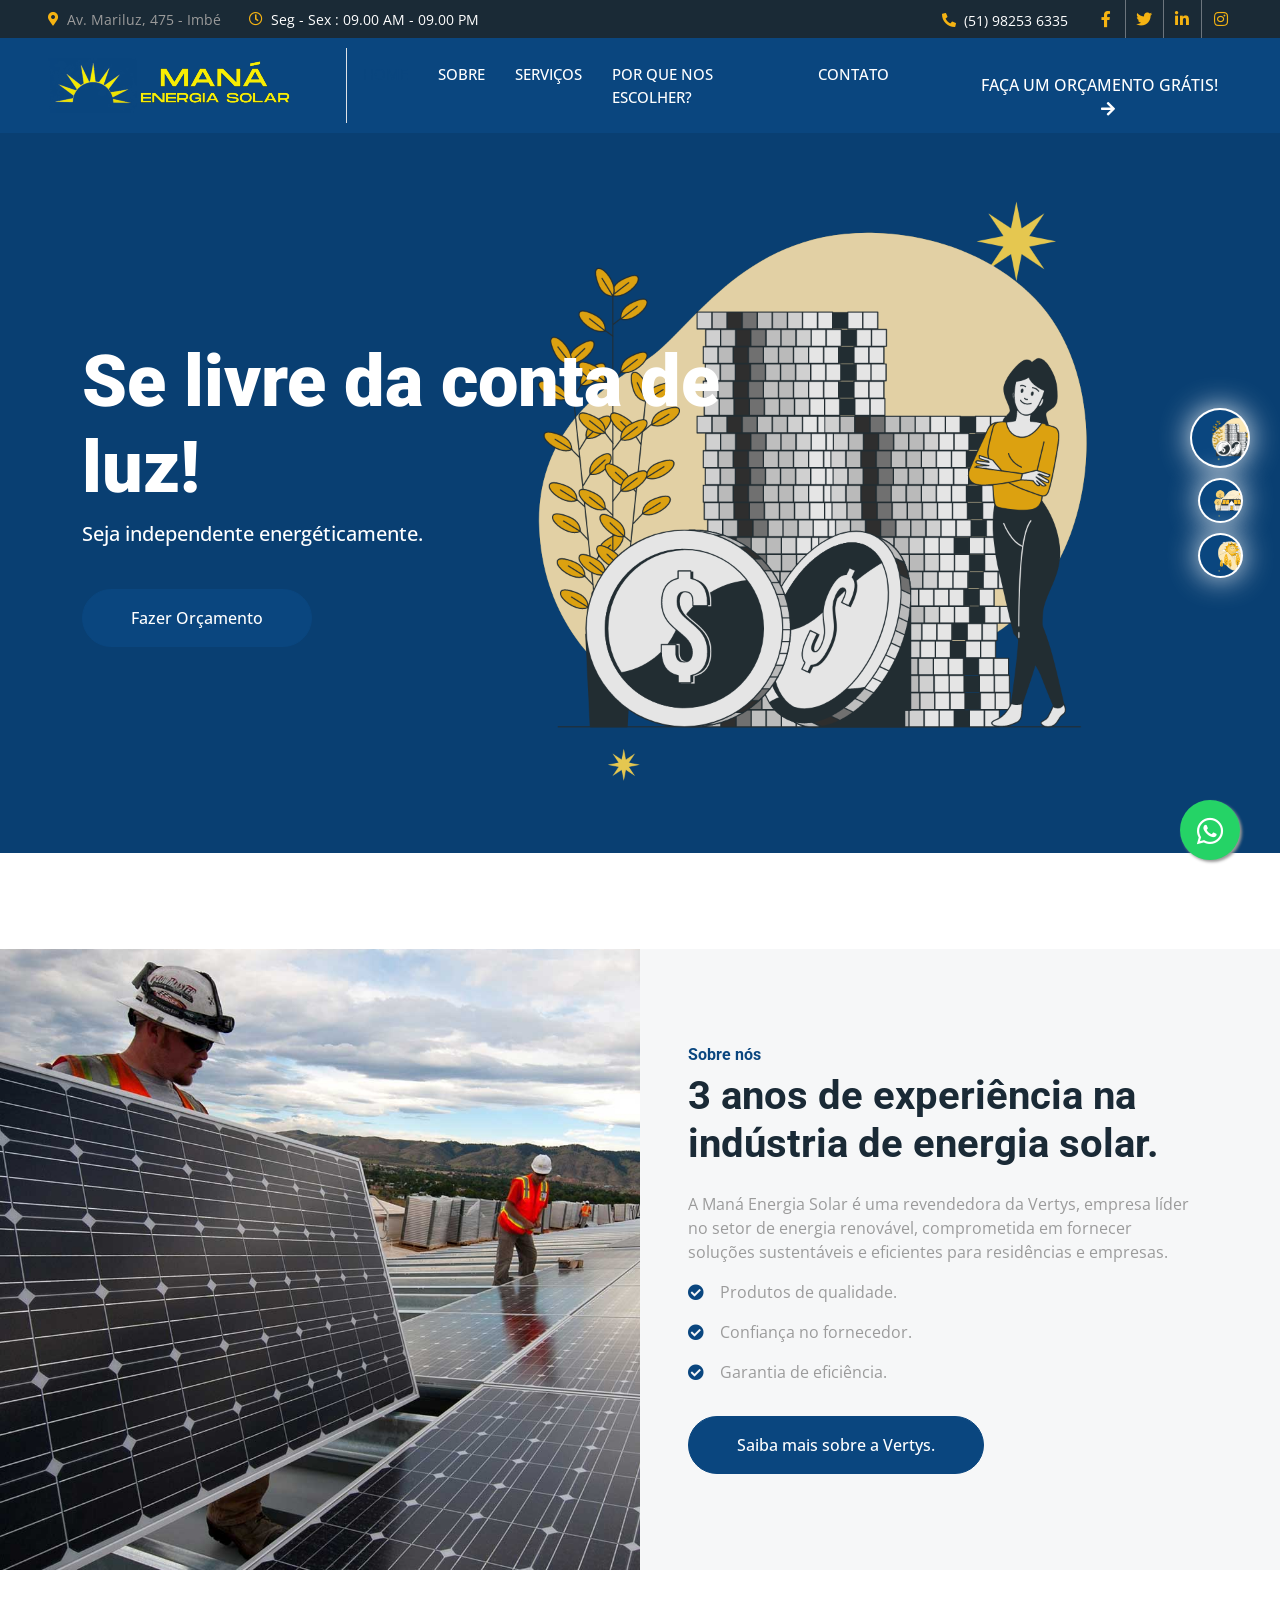
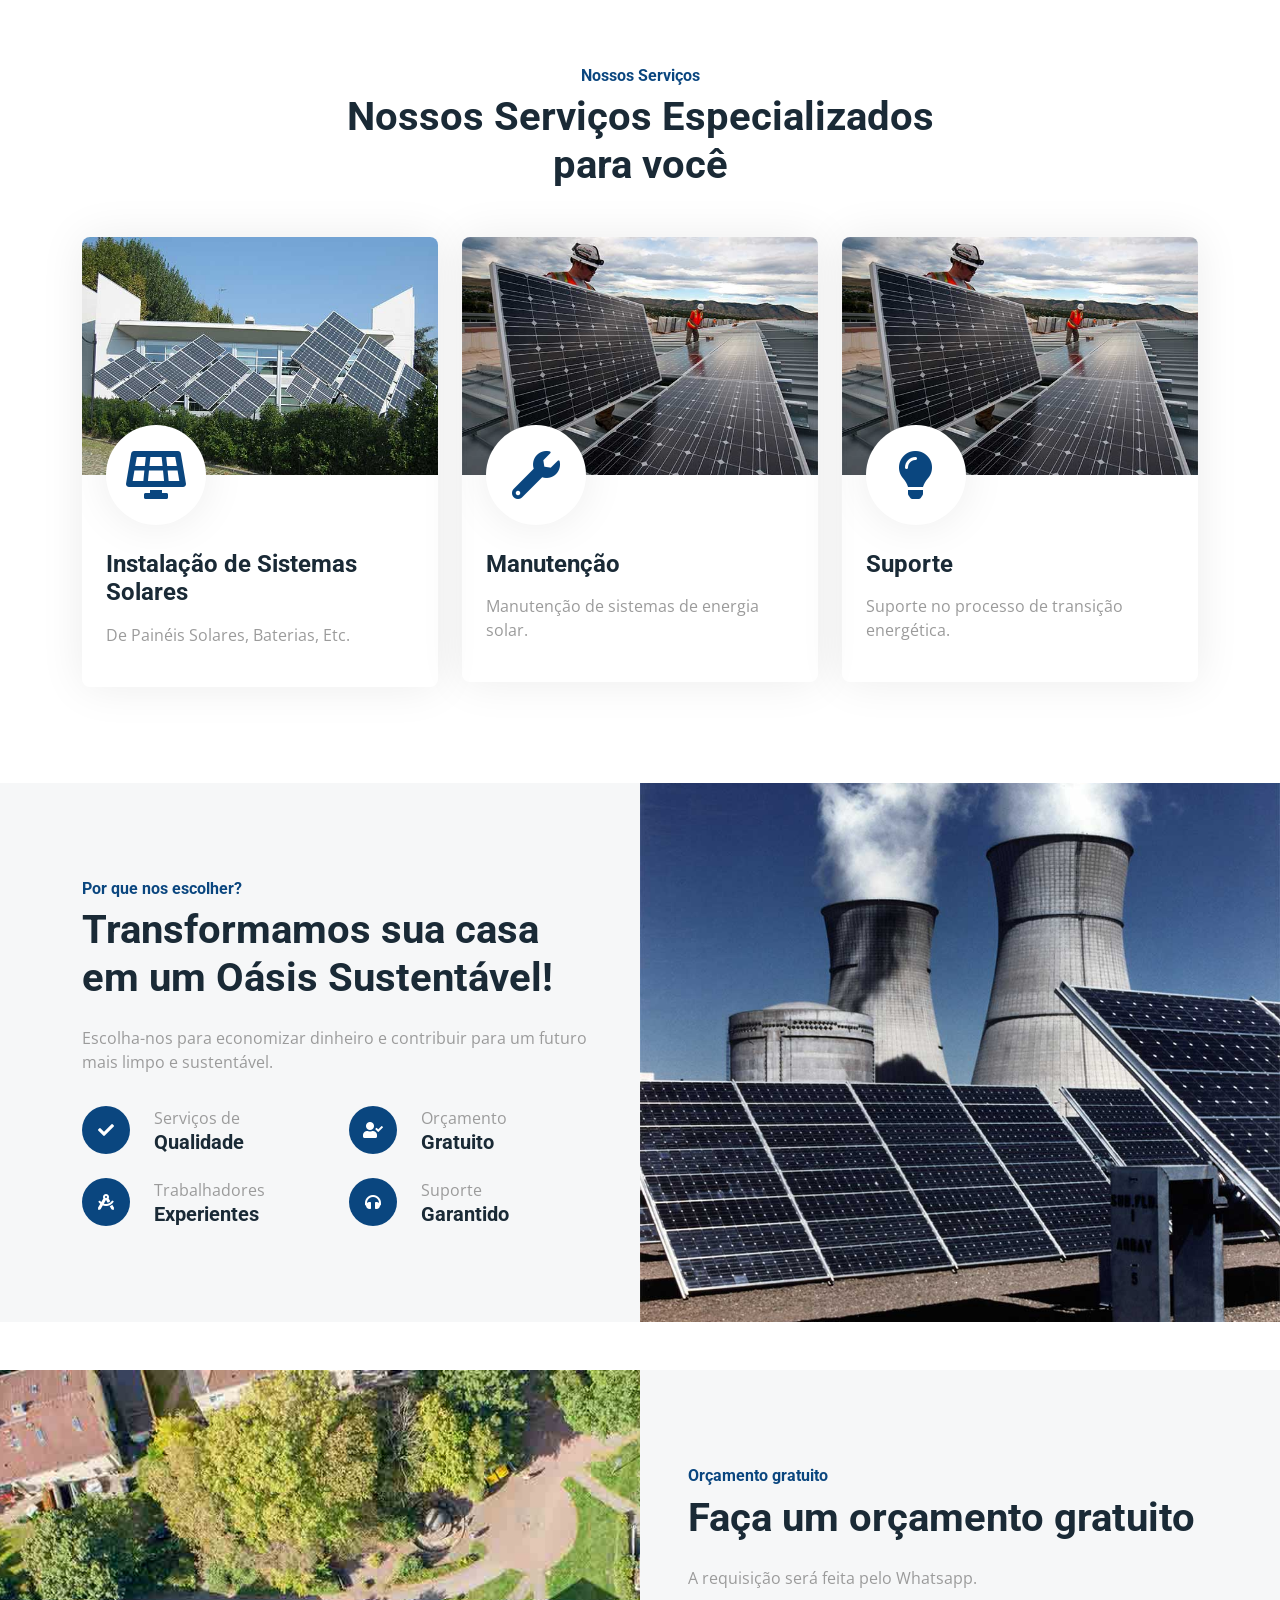
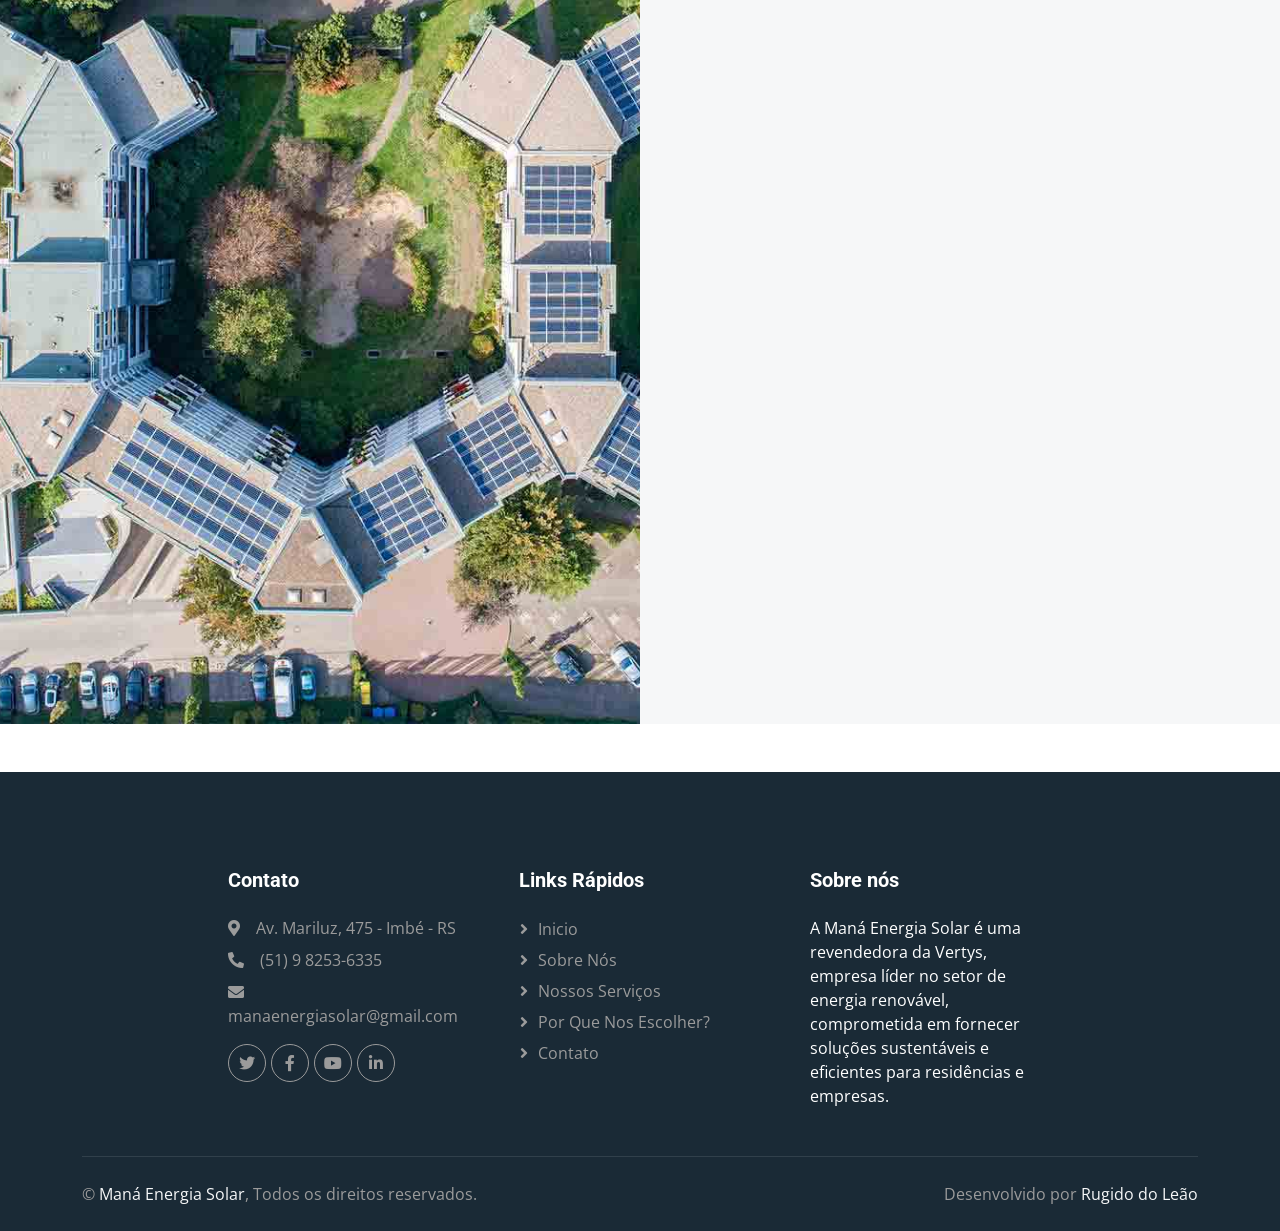
<file: index.html>
<!DOCTYPE html>
<html lang="en">

<head>
    <meta charset="utf-8">
    <title>Maná Energia Solar</title>
    <meta content="width=device-width, initial-scale=1.0" name="viewport">
    <meta http-equiv='cache-control' content='no-cache'>
    <meta http-equiv='expires' content='0'>
    <meta http-equiv='pragma' content='no-cache'>
    <meta content="" name="keywords">
    <meta content="" name="description">

    <!-- Favicon -->
    <link href="img/favicon.ico" rel="icon">

    <!-- Google Web Fonts -->
    <link rel="preconnect" href="https://fonts.googleapis.com">
    <link rel="preconnect" href="https://fonts.gstatic.com" crossorigin>
    <link href="https://fonts.googleapis.com/css2?family=Open+Sans:wght@400;500&family=Roboto:wght@500;700;900&display=swap" rel="stylesheet"> 

    <!-- Icon Font Stylesheet -->
    <link href="https://cdnjs.cloudflare.com/ajax/libs/font-awesome/5.10.0/css/all.min.css" rel="stylesheet">
    <link href="https://cdn.jsdelivr.net/npm/bootstrap-icons@1.4.1/font/bootstrap-icons.css" rel="stylesheet">

    <!-- Libraries Stylesheet -->
    <link href="lib/animate/animate.min.css" rel="stylesheet">
    <link href="lib/owlcarousel/assets/owl.carousel.min.css" rel="stylesheet">
    <link href="lib/lightbox/css/lightbox.min.css" rel="stylesheet">

    <!-- Customized Bootstrap Stylesheet -->
    <link href="css/bootstrap.min.css" rel="stylesheet">

    <!-- Template Stylesheet -->
    <link href="css/style.css" rel="stylesheet">
</head>

<body>
    <!-- Spinner Start -->
    <div id="spinner" class="show bg-white position-fixed translate-middle w-100 vh-100 top-50 start-50 d-flex align-items-center justify-content-center">
        <div class="spinner-border yellow text-primary" style="width: 3rem; height: 3rem;" role="status">
            <span class="sr-only">Carregando...</span>
        </div>
    </div>
    <!-- Spinner End -->


    <!-- Topbar Start -->
    <div class="container-fluid bg-dark p-0">
        <div class="row gx-0 d-none d-lg-flex">
            <div class="col-lg-7 px-5 text-start">
                <div class="h-100 d-inline-flex align-items-center me-4">
                    <small class="fa fa-map-marker-alt yellow text-primary me-2"></small>
                    <small>Av. Mariluz, 475 - Imbé</small>
                </div>
                <div class="h-100 d-inline-flex align-items-center">
                    <small class="far fa-clock yellow text-primary me-2"></small>
                    <small class="white">Seg - Sex : 09.00 AM - 09.00 PM</small>
                </div>
            </div>
            <div class="col-lg-5 px-5 text-end">
                <div class="h-100 d-inline-flex align-items-center me-4">
                    <small class="fa fa-phone-alt yellow text-primary me-2"></small>
                    <small class="white">(51) 98253 6335</small>
                </div>
                <div class="h-100 d-inline-flex align-items-center mx-n2">
                    <a class="btn btn-square btn-link yellow rounded-0 border-0 border-end border-secondary" href=""><i class="fab fa-facebook-f"></i></a>
                    <a class="btn btn-square btn-link yellow rounded-0 border-0 border-end border-secondary" href=""><i class="fab fa-twitter"></i></a>
                    <a class="btn btn-square btn-link yellow rounded-0 border-0 border-end border-secondary" href=""><i class="fab fa-linkedin-in"></i></a>
                    <a class="btn btn-square btn-link yellow rounded-0" href=""><i class="fab fa-instagram"></i></a>
                </div>
            </div>
        </div>
    </div>
    <!-- Topbar End -->


    <!-- Navbar Start -->
    <nav class="navbar navbar-expand-lg navbar-custom-color navbar-light sticky-top p-0">
        <a href="index.html" class="navbar-brand d-flex align-items-center border-end px-4 px-lg-5">
        <!-- <h2 class="m-0 text-primary">Maná Energia Solar</h2> -->
        <img src="https://marciolopesjr.github.io/manaenergia/img/logo-mana.png" width="250" height="55" alt="">
        </a>
        <button type="button" class="navbar-toggler me-4" data-bs-toggle="collapse" data-bs-target="#navbarCollapse">
            <span class="navbar-toggler-icon"></span>
        </button>
        <div class="collapse navbar-collapse" id="navbarCollapse">
            <div class="navbar-nav ms-auto p-4 p-lg-0">
                <a href="index.html" class="nav-item nav-link active">Home</a>
                <a href="#about" class="nav-item nav-link">Sobre</a>
                <a href="#services" class="nav-item nav-link">Serviços</a>
                <a href="#why-us" class="nav-item nav-link">Por que nos escolher?</a>
                <a href="#contact" class="nav-item nav-link">Contato</a>
            </div>
            <a href="https://whatsform.com/39elFk" class="btn btn-primary rounded-0 py-4 px-lg-5 d-none d-lg-block">FAÇA UM ORÇAMENTO GRÁTIS!<i class="fa fa-arrow-right ms-3"></i></a>
        </div>
    </nav>
    <!-- Navbar End -->


    <!-- Carousel Start -->
    <div class="container-fluid p-0 pb-5 wow fadeIn" data-wow-delay="0.1s">
        <div class="owl-carousel header-carousel position-relative">
            <div class="owl-carousel-item position-relative" data-dot="<img src='img/img-1.png'>">
                <img class="img-fluid" src="img/img-1.png" alt="">
                <div class="owl-carousel-inner">
                    <div class="container">
                        <div class="row justify-content-start">
                            <div class="col-10 col-lg-8">
                                <h1 class="display-2 text-white animated slideInDown">Se livre da conta de luz!</h1>
                                <p class="fs-5 fw-medium text-white mb-4 pb-3">Seja independente energéticamente.</p>
                                <a href="https://whatsform.com/39elFk" class="btn btn-primary rounded-pill py-3 px-5 animated slideInLeft">Fazer Orçamento</a>
                            </div>
                        </div>
                    </div>
                </div>
            </div>
            <div class="owl-carousel-item position-relative" data-dot="<img src='img/img-2.png'>">
                <img class="img-fluid" src="img/img-2.png" alt="">
                <div class="owl-carousel-inner">
                    <div class="container">
                        <div class="row justify-content-start">
                            <div class="col-10 col-lg-8">
                                <h1 class="display-2 text-white animated slideInDown">Valorize seu imóvel!</h1>
                                <p class="fs-5 fw-medium text-white mb-4 pb-3">Estudos* mostram que os imóveis com sistema de energia solar se valorizam em média 8%.

                                    A energia solar adiciona valor a sua empresa, auxiliando na imagem positiva que terão da sua marca. Agiliza e facilita a venda e locação do imóvel. *Fonte: SunPower</p>
                                <a href="https://whatsform.com/39elFk" class="btn btn-primary rounded-pill py-3 px-5 animated slideInLeft">Fazer orçamento</a>
                            </div>
                        </div>
                    </div>
                </div>
            </div>
            <div class="owl-carousel-item position-relative" data-dot="<img src='img/img-3.png'>">
                <img class="img-fluid" src="img/img-3.png" alt="">
                <div class="owl-carousel-inner">
                    <div class="container">
                        <div class="row justify-content-start">
                            <div class="col-10 col-lg-8">
                                <h1 class="display-2 text-white animated slideInDown">Faça bem ao meio ambiente!</h1>
                                <p class="fs-5 fw-medium text-white mb-4 pb-3">Você economiza dinheiro, a Terra economiza valorosos recursos. Assim, nos sentimos menos desconfortáveis sobre a maneira como consumimos energia.</p>
                                <a href="https://whatsform.com/39elFk" class="btn btn-primary rounded-pill py-3 px-5 animated slideInLeft">Fazer Orçamento</a>
                            </div>
                        </div>
                    </div>
                </div>
            </div>
        </div>
    </div>
    <!-- Carousel End -->


    <!-- Feature Start 
    <div class="container-xxl py-5">
        <div class="container">
            <div class="row g-5">
                <div class="col-md-6 col-lg-3 wow fadeIn" data-wow-delay="0.1s">
                    <div class="d-flex align-items-center mb-4">
                        <div class="btn-lg-square bg-primary rounded-circle me-3">
                            <i class="fa fa-users text-white"></i>
                        </div>
                        <h1 class="mb-0" data-toggle="counter-up">120</h1>
                    </div>
                    <h5 class="mb-3">Parcele em até</h5>
                    <span>Vezes!</span>
                </div>
                <div class="col-md-6 col-lg-3 wow fadeIn" data-wow-delay="0.3s">
                    <div class="d-flex align-items-center mb-4">
                        <div class="btn-lg-square bg-primary rounded-circle me-3">
                            <i class="fa fa-check text-white"></i>
                        </div>
                        <h1 class="mb-0" data-toggle="counter-up">4234</h1>
                    </div>
                    <h5 class="mb-3">Project Done</h5>
                    <span>Tempor erat elitr rebum at clita. Diam dolor diam ipsum sit</span>
                </div>
                <div class="col-md-6 col-lg-3 wow fadeIn" data-wow-delay="0.5s">
                    <div class="d-flex align-items-center mb-4">
                        <div class="btn-lg-square bg-primary rounded-circle me-3">
                            <i class="fa fa-award text-white"></i>
                        </div>
                        <h1 class="mb-0" data-toggle="counter-up">3123</h1>
                    </div>
                    <h5 class="mb-3">Awards Win</h5>
                    <span>Tempor erat elitr rebum at clita. Diam dolor diam ipsum sit</span>
                </div>
                <div class="col-md-6 col-lg-3 wow fadeIn" data-wow-delay="0.7s">
                    <div class="d-flex align-items-center mb-4">
                        <div class="btn-lg-square bg-primary rounded-circle me-3">
                            <i class="fa fa-users-cog text-white"></i>
                        </div>
                        <h1 class="mb-0" data-toggle="counter-up">1831</h1>
                    </div>
                    <h5 class="mb-3">Expert Workers</h5>
                    <span>Tempor erat elitr rebum at clita. Diam dolor diam ipsum sit</span>
                </div>
            </div>
        </div>
    </div>
    Feature Start -->


    <!-- About Start -->
    <div class="container-fluid bg-light overflow-hidden my-5 px-lg-0">
        <div id="about" class="container about px-lg-0">
            <div class="row g-0 mx-lg-0">
                <div class="col-lg-6 ps-lg-0 wow fadeIn" data-wow-delay="0.1s" style="min-height: 400px;">
                    <div class="position-relative h-100">
                        <img class="position-absolute img-fluid w-100 h-100" src="img/about.jpg" style="object-fit: cover;" alt="">
                    </div>
                </div>
                <div class="col-lg-6 about-text py-5 wow fadeIn" data-wow-delay="0.5s">
                    <div class="p-lg-5 pe-lg-0">
                        <h6 class="text-primary">Sobre nós</h6>
                        <h1 class="mb-4">3 anos de experiência na indústria de energia solar.</h1>
                        <p>A Maná Energia Solar é uma revendedora da Vertys, empresa líder no setor de energia renovável, comprometida em fornecer soluções sustentáveis e eficientes para residências e empresas.</p>
                        <p><i class="fa fa-check-circle text-primary me-3"></i>Produtos de qualidade.</p>
                        <p><i class="fa fa-check-circle text-primary me-3"></i>Confiança no fornecedor.</p>
                        <p><i class="fa fa-check-circle text-primary me-3"></i>Garantia de eficiência.</p>
                        <a href="https://institucional.vertysgroup.com/" class="btn btn-primary rounded-pill py-3 px-5 mt-3">Saiba mais sobre a Vertys.</a>
                    </div>
                </div>
            </div>
        </div>
    </div>
    <!-- About End -->


    <!-- Service Start -->
    <div class="container-xxl py-5">
        <div id="services" class="container">
            <div class="text-center mx-auto mb-5 wow fadeInUp" data-wow-delay="0.1s" style="max-width: 600px;">
                <h6 class="text-primary">Nossos Serviços</h6>
                <h1 class="mb-4">Nossos Serviços Especializados para você</h1>
            </div>
            <div class="row g-4">
                <div class="col-md-6 col-lg-4 wow fadeInUp" data-wow-delay="0.1s">
                    <div class="service-item rounded overflow-hidden">
                        <img class="img-fluid" src="img/img-600x400-1.jpg" alt="">
                        <div class="position-relative p-4 pt-0">
                            <div class="service-icon">
                                <i class="fa fa-solar-panel fa-3x"></i>
                            </div>
                            <h4 class="mb-3">Instalação de Sistemas Solares</h4>
                            <p>De Painéis Solares, Baterias, Etc.</p>
                        </div>
                    </div>
                </div>
                <div class="col-md-6 col-lg-4 wow fadeInUp" data-wow-delay="0.3s">
                    <div class="service-item rounded overflow-hidden">
                        <img class="img-fluid" src="img/img-600x400-3.jpg" alt="">
                        <div class="position-relative p-4 pt-0">
                            <div class="service-icon">
                                <i class="fa fa-wrench fa-3x"></i>
                            </div>
                            <h4 class="mb-3">Manutenção</h4>
                            <p>Manutenção de sistemas de energia solar.</p>
                        </div>
                    </div>
                </div>
                <div class="col-md-6 col-lg-4 wow fadeInUp" data-wow-delay="0.5s">
                    <div class="service-item rounded overflow-hidden">
                        <img class="img-fluid" src="img/img-600x400-3.jpg" alt="">
                        <div class="position-relative p-4 pt-0">
                            <div class="service-icon">
                                <i class="fa fa-lightbulb fa-3x"></i>
                            </div>
                            <h4 class="mb-3">Suporte</h4>
                            <p>Suporte no processo de transição energética.</p>
                        </div>
                    </div>
                </div>
            </div>
        </div>
    </div>
    <!-- Service End -->


    <!-- Feature Start -->
    <div class="container-fluid bg-light overflow-hidden my-5 px-lg-0">
        <div id="why-us" class="container feature px-lg-0">
            <div class="row g-0 mx-lg-0">
                <div class="col-lg-6 feature-text py-5 wow fadeIn" data-wow-delay="0.1s">
                    <div class="p-lg-5 ps-lg-0">
                        <h6 class="text-primary">Por que nos escolher?</h6>
                        <h1 class="mb-4">Transformamos sua casa em um Oásis Sustentável!</h1>
                        <p class="mb-4 pb-2">Escolha-nos para economizar dinheiro e contribuir para um futuro mais limpo e sustentável.</p>
                        <div class="row g-4">
                            <div class="col-6">
                                <div class="d-flex align-items-center">
                                    <div class="btn-lg-square bg-primary rounded-circle">
                                        <i class="fa fa-check text-white"></i>
                                    </div>
                                    <div class="ms-4">
                                        <p class="mb-0">Serviços de</p>
                                        <h5 class="mb-0">Qualidade</h5>
                                    </div>
                                </div>
                            </div>
                            <div class="col-6">
                                <div class="d-flex align-items-center">
                                    <div class="btn-lg-square bg-primary rounded-circle">
                                        <i class="fa fa-user-check text-white"></i>
                                    </div>
                                    <div class="ms-4">
                                        <p class="mb-0">Orçamento</p>
                                        <h5 class="mb-0">Gratuito</h5>
                                    </div>
                                </div>
                            </div>
                            <div class="col-6">
                                <div class="d-flex align-items-center">
                                    <div class="btn-lg-square bg-primary rounded-circle">
                                        <i class="fa fa-drafting-compass text-white"></i>
                                    </div>
                                    <div class="ms-4">
                                        <p class="mb-0">Trabalhadores</p>
                                        <h5 class="mb-0">Experientes</h5>
                                    </div>
                                </div>
                            </div>
                            <div class="col-6">
                                <div class="d-flex align-items-center">
                                    <div class="btn-lg-square bg-primary rounded-circle">
                                        <i class="fa fa-headphones text-white"></i>
                                    </div>
                                    <div class="ms-4">
                                        <p class="mb-0">Suporte</p>
                                        <h5 class="mb-0">Garantido</h5>
                                    </div>
                                </div>
                            </div>
                        </div>
                    </div>
                </div>
                <div class="col-lg-6 pe-lg-0 wow fadeIn" data-wow-delay="0.5s" style="min-height: 400px;">
                    <div class="position-relative h-100">
                        <img class="position-absolute img-fluid w-100 h-100" src="img/feature.jpg" style="object-fit: cover;" alt="">
                    </div>
                </div>
            </div>
        </div>
    </div>
    <!-- Feature End -->


    <!-- Projects Start 
    <div class="container-xxl py-5">
        <div class="container">
            <div class="text-center mx-auto mb-5 wow fadeInUp" data-wow-delay="0.1s" style="max-width: 600px;">
                <h6 class="text-primary">Our Projects</h6>
                <h1 class="mb-4">Visit Our Latest Solar And Renewable Energy Projects</h1>
            </div>
            <div class="row mt-n2 wow fadeInUp" data-wow-delay="0.3s">
                <div class="col-12 text-center">
                    <ul class="list-inline mb-5" id="portfolio-flters">
                        <li class="mx-2 active" data-filter="*">All</li>
                        <li class="mx-2" data-filter=".first">Solar Panels</li>
                        <li class="mx-2" data-filter=".second">Wind Turbines</li>
                        <li class="mx-2" data-filter=".third">Hydropower Plants</li>
                    </ul>
                </div>
            </div>
            <div class="row g-4 portfolio-container wow fadeInUp" data-wow-delay="0.5s">
                <div class="col-lg-4 col-md-6 portfolio-item first">
                    <div class="portfolio-img rounded overflow-hidden">
                        <img class="img-fluid" src="img/img-600x400-6.jpg" alt="">
                        <div class="portfolio-btn">
                            <a class="btn btn-lg-square btn-outline-light rounded-circle mx-1" href="img/img-600x400-6.jpg" data-lightbox="portfolio"><i class="fa fa-eye"></i></a>
                            <a class="btn btn-lg-square btn-outline-light rounded-circle mx-1" href=""><i class="fa fa-link"></i></a>
                        </div>
                    </div>
                    <div class="pt-3">
                        <p class="text-primary mb-0">Solar Panels</p>
                        <hr class="text-primary w-25 my-2">
                        <h5 class="lh-base">We Are pioneers of solar & renewable energy industry</h5>
                    </div>
                </div>
                <div class="col-lg-4 col-md-6 portfolio-item second">
                    <div class="portfolio-img rounded overflow-hidden">
                        <img class="img-fluid" src="img/img-600x400-5.jpg" alt="">
                        <div class="portfolio-btn">
                            <a class="btn btn-lg-square btn-outline-light rounded-circle mx-1" href="img/img-600x400-5.jpg" data-lightbox="portfolio"><i class="fa fa-eye"></i></a>
                            <a class="btn btn-lg-square btn-outline-light rounded-circle mx-1" href=""><i class="fa fa-link"></i></a>
                        </div>
                    </div>
                    <div class="pt-3">
                        <p class="text-primary mb-0">Wind Turbines</p>
                        <hr class="text-primary w-25 my-2">
                        <h5 class="lh-base">We Are pioneers of solar & renewable energy industry</h5>
                    </div>
                </div>
                <div class="col-lg-4 col-md-6 portfolio-item third">
                    <div class="portfolio-img rounded overflow-hidden">
                        <img class="img-fluid" src="img/img-600x400-4.jpg" alt="">
                        <div class="portfolio-btn">
                            <a class="btn btn-lg-square btn-outline-light rounded-circle mx-1" href="img/img-600x400-4.jpg" data-lightbox="portfolio"><i class="fa fa-eye"></i></a>
                            <a class="btn btn-lg-square btn-outline-light rounded-circle mx-1" href=""><i class="fa fa-link"></i></a>
                        </div>
                    </div>
                    <div class="pt-3">
                        <p class="text-primary mb-0">Hydropower Plants</p>
                        <hr class="text-primary w-25 my-2">
                        <h5 class="lh-base">We Are pioneers of solar & renewable energy industry</h5>
                    </div>
                </div>
                <div class="col-lg-4 col-md-6 portfolio-item first">
                    <div class="portfolio-img rounded overflow-hidden">
                        <img class="img-fluid" src="img/img-600x400-3.jpg" alt="">
                        <div class="portfolio-btn">
                            <a class="btn btn-lg-square btn-outline-light rounded-circle mx-1" href="img/img-600x400-3.jpg" data-lightbox="portfolio"><i class="fa fa-eye"></i></a>
                            <a class="btn btn-lg-square btn-outline-light rounded-circle mx-1" href=""><i class="fa fa-link"></i></a>
                        </div>
                    </div>
                    <div class="pt-3">
                        <p class="text-primary mb-0">Solar Panels</p>
                        <hr class="text-primary w-25 my-2">
                        <h5 class="lh-base">We Are pioneers of solar & renewable energy industry</h5>
                    </div>
                </div>
                <div class="col-lg-4 col-md-6 portfolio-item second">
                    <div class="portfolio-img rounded overflow-hidden">
                        <img class="img-fluid" src="img/img-600x400-2.jpg" alt="">
                        <div class="portfolio-btn">
                            <a class="btn btn-lg-square btn-outline-light rounded-circle mx-1" href="img/img-600x400-2.jpg" data-lightbox="portfolio"><i class="fa fa-eye"></i></a>
                            <a class="btn btn-lg-square btn-outline-light rounded-circle mx-1" href=""><i class="fa fa-link"></i></a>
                        </div>
                    </div>
                    <div class="pt-3">
                        <p class="text-primary mb-0">Wind Turbines</p>
                        <hr class="text-primary w-25 my-2">
                        <h5 class="lh-base">We Are pioneers of solar & renewable energy industry</h5>
                    </div>
                </div>
                <div class="col-lg-4 col-md-6 portfolio-item third">
                    <div class="portfolio-img rounded overflow-hidden">
                        <img class="img-fluid" src="img/img-600x400-1.jpg" alt="">
                        <div class="portfolio-btn">
                            <a class="btn btn-lg-square btn-outline-light rounded-circle mx-1" href="img/img-600x400-1.jpg" data-lightbox="portfolio"><i class="fa fa-eye"></i></a>
                            <a class="btn btn-lg-square btn-outline-light rounded-circle mx-1" href=""><i class="fa fa-link"></i></a>
                        </div>
                    </div>
                    <div class="pt-3">
                        <p class="text-primary mb-0">Hydropower Plants</p>
                        <hr class="text-primary w-25 my-2">
                        <h5 class="lh-base">We Are pioneers of solar & renewable energy industry</h5>
                    </div>
                </div>
            </div>
        </div>
    </div>
     Projects End -->


    <!-- Quote Start -->
    <div class="container-fluid bg-light overflow-hidden my-5 px-lg-0">
        <div class="container quote px-lg-0">
            <div class="row g-0 mx-lg-0">
                <div class="col-lg-6 ps-lg-0 wow fadeIn" data-wow-delay="0.1s" style="min-height: 400px;">
                    <div class="position-relative h-100">
                        <img class="position-absolute img-fluid w-100 h-100" src="img/quote.jpg" style="object-fit: cover;" alt="">
                    </div>
                </div>
                <div class="col-lg-6 quote-text py-5 wow fadeIn" data-wow-delay="0.5s">
                    <div class="p-lg-5 pe-lg-0">
                        <h6 class="text-primary">Orçamento gratuito</h6>
                        <h1 class="mb-4">Faça um orçamento gratuito</h1>
                        <p class="mb-4 pb-2">A requisição será feita pelo Whatsapp.</p>
                        <div><iframe src="https://whatsform.com/39elFk"  width="100%" height="600" frameBorder="0"></iframe></div>
                    </div>
                </div>
            </div>
        </div>
    </div>
    <!-- Quote End -->


    <!-- Team Start
    <div class="container-xxl py-5">
        <div class="container">
            <div class="text-center mx-auto mb-5 wow fadeInUp" data-wow-delay="0.1s" style="max-width: 600px;">
                <h6 class="text-primary">Team Member</h6>
                <h1 class="mb-4">Experienced Team Members</h1>
            </div>
            <div class="row g-4">
                <div class="col-lg-4 col-md-6 wow fadeInUp" data-wow-delay="0.1s">
                    <div class="team-item rounded overflow-hidden">
                        <div class="d-flex">
                            <img class="img-fluid w-75" src="img/team-1.jpg" alt="">
                            <div class="team-social w-25">
                                <a class="btn btn-lg-square btn-outline-primary rounded-circle mt-3" href=""><i class="fab fa-facebook-f"></i></a>
                                <a class="btn btn-lg-square btn-outline-primary rounded-circle mt-3" href=""><i class="fab fa-twitter"></i></a>
                                <a class="btn btn-lg-square btn-outline-primary rounded-circle mt-3" href=""><i class="fab fa-instagram"></i></a>
                            </div>
                        </div>
                        <div class="p-4">
                            <h5>Full Name</h5>
                            <span>Designation</span>
                        </div>
                    </div>
                </div>
                <div class="col-lg-4 col-md-6 wow fadeInUp" data-wow-delay="0.3s">
                    <div class="team-item rounded overflow-hidden">
                        <div class="d-flex">
                            <img class="img-fluid w-75" src="img/team-2.jpg" alt="">
                            <div class="team-social w-25">
                                <a class="btn btn-lg-square btn-outline-primary rounded-circle mt-3" href=""><i class="fab fa-facebook-f"></i></a>
                                <a class="btn btn-lg-square btn-outline-primary rounded-circle mt-3" href=""><i class="fab fa-twitter"></i></a>
                                <a class="btn btn-lg-square btn-outline-primary rounded-circle mt-3" href=""><i class="fab fa-instagram"></i></a>
                            </div>
                        </div>
                        <div class="p-4">
                            <h5>Full Name</h5>
                            <span>Designation</span>
                        </div>
                    </div>
                </div>
                <div class="col-lg-4 col-md-6 wow fadeInUp" data-wow-delay="0.5s">
                    <div class="team-item rounded overflow-hidden">
                        <div class="d-flex">
                            <img class="img-fluid w-75" src="img/team-3.jpg" alt="">
                            <div class="team-social w-25">
                                <a class="btn btn-lg-square btn-outline-primary rounded-circle mt-3" href=""><i class="fab fa-facebook-f"></i></a>
                                <a class="btn btn-lg-square btn-outline-primary rounded-circle mt-3" href=""><i class="fab fa-twitter"></i></a>
                                <a class="btn btn-lg-square btn-outline-primary rounded-circle mt-3" href=""><i class="fab fa-instagram"></i></a>
                            </div>
                        </div>
                        <div class="p-4">
                            <h5>Full Name</h5>
                            <span>Designation</span>
                        </div>
                    </div>
                </div>
            </div>
        </div>
    </div>
     Team End -->


    <!-- Testimonial Start 
    <div class="container-xxl py-5">
        <div class="container">
            <div class="text-center mx-auto mb-5 wow fadeInUp" data-wow-delay="0.1s" style="max-width: 600px;">
                <h6 class="text-primary">Testimonial</h6>
                <h1 class="mb-4">What Our Clients Say!</h1>
            </div>
            <div class="owl-carousel testimonial-carousel wow fadeInUp" data-wow-delay="0.1s">
                <div class="testimonial-item text-center">
                    <div class="testimonial-img position-relative">
                        <img class="img-fluid rounded-circle mx-auto mb-5" src="img/testimonial-1.jpg">
                        <div class="btn-square bg-primary rounded-circle">
                            <i class="fa fa-quote-left text-white"></i>
                        </div>
                    </div>
                    <div class="testimonial-text text-center rounded p-4">
                        <p>Clita clita tempor justo dolor ipsum amet kasd amet duo justo duo duo labore sed sed. Magna ut diam sit et amet stet eos sed clita erat magna elitr erat sit sit erat at rebum justo sea clita.</p>
                        <h5 class="mb-1">Client Name</h5>
                        <span class="fst-italic">Profession</span>
                    </div>
                </div>
                <div class="testimonial-item text-center">
                    <div class="testimonial-img position-relative">
                        <img class="img-fluid rounded-circle mx-auto mb-5" src="img/testimonial-2.jpg">
                        <div class="btn-square bg-primary rounded-circle">
                            <i class="fa fa-quote-left text-white"></i>
                        </div>
                    </div>
                    <div class="testimonial-text text-center rounded p-4">
                        <p>Clita clita tempor justo dolor ipsum amet kasd amet duo justo duo duo labore sed sed. Magna ut diam sit et amet stet eos sed clita erat magna elitr erat sit sit erat at rebum justo sea clita.</p>
                        <h5 class="mb-1">Client Name</h5>
                        <span class="fst-italic">Profession</span>
                    </div>
                </div>
                <div class="testimonial-item text-center">
                    <div class="testimonial-img position-relative">
                        <img class="img-fluid rounded-circle mx-auto mb-5" src="img/testimonial-3.jpg">
                        <div class="btn-square bg-primary rounded-circle">
                            <i class="fa fa-quote-left text-white"></i>
                        </div>
                    </div>
                    <div class="testimonial-text text-center rounded p-4">
                        <p>Clita clita tempor justo dolor ipsum amet kasd amet duo justo duo duo labore sed sed. Magna ut diam sit et amet stet eos sed clita erat magna elitr erat sit sit erat at rebum justo sea clita.</p>
                        <h5 class="mb-1">Client Name</h5>
                        <span class="fst-italic">Profession</span>
                    </div>
                </div>
            </div>
        </div>
    </div>
    Testimonial End -->


    <!-- Footer Start -->
    <div id="contact" class="container-fluid bg-dark text-body footer mt-5 pt-5 wow fadeIn" data-wow-delay="0.1s">
        <div class="container py-5">
            <div class="row g-5 justify-content-center">
                <div class="col-lg-3 col-md-6">
                    <h5 class="text-white mb-4">Contato</h5>
                    <p class="mb-2"><i class="fa fa-map-marker-alt me-3"></i>Av. Mariluz, 475 - Imbé - RS</p>
                    <p class="mb-2"><i class="fa fa-phone-alt me-3"></i>(51) 9 8253-6335</p>
                    <p class="mb-2"><i class="fa fa-envelope me-3"></i>manaenergiasolar@gmail.com</p>
                    <div class="d-flex pt-2">
                        <a class="btn btn-square btn-outline-light btn-social" href=""><i class="fab fa-twitter"></i></a>
                        <a class="btn btn-square btn-outline-light btn-social" href=""><i class="fab fa-facebook-f"></i></a>
                        <a class="btn btn-square btn-outline-light btn-social" href=""><i class="fab fa-youtube"></i></a>
                        <a class="btn btn-square btn-outline-light btn-social" href=""><i class="fab fa-linkedin-in"></i></a>
                    </div>
                </div>
                <div class="col-lg-3 col-md-6">
                    <h5 class="text-white mb-4">Links Rápidos</h5>
                    <a class="btn btn-link" href="">Inicio</a>
                    <a class="btn btn-link" href="">Sobre nós</a>
                    <a class="btn btn-link" href="">Nossos serviços</a>
                    <a class="btn btn-link" href="">Por que nos escolher?</a>
                    <a class="btn btn-link" href="">Contato</a>
                </div>
                <div class="col-lg-3 col-md-6">
                    <h5 class="text-white mb-4">Sobre nós</h5>
                    <h7 class="text-white">A Maná Energia Solar é uma revendedora da Vertys, empresa líder no setor de energia renovável, comprometida em fornecer soluções sustentáveis e eficientes para residências e empresas. </h7>
                </div>
            </div>
        </div>
        <div class="container">
            <div class="copyright">
                <div class="row">
                    <div class="col-md-6 text-center text-md-start mb-3 mb-md-0">
                        &copy; <a href="#">Maná Energia Solar</a>, Todos os direitos reservados.
                    </div>
                    <div class="col-md-6 text-center text-md-end">
                        Desenvolvido por <a href="https://rugidodoleao.com.br/home">Rugido do Leão</a>
                    </div>
                </div>
            </div>
        </div>
    </div>
    <!-- Footer End -->


        <!-- Whastapp Floating Button -->
        <a href="https://api.whatsapp.com/send?phone=555192536335&text=Quero%20um%20or%C3%A7amento!" class="float" target="_blank">
        <i class="fab fa-whatsapp my-float"></i></a>

    <!-- JavaScript Libraries -->
    <script src="https://code.jquery.com/jquery-3.4.1.min.js"></script>
    <script src="https://cdn.jsdelivr.net/npm/bootstrap@5.0.0/dist/js/bootstrap.bundle.min.js"></script>
    <script src="lib/wow/wow.min.js"></script>
    <script src="lib/easing/easing.min.js"></script>
    <script src="lib/waypoints/waypoints.min.js"></script>
    <script src="lib/counterup/counterup.min.js"></script>
    <script src="lib/owlcarousel/owl.carousel.min.js"></script>
    <script src="lib/isotope/isotope.pkgd.min.js"></script>
    <script src="lib/lightbox/js/lightbox.min.js"></script>

    <!-- Template Javascript -->
    <script src="js/main.js"></script>
</body>

</html>
</file>
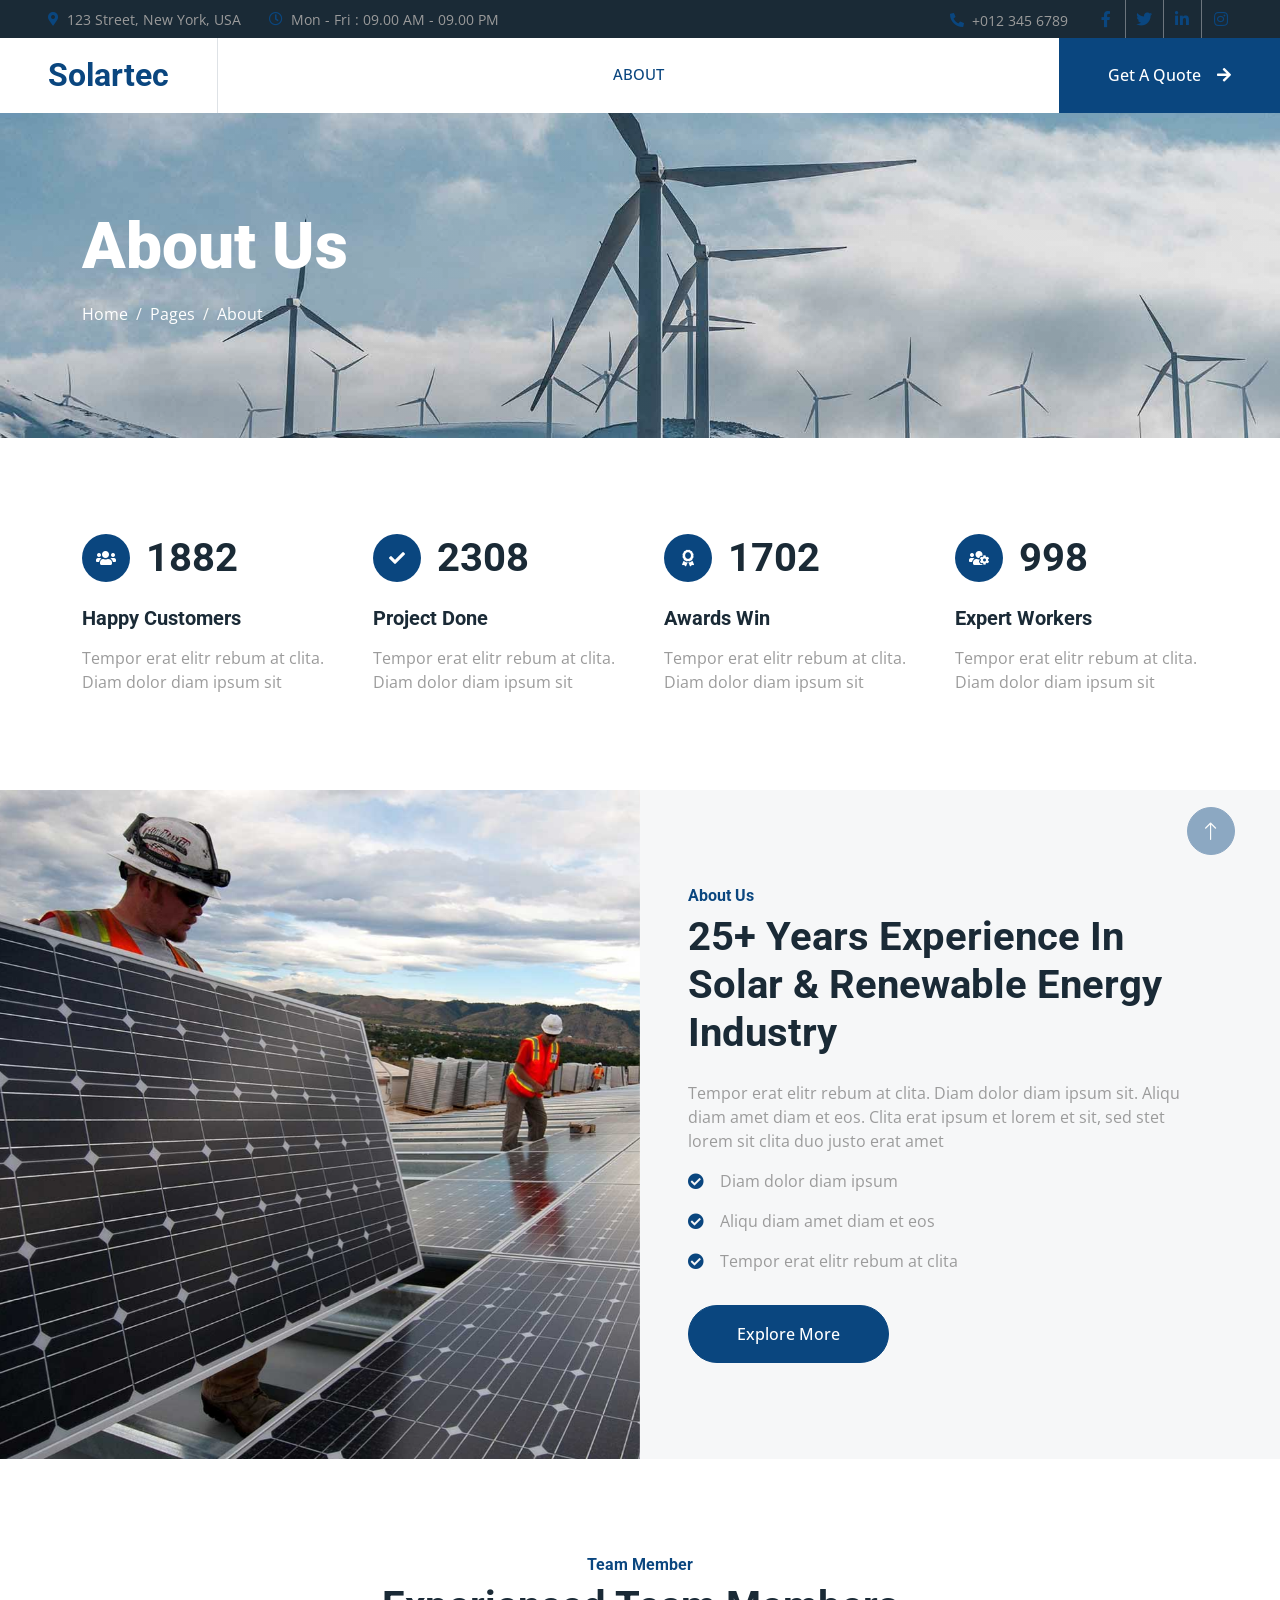
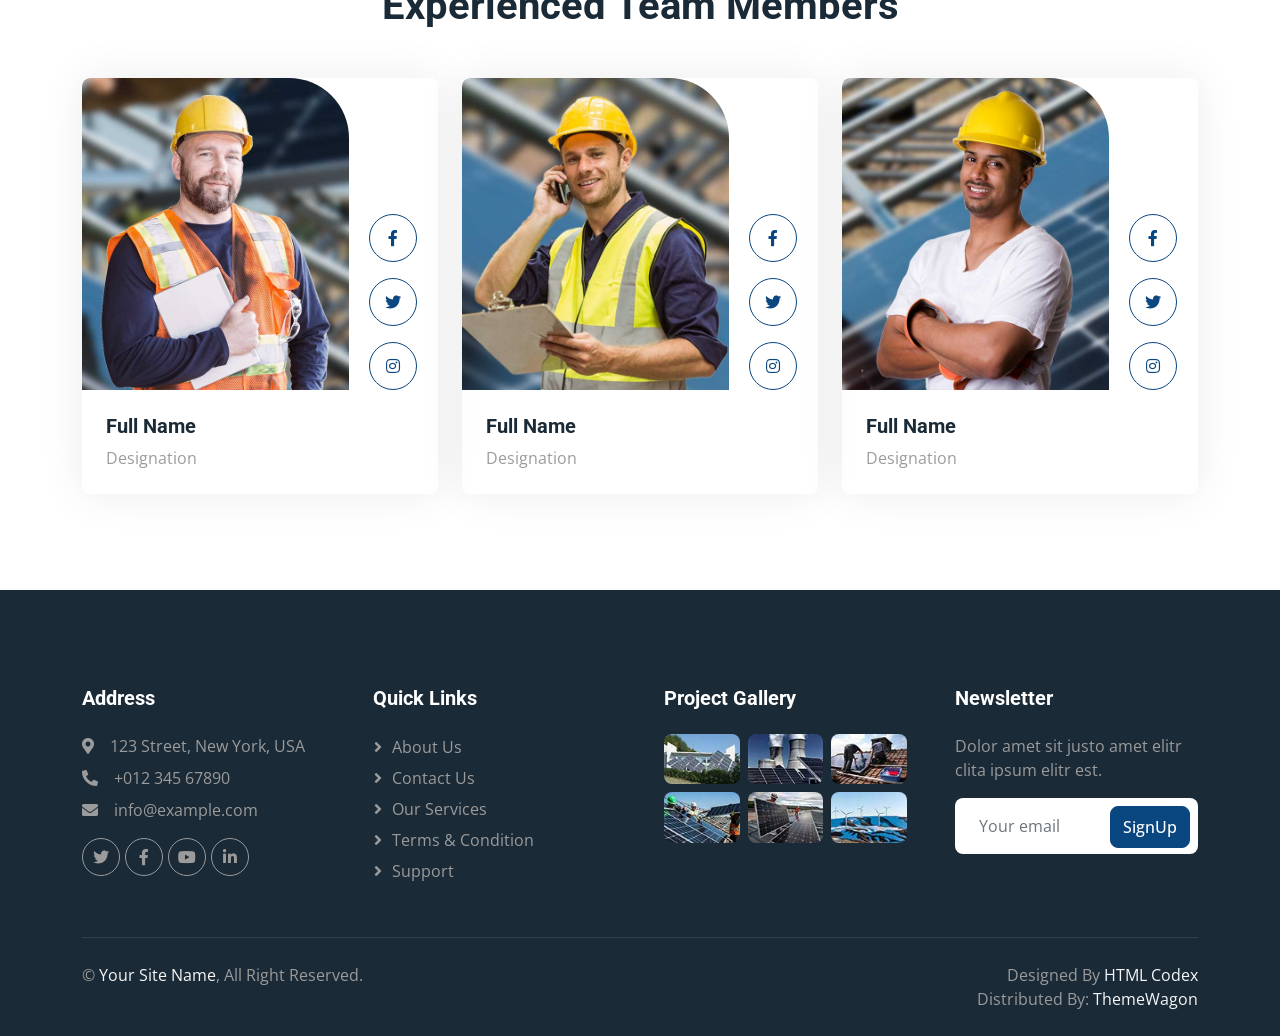
<file: about.html>
<!DOCTYPE html>
<html lang="en">

<head>
    <meta charset="utf-8">
    <title>Solartec - Renewable Energy Website Template</title>
    <meta content="width=device-width, initial-scale=1.0" name="viewport">
    <meta content="" name="keywords">
    <meta content="" name="description">

    <!-- Favicon -->
    <link href="img/favicon.ico" rel="icon">

    <!-- Google Web Fonts -->
    <link rel="preconnect" href="https://fonts.googleapis.com">
    <link rel="preconnect" href="https://fonts.gstatic.com" crossorigin>
    <link href="https://fonts.googleapis.com/css2?family=Open+Sans:wght@400;500&family=Roboto:wght@500;700;900&display=swap" rel="stylesheet"> 

    <!-- Icon Font Stylesheet -->
    <link href="https://cdnjs.cloudflare.com/ajax/libs/font-awesome/5.10.0/css/all.min.css" rel="stylesheet">
    <link href="https://cdn.jsdelivr.net/npm/bootstrap-icons@1.4.1/font/bootstrap-icons.css" rel="stylesheet">

    <!-- Libraries Stylesheet -->
    <link href="lib/animate/animate.min.css" rel="stylesheet">
    <link href="lib/owlcarousel/assets/owl.carousel.min.css" rel="stylesheet">
    <link href="lib/lightbox/css/lightbox.min.css" rel="stylesheet">

    <!-- Customized Bootstrap Stylesheet -->
    <link href="css/bootstrap.min.css" rel="stylesheet">

    <!-- Template Stylesheet -->
    <link href="css/style.css" rel="stylesheet">
</head>

<body>
    <!-- Spinner Start -->
    <div id="spinner" class="show bg-white position-fixed translate-middle w-100 vh-100 top-50 start-50 d-flex align-items-center justify-content-center">
        <div class="spinner-border text-primary" style="width: 3rem; height: 3rem;" role="status">
            <span class="sr-only">Loading...</span>
        </div>
    </div>
    <!-- Spinner End -->


    <!-- Topbar Start -->
    <div class="container-fluid bg-dark p-0">
        <div class="row gx-0 d-none d-lg-flex">
            <div class="col-lg-7 px-5 text-start">
                <div class="h-100 d-inline-flex align-items-center me-4">
                    <small class="fa fa-map-marker-alt text-primary me-2"></small>
                    <small>123 Street, New York, USA</small>
                </div>
                <div class="h-100 d-inline-flex align-items-center">
                    <small class="far fa-clock text-primary me-2"></small>
                    <small>Mon - Fri : 09.00 AM - 09.00 PM</small>
                </div>
            </div>
            <div class="col-lg-5 px-5 text-end">
                <div class="h-100 d-inline-flex align-items-center me-4">
                    <small class="fa fa-phone-alt text-primary me-2"></small>
                    <small>+012 345 6789</small>
                </div>
                <div class="h-100 d-inline-flex align-items-center mx-n2">
                    <a class="btn btn-square btn-link rounded-0 border-0 border-end border-secondary" href=""><i class="fab fa-facebook-f"></i></a>
                    <a class="btn btn-square btn-link rounded-0 border-0 border-end border-secondary" href=""><i class="fab fa-twitter"></i></a>
                    <a class="btn btn-square btn-link rounded-0 border-0 border-end border-secondary" href=""><i class="fab fa-linkedin-in"></i></a>
                    <a class="btn btn-square btn-link rounded-0" href=""><i class="fab fa-instagram"></i></a>
                </div>
            </div>
        </div>
    </div>
    <!-- Topbar End -->


    <!-- Navbar Start -->
    <nav class="navbar navbar-expand-lg bg-white navbar-light sticky-top p-0">
        <a href="index.html" class="navbar-brand d-flex align-items-center border-end px-4 px-lg-5">
            <h2 class="m-0 text-primary">Solartec</h2>
        </a>
        <button type="button" class="navbar-toggler me-4" data-bs-toggle="collapse" data-bs-target="#navbarCollapse">
            <span class="navbar-toggler-icon"></span>
        </button>
        <div class="collapse navbar-collapse" id="navbarCollapse">
            <div class="navbar-nav ms-auto p-4 p-lg-0">
                <a href="index.html" class="nav-item nav-link">Home</a>
                <a href="about.html" class="nav-item nav-link active">About</a>
                <a href="service.html" class="nav-item nav-link">Service</a>
                <a href="project.html" class="nav-item nav-link">Project</a>
                <div class="nav-item dropdown">
                    <a href="#" class="nav-link dropdown-toggle" data-bs-toggle="dropdown">Pages</a>
                    <div class="dropdown-menu bg-light m-0">
                        <a href="feature.html" class="dropdown-item">Feature</a>
                        <a href="quote.html" class="dropdown-item">Free Quote</a>
                        <a href="team.html" class="dropdown-item">Our Team</a>
                        <a href="testimonial.html" class="dropdown-item">Testimonial</a>
                        <a href="404.html" class="dropdown-item">404 Page</a>
                    </div>
                </div>
                <a href="contact.html" class="nav-item nav-link">Contact</a>
            </div>
            <a href="" class="btn btn-primary rounded-0 py-4 px-lg-5 d-none d-lg-block">Get A Quote<i class="fa fa-arrow-right ms-3"></i></a>
        </div>
    </nav>
    <!-- Navbar End -->


    <!-- Page Header Start -->
    <div class="container-fluid page-header py-5 mb-5">
        <div class="container py-5">
            <h1 class="display-3 text-white mb-3 animated slideInDown">About Us</h1>
            <nav aria-label="breadcrumb animated slideInDown">
                <ol class="breadcrumb">
                    <li class="breadcrumb-item"><a class="text-white" href="#">Home</a></li>
                    <li class="breadcrumb-item"><a class="text-white" href="#">Pages</a></li>
                    <li class="breadcrumb-item text-white active" aria-current="page">About</li>
                </ol>
            </nav>
        </div>
    </div>
    <!-- Page Header End -->


    <!-- Feature Start -->
    <div class="container-xxl py-5">
        <div class="container">
            <div class="row g-5">
                <div class="col-md-6 col-lg-3 wow fadeIn" data-wow-delay="0.1s">
                    <div class="d-flex align-items-center mb-4">
                        <div class="btn-lg-square bg-primary rounded-circle me-3">
                            <i class="fa fa-users text-white"></i>
                        </div>
                        <h1 class="mb-0" data-toggle="counter-up">3453</h1>
                    </div>
                    <h5 class="mb-3">Happy Customers</h5>
                    <span>Tempor erat elitr rebum at clita. Diam dolor diam ipsum sit</span>
                </div>
                <div class="col-md-6 col-lg-3 wow fadeIn" data-wow-delay="0.3s">
                    <div class="d-flex align-items-center mb-4">
                        <div class="btn-lg-square bg-primary rounded-circle me-3">
                            <i class="fa fa-check text-white"></i>
                        </div>
                        <h1 class="mb-0" data-toggle="counter-up">4234</h1>
                    </div>
                    <h5 class="mb-3">Project Done</h5>
                    <span>Tempor erat elitr rebum at clita. Diam dolor diam ipsum sit</span>
                </div>
                <div class="col-md-6 col-lg-3 wow fadeIn" data-wow-delay="0.5s">
                    <div class="d-flex align-items-center mb-4">
                        <div class="btn-lg-square bg-primary rounded-circle me-3">
                            <i class="fa fa-award text-white"></i>
                        </div>
                        <h1 class="mb-0" data-toggle="counter-up">3123</h1>
                    </div>
                    <h5 class="mb-3">Awards Win</h5>
                    <span>Tempor erat elitr rebum at clita. Diam dolor diam ipsum sit</span>
                </div>
                <div class="col-md-6 col-lg-3 wow fadeIn" data-wow-delay="0.7s">
                    <div class="d-flex align-items-center mb-4">
                        <div class="btn-lg-square bg-primary rounded-circle me-3">
                            <i class="fa fa-users-cog text-white"></i>
                        </div>
                        <h1 class="mb-0" data-toggle="counter-up">1831</h1>
                    </div>
                    <h5 class="mb-3">Expert Workers</h5>
                    <span>Tempor erat elitr rebum at clita. Diam dolor diam ipsum sit</span>
                </div>
            </div>
        </div>
    </div>
    <!-- Feature Start -->
    

    <!-- About Start -->
    <div class="container-fluid bg-light overflow-hidden my-5 px-lg-0">
        <div class="container about px-lg-0">
            <div class="row g-0 mx-lg-0">
                <div class="col-lg-6 ps-lg-0 wow fadeIn" data-wow-delay="0.1s" style="min-height: 400px;">
                    <div class="position-relative h-100">
                        <img class="position-absolute img-fluid w-100 h-100" src="img/about.jpg" style="object-fit: cover;" alt="">
                    </div>
                </div>
                <div class="col-lg-6 about-text py-5 wow fadeIn" data-wow-delay="0.5s">
                    <div class="p-lg-5 pe-lg-0">
                        <h6 class="text-primary">About Us</h6>
                        <h1 class="mb-4">25+ Years Experience In Solar & Renewable Energy Industry</h1>
                        <p>Tempor erat elitr rebum at clita. Diam dolor diam ipsum sit. Aliqu diam amet diam et eos. Clita erat ipsum et lorem et sit, sed stet lorem sit clita duo justo erat amet</p>
                        <p><i class="fa fa-check-circle text-primary me-3"></i>Diam dolor diam ipsum</p>
                        <p><i class="fa fa-check-circle text-primary me-3"></i>Aliqu diam amet diam et eos</p>
                        <p><i class="fa fa-check-circle text-primary me-3"></i>Tempor erat elitr rebum at clita</p>
                        <a href="" class="btn btn-primary rounded-pill py-3 px-5 mt-3">Explore More</a>
                    </div>
                </div>
            </div>
        </div>
    </div>
    <!-- About End -->


    <!-- Team Start -->
    <div class="container-xxl py-5">
        <div class="container">
            <div class="text-center mx-auto mb-5 wow fadeInUp" data-wow-delay="0.1s" style="max-width: 600px;">
                <h6 class="text-primary">Team Member</h6>
                <h1 class="mb-4">Experienced Team Members</h1>
            </div>
            <div class="row g-4">
                <div class="col-lg-4 col-md-6 wow fadeInUp" data-wow-delay="0.1s">
                    <div class="team-item rounded overflow-hidden">
                        <div class="d-flex">
                            <img class="img-fluid w-75" src="img/team-1.jpg" alt="">
                            <div class="team-social w-25">
                                <a class="btn btn-lg-square btn-outline-primary rounded-circle mt-3" href=""><i class="fab fa-facebook-f"></i></a>
                                <a class="btn btn-lg-square btn-outline-primary rounded-circle mt-3" href=""><i class="fab fa-twitter"></i></a>
                                <a class="btn btn-lg-square btn-outline-primary rounded-circle mt-3" href=""><i class="fab fa-instagram"></i></a>
                            </div>
                        </div>
                        <div class="p-4">
                            <h5>Full Name</h5>
                            <span>Designation</span>
                        </div>
                    </div>
                </div>
                <div class="col-lg-4 col-md-6 wow fadeInUp" data-wow-delay="0.3s">
                    <div class="team-item rounded overflow-hidden">
                        <div class="d-flex">
                            <img class="img-fluid w-75" src="img/team-2.jpg" alt="">
                            <div class="team-social w-25">
                                <a class="btn btn-lg-square btn-outline-primary rounded-circle mt-3" href=""><i class="fab fa-facebook-f"></i></a>
                                <a class="btn btn-lg-square btn-outline-primary rounded-circle mt-3" href=""><i class="fab fa-twitter"></i></a>
                                <a class="btn btn-lg-square btn-outline-primary rounded-circle mt-3" href=""><i class="fab fa-instagram"></i></a>
                            </div>
                        </div>
                        <div class="p-4">
                            <h5>Full Name</h5>
                            <span>Designation</span>
                        </div>
                    </div>
                </div>
                <div class="col-lg-4 col-md-6 wow fadeInUp" data-wow-delay="0.5s">
                    <div class="team-item rounded overflow-hidden">
                        <div class="d-flex">
                            <img class="img-fluid w-75" src="img/team-3.jpg" alt="">
                            <div class="team-social w-25">
                                <a class="btn btn-lg-square btn-outline-primary rounded-circle mt-3" href=""><i class="fab fa-facebook-f"></i></a>
                                <a class="btn btn-lg-square btn-outline-primary rounded-circle mt-3" href=""><i class="fab fa-twitter"></i></a>
                                <a class="btn btn-lg-square btn-outline-primary rounded-circle mt-3" href=""><i class="fab fa-instagram"></i></a>
                            </div>
                        </div>
                        <div class="p-4">
                            <h5>Full Name</h5>
                            <span>Designation</span>
                        </div>
                    </div>
                </div>
            </div>
        </div>
    </div>
    <!-- Team End -->
        

    <!-- Footer Start -->
    <div class="container-fluid bg-dark text-body footer mt-5 pt-5 wow fadeIn" data-wow-delay="0.1s">
        <div class="container py-5">
            <div class="row g-5">
                <div class="col-lg-3 col-md-6">
                    <h5 class="text-white mb-4">Address</h5>
                    <p class="mb-2"><i class="fa fa-map-marker-alt me-3"></i>123 Street, New York, USA</p>
                    <p class="mb-2"><i class="fa fa-phone-alt me-3"></i>+012 345 67890</p>
                    <p class="mb-2"><i class="fa fa-envelope me-3"></i>info@example.com</p>
                    <div class="d-flex pt-2">
                        <a class="btn btn-square btn-outline-light btn-social" href=""><i class="fab fa-twitter"></i></a>
                        <a class="btn btn-square btn-outline-light btn-social" href=""><i class="fab fa-facebook-f"></i></a>
                        <a class="btn btn-square btn-outline-light btn-social" href=""><i class="fab fa-youtube"></i></a>
                        <a class="btn btn-square btn-outline-light btn-social" href=""><i class="fab fa-linkedin-in"></i></a>
                    </div>
                </div>
                <div class="col-lg-3 col-md-6">
                    <h5 class="text-white mb-4">Quick Links</h5>
                    <a class="btn btn-link" href="">About Us</a>
                    <a class="btn btn-link" href="">Contact Us</a>
                    <a class="btn btn-link" href="">Our Services</a>
                    <a class="btn btn-link" href="">Terms & Condition</a>
                    <a class="btn btn-link" href="">Support</a>
                </div>
                <div class="col-lg-3 col-md-6">
                    <h5 class="text-white mb-4">Project Gallery</h5>
                    <div class="row g-2">
                        <div class="col-4">
                            <img class="img-fluid rounded" src="img/gallery-1.jpg" alt="">
                        </div>
                        <div class="col-4">
                            <img class="img-fluid rounded" src="img/gallery-2.jpg" alt="">
                        </div>
                        <div class="col-4">
                            <img class="img-fluid rounded" src="img/gallery-3.jpg" alt="">
                        </div>
                        <div class="col-4">
                            <img class="img-fluid rounded" src="img/gallery-4.jpg" alt="">
                        </div>
                        <div class="col-4">
                            <img class="img-fluid rounded" src="img/gallery-5.jpg" alt="">
                        </div>
                        <div class="col-4">
                            <img class="img-fluid rounded" src="img/gallery-6.jpg" alt="">
                        </div>
                    </div>
                </div>
                <div class="col-lg-3 col-md-6">
                    <h5 class="text-white mb-4">Newsletter</h5>
                    <p>Dolor amet sit justo amet elitr clita ipsum elitr est.</p>
                    <div class="position-relative mx-auto" style="max-width: 400px;">
                        <input class="form-control border-0 w-100 py-3 ps-4 pe-5" type="text" placeholder="Your email">
                        <button type="button" class="btn btn-primary py-2 position-absolute top-0 end-0 mt-2 me-2">SignUp</button>
                    </div>
                </div>
            </div>
        </div>
        <div class="container">
            <div class="copyright">
                <div class="row">
                    <div class="col-md-6 text-center text-md-start mb-3 mb-md-0">
                        &copy; <a href="#">Your Site Name</a>, All Right Reserved.
                    </div>
                    <div class="col-md-6 text-center text-md-end">
                        <!--/*** This template is free as long as you keep the footer author’s credit link/attribution link/backlink. If you'd like to use the template without the footer author’s credit link/attribution link/backlink, you can purchase the Credit Removal License from "https://htmlcodex.com/credit-removal". Thank you for your support. ***/-->
                        Designed By <a href="https://htmlcodex.com">HTML Codex</a>
                        <br>Distributed By: <a href="https://themewagon.com" target="_blank">ThemeWagon</a>
                    </div>
                </div>
            </div>
        </div>
    </div>
    <!-- Footer End -->


    <!-- Back to Top -->
    <a href="#" class="btn btn-lg btn-primary btn-lg-square rounded-circle back-to-top"><i class="bi bi-arrow-up"></i></a>


    <!-- JavaScript Libraries -->
    <script src="https://code.jquery.com/jquery-3.4.1.min.js"></script>
    <script src="https://cdn.jsdelivr.net/npm/bootstrap@5.0.0/dist/js/bootstrap.bundle.min.js"></script>
    <script src="lib/wow/wow.min.js"></script>
    <script src="lib/easing/easing.min.js"></script>
    <script src="lib/waypoints/waypoints.min.js"></script>
    <script src="lib/counterup/counterup.min.js"></script>
    <script src="lib/owlcarousel/owl.carousel.min.js"></script>
    <script src="lib/isotope/isotope.pkgd.min.js"></script>
    <script src="lib/lightbox/js/lightbox.min.js"></script>

    <!-- Template Javascript -->
    <script src="js/main.js"></script>
</body>

</html>
</file>
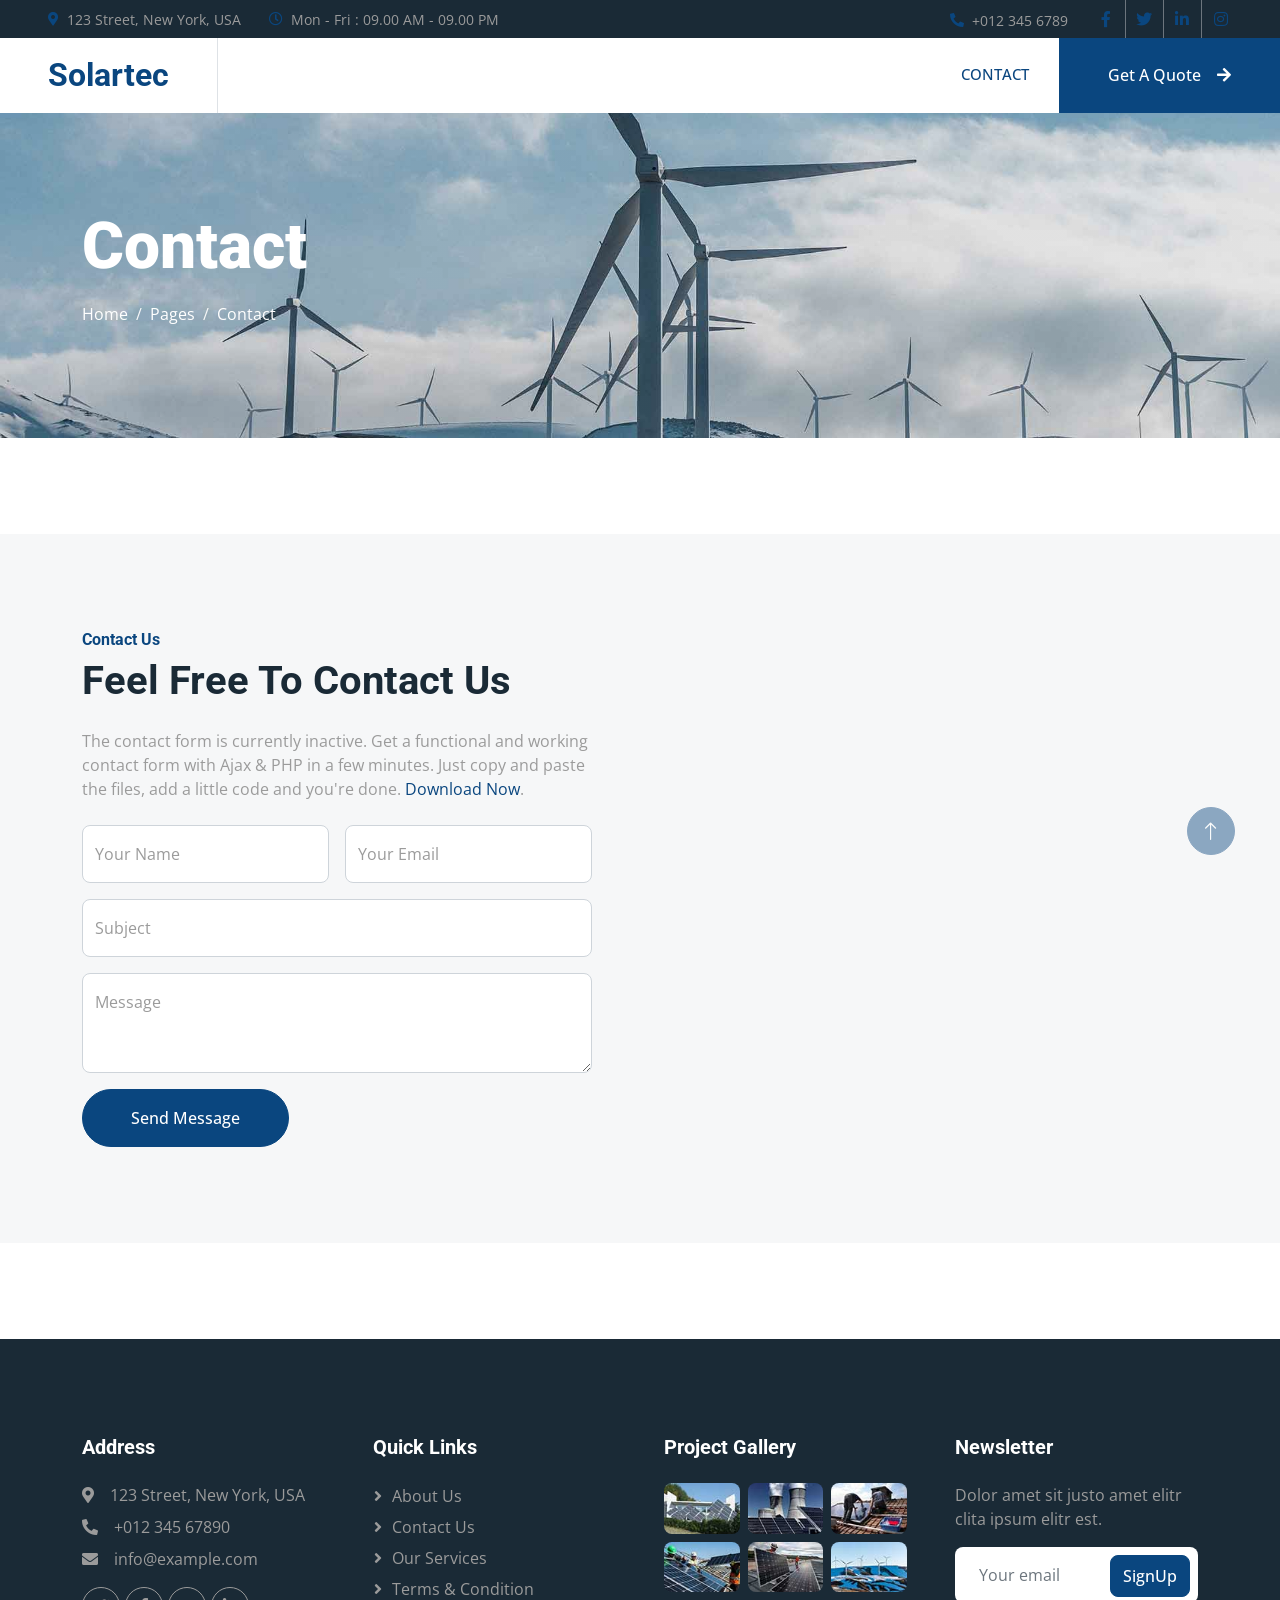
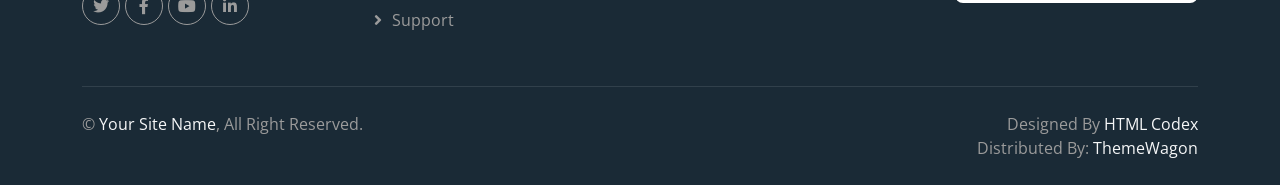
<file: contact.html>
<!DOCTYPE html>
<html lang="en">

<head>
    <meta charset="utf-8">
    <title>Solartec - Renewable Energy Website Template</title>
    <meta content="width=device-width, initial-scale=1.0" name="viewport">
    <meta content="" name="keywords">
    <meta content="" name="description">

    <!-- Favicon -->
    <link href="img/favicon.ico" rel="icon">

    <!-- Google Web Fonts -->
    <link rel="preconnect" href="https://fonts.googleapis.com">
    <link rel="preconnect" href="https://fonts.gstatic.com" crossorigin>
    <link href="https://fonts.googleapis.com/css2?family=Open+Sans:wght@400;500&family=Roboto:wght@500;700;900&display=swap" rel="stylesheet"> 

    <!-- Icon Font Stylesheet -->
    <link href="https://cdnjs.cloudflare.com/ajax/libs/font-awesome/5.10.0/css/all.min.css" rel="stylesheet">
    <link href="https://cdn.jsdelivr.net/npm/bootstrap-icons@1.4.1/font/bootstrap-icons.css" rel="stylesheet">

    <!-- Libraries Stylesheet -->
    <link href="lib/animate/animate.min.css" rel="stylesheet">
    <link href="lib/owlcarousel/assets/owl.carousel.min.css" rel="stylesheet">
    <link href="lib/lightbox/css/lightbox.min.css" rel="stylesheet">

    <!-- Customized Bootstrap Stylesheet -->
    <link href="css/bootstrap.min.css" rel="stylesheet">

    <!-- Template Stylesheet -->
    <link href="css/style.css" rel="stylesheet">
</head>

<body>
    <!-- Spinner Start -->
    <div id="spinner" class="show bg-white position-fixed translate-middle w-100 vh-100 top-50 start-50 d-flex align-items-center justify-content-center">
        <div class="spinner-border text-primary" style="width: 3rem; height: 3rem;" role="status">
            <span class="sr-only">Loading...</span>
        </div>
    </div>
    <!-- Spinner End -->


    <!-- Topbar Start -->
    <div class="container-fluid bg-dark p-0">
        <div class="row gx-0 d-none d-lg-flex">
            <div class="col-lg-7 px-5 text-start">
                <div class="h-100 d-inline-flex align-items-center me-4">
                    <small class="fa fa-map-marker-alt text-primary me-2"></small>
                    <small>123 Street, New York, USA</small>
                </div>
                <div class="h-100 d-inline-flex align-items-center">
                    <small class="far fa-clock text-primary me-2"></small>
                    <small>Mon - Fri : 09.00 AM - 09.00 PM</small>
                </div>
            </div>
            <div class="col-lg-5 px-5 text-end">
                <div class="h-100 d-inline-flex align-items-center me-4">
                    <small class="fa fa-phone-alt text-primary me-2"></small>
                    <small>+012 345 6789</small>
                </div>
                <div class="h-100 d-inline-flex align-items-center mx-n2">
                    <a class="btn btn-square btn-link rounded-0 border-0 border-end border-secondary" href=""><i class="fab fa-facebook-f"></i></a>
                    <a class="btn btn-square btn-link rounded-0 border-0 border-end border-secondary" href=""><i class="fab fa-twitter"></i></a>
                    <a class="btn btn-square btn-link rounded-0 border-0 border-end border-secondary" href=""><i class="fab fa-linkedin-in"></i></a>
                    <a class="btn btn-square btn-link rounded-0" href=""><i class="fab fa-instagram"></i></a>
                </div>
            </div>
        </div>
    </div>
    <!-- Topbar End -->


    <!-- Navbar Start -->
    <nav class="navbar navbar-expand-lg bg-white navbar-light sticky-top p-0">
        <a href="index.html" class="navbar-brand d-flex align-items-center border-end px-4 px-lg-5">
            <h2 class="m-0 text-primary">Solartec</h2>
        </a>
        <button type="button" class="navbar-toggler me-4" data-bs-toggle="collapse" data-bs-target="#navbarCollapse">
            <span class="navbar-toggler-icon"></span>
        </button>
        <div class="collapse navbar-collapse" id="navbarCollapse">
            <div class="navbar-nav ms-auto p-4 p-lg-0">
                <a href="index.html" class="nav-item nav-link">Home</a>
                <a href="about.html" class="nav-item nav-link">About</a>
                <a href="service.html" class="nav-item nav-link">Service</a>
                <a href="project.html" class="nav-item nav-link">Project</a>
                <div class="nav-item dropdown">
                    <a href="#" class="nav-link dropdown-toggle" data-bs-toggle="dropdown">Pages</a>
                    <div class="dropdown-menu bg-light m-0">
                        <a href="feature.html" class="dropdown-item">Feature</a>
                        <a href="quote.html" class="dropdown-item">Free Quote</a>
                        <a href="team.html" class="dropdown-item">Our Team</a>
                        <a href="testimonial.html" class="dropdown-item">Testimonial</a>
                        <a href="404.html" class="dropdown-item">404 Page</a>
                    </div>
                </div>
                <a href="contact.html" class="nav-item nav-link active">Contact</a>
            </div>
            <a href="" class="btn btn-primary rounded-0 py-4 px-lg-5 d-none d-lg-block">Get A Quote<i class="fa fa-arrow-right ms-3"></i></a>
        </div>
    </nav>
    <!-- Navbar End -->


    <!-- Page Header Start -->
    <div class="container-fluid page-header py-5 mb-5">
        <div class="container py-5">
            <h1 class="display-3 text-white mb-3 animated slideInDown">Contact</h1>
            <nav aria-label="breadcrumb animated slideInDown">
                <ol class="breadcrumb">
                    <li class="breadcrumb-item"><a class="text-white" href="#">Home</a></li>
                    <li class="breadcrumb-item"><a class="text-white" href="#">Pages</a></li>
                    <li class="breadcrumb-item text-white active" aria-current="page">Contact</li>
                </ol>
            </nav>
        </div>
    </div>
    <!-- Page Header End -->


    <!-- Contact Start -->
    <div class="container-fluid bg-light overflow-hidden px-lg-0" style="margin: 6rem 0;">
        <div class="container contact px-lg-0">
            <div class="row g-0 mx-lg-0">
                <div class="col-lg-6 contact-text py-5 wow fadeIn" data-wow-delay="0.5s">
                    <div class="p-lg-5 ps-lg-0">
                        <h6 class="text-primary">Contact Us</h6>
                        <h1 class="mb-4">Feel Free To Contact Us</h1>
                        <p class="mb-4">The contact form is currently inactive. Get a functional and working contact form with Ajax & PHP in a few minutes. Just copy and paste the files, add a little code and you're done. <a href="https://htmlcodex.com/contact-form">Download Now</a>.</p>
                        <form>
                            <div class="row g-3">
                                <div class="col-md-6">
                                    <div class="form-floating">
                                        <input type="text" class="form-control" id="name" placeholder="Your Name">
                                        <label for="name">Your Name</label>
                                    </div>
                                </div>
                                <div class="col-md-6">
                                    <div class="form-floating">
                                        <input type="email" class="form-control" id="email" placeholder="Your Email">
                                        <label for="email">Your Email</label>
                                    </div>
                                </div>
                                <div class="col-12">
                                    <div class="form-floating">
                                        <input type="text" class="form-control" id="subject" placeholder="Subject">
                                        <label for="subject">Subject</label>
                                    </div>
                                </div>
                                <div class="col-12">
                                    <div class="form-floating">
                                        <textarea class="form-control" placeholder="Leave a message here" id="message" style="height: 100px"></textarea>
                                        <label for="message">Message</label>
                                    </div>
                                </div>
                                <div class="col-12">
                                    <button class="btn btn-primary rounded-pill py-3 px-5" type="submit">Send Message</button>
                                </div>
                            </div>
                        </form>
                    </div>
                </div>
                <div class="col-lg-6 pe-lg-0" style="min-height: 400px;">
                    <div class="position-relative h-100">
                        <iframe class="position-absolute w-100 h-100" style="object-fit: cover;"
                        src="https://www.google.com/maps/embed?pb=!1m18!1m12!1m3!1d3001156.4288297426!2d-78.01371936852176!3d42.72876761954724!2m3!1f0!2f0!3f0!3m2!1i1024!2i768!4f13.1!3m3!1m2!1s0x4ccc4bf0f123a5a9%3A0xddcfc6c1de189567!2sNew%20York%2C%20USA!5e0!3m2!1sen!2sbd!4v1603794290143!5m2!1sen!2sbd"
                        frameborder="0" allowfullscreen="" aria-hidden="false"
                        tabindex="0"></iframe>
                    </div>
                </div>
            </div>
        </div>
    </div>
    <!-- Contact End -->


    <!-- Footer Start -->
    <div class="container-fluid bg-dark text-body footer mt-5 pt-5 wow fadeIn" data-wow-delay="0.1s">
        <div class="container py-5">
            <div class="row g-5">
                <div class="col-lg-3 col-md-6">
                    <h5 class="text-white mb-4">Address</h5>
                    <p class="mb-2"><i class="fa fa-map-marker-alt me-3"></i>123 Street, New York, USA</p>
                    <p class="mb-2"><i class="fa fa-phone-alt me-3"></i>+012 345 67890</p>
                    <p class="mb-2"><i class="fa fa-envelope me-3"></i>info@example.com</p>
                    <div class="d-flex pt-2">
                        <a class="btn btn-square btn-outline-light btn-social" href=""><i class="fab fa-twitter"></i></a>
                        <a class="btn btn-square btn-outline-light btn-social" href=""><i class="fab fa-facebook-f"></i></a>
                        <a class="btn btn-square btn-outline-light btn-social" href=""><i class="fab fa-youtube"></i></a>
                        <a class="btn btn-square btn-outline-light btn-social" href=""><i class="fab fa-linkedin-in"></i></a>
                    </div>
                </div>
                <div class="col-lg-3 col-md-6">
                    <h5 class="text-white mb-4">Quick Links</h5>
                    <a class="btn btn-link" href="">About Us</a>
                    <a class="btn btn-link" href="">Contact Us</a>
                    <a class="btn btn-link" href="">Our Services</a>
                    <a class="btn btn-link" href="">Terms & Condition</a>
                    <a class="btn btn-link" href="">Support</a>
                </div>
                <div class="col-lg-3 col-md-6">
                    <h5 class="text-white mb-4">Project Gallery</h5>
                    <div class="row g-2">
                        <div class="col-4">
                            <img class="img-fluid rounded" src="img/gallery-1.jpg" alt="">
                        </div>
                        <div class="col-4">
                            <img class="img-fluid rounded" src="img/gallery-2.jpg" alt="">
                        </div>
                        <div class="col-4">
                            <img class="img-fluid rounded" src="img/gallery-3.jpg" alt="">
                        </div>
                        <div class="col-4">
                            <img class="img-fluid rounded" src="img/gallery-4.jpg" alt="">
                        </div>
                        <div class="col-4">
                            <img class="img-fluid rounded" src="img/gallery-5.jpg" alt="">
                        </div>
                        <div class="col-4">
                            <img class="img-fluid rounded" src="img/gallery-6.jpg" alt="">
                        </div>
                    </div>
                </div>
                <div class="col-lg-3 col-md-6">
                    <h5 class="text-white mb-4">Newsletter</h5>
                    <p>Dolor amet sit justo amet elitr clita ipsum elitr est.</p>
                    <div class="position-relative mx-auto" style="max-width: 400px;">
                        <input class="form-control border-0 w-100 py-3 ps-4 pe-5" type="text" placeholder="Your email">
                        <button type="button" class="btn btn-primary py-2 position-absolute top-0 end-0 mt-2 me-2">SignUp</button>
                    </div>
                </div>
            </div>
        </div>
        <div class="container">
            <div class="copyright">
                <div class="row">
                    <div class="col-md-6 text-center text-md-start mb-3 mb-md-0">
                        &copy; <a href="#">Your Site Name</a>, All Right Reserved.
                    </div>
                    <div class="col-md-6 text-center text-md-end">
                        <!--/*** This template is free as long as you keep the footer author’s credit link/attribution link/backlink. If you'd like to use the template without the footer author’s credit link/attribution link/backlink, you can purchase the Credit Removal License from "https://htmlcodex.com/credit-removal". Thank you for your support. ***/-->
                        Designed By <a href="https://htmlcodex.com">HTML Codex</a>
                        <br>Distributed By: <a href="https://themewagon.com" target="_blank">ThemeWagon</a>
                    </div>
                </div>
            </div>
        </div>
    </div>
    <!-- Footer End -->


    <!-- Back to Top -->
    <a href="#" class="btn btn-lg btn-primary btn-lg-square rounded-circle back-to-top"><i class="bi bi-arrow-up"></i></a>


    <!-- JavaScript Libraries -->
    <script src="https://code.jquery.com/jquery-3.4.1.min.js"></script>
    <script src="https://cdn.jsdelivr.net/npm/bootstrap@5.0.0/dist/js/bootstrap.bundle.min.js"></script>
    <script src="lib/wow/wow.min.js"></script>
    <script src="lib/easing/easing.min.js"></script>
    <script src="lib/waypoints/waypoints.min.js"></script>
    <script src="lib/counterup/counterup.min.js"></script>
    <script src="lib/owlcarousel/owl.carousel.min.js"></script>
    <script src="lib/isotope/isotope.pkgd.min.js"></script>
    <script src="lib/lightbox/js/lightbox.min.js"></script>

    <!-- Template Javascript -->
    <script src="js/main.js"></script>
</body>

</html>
</file>
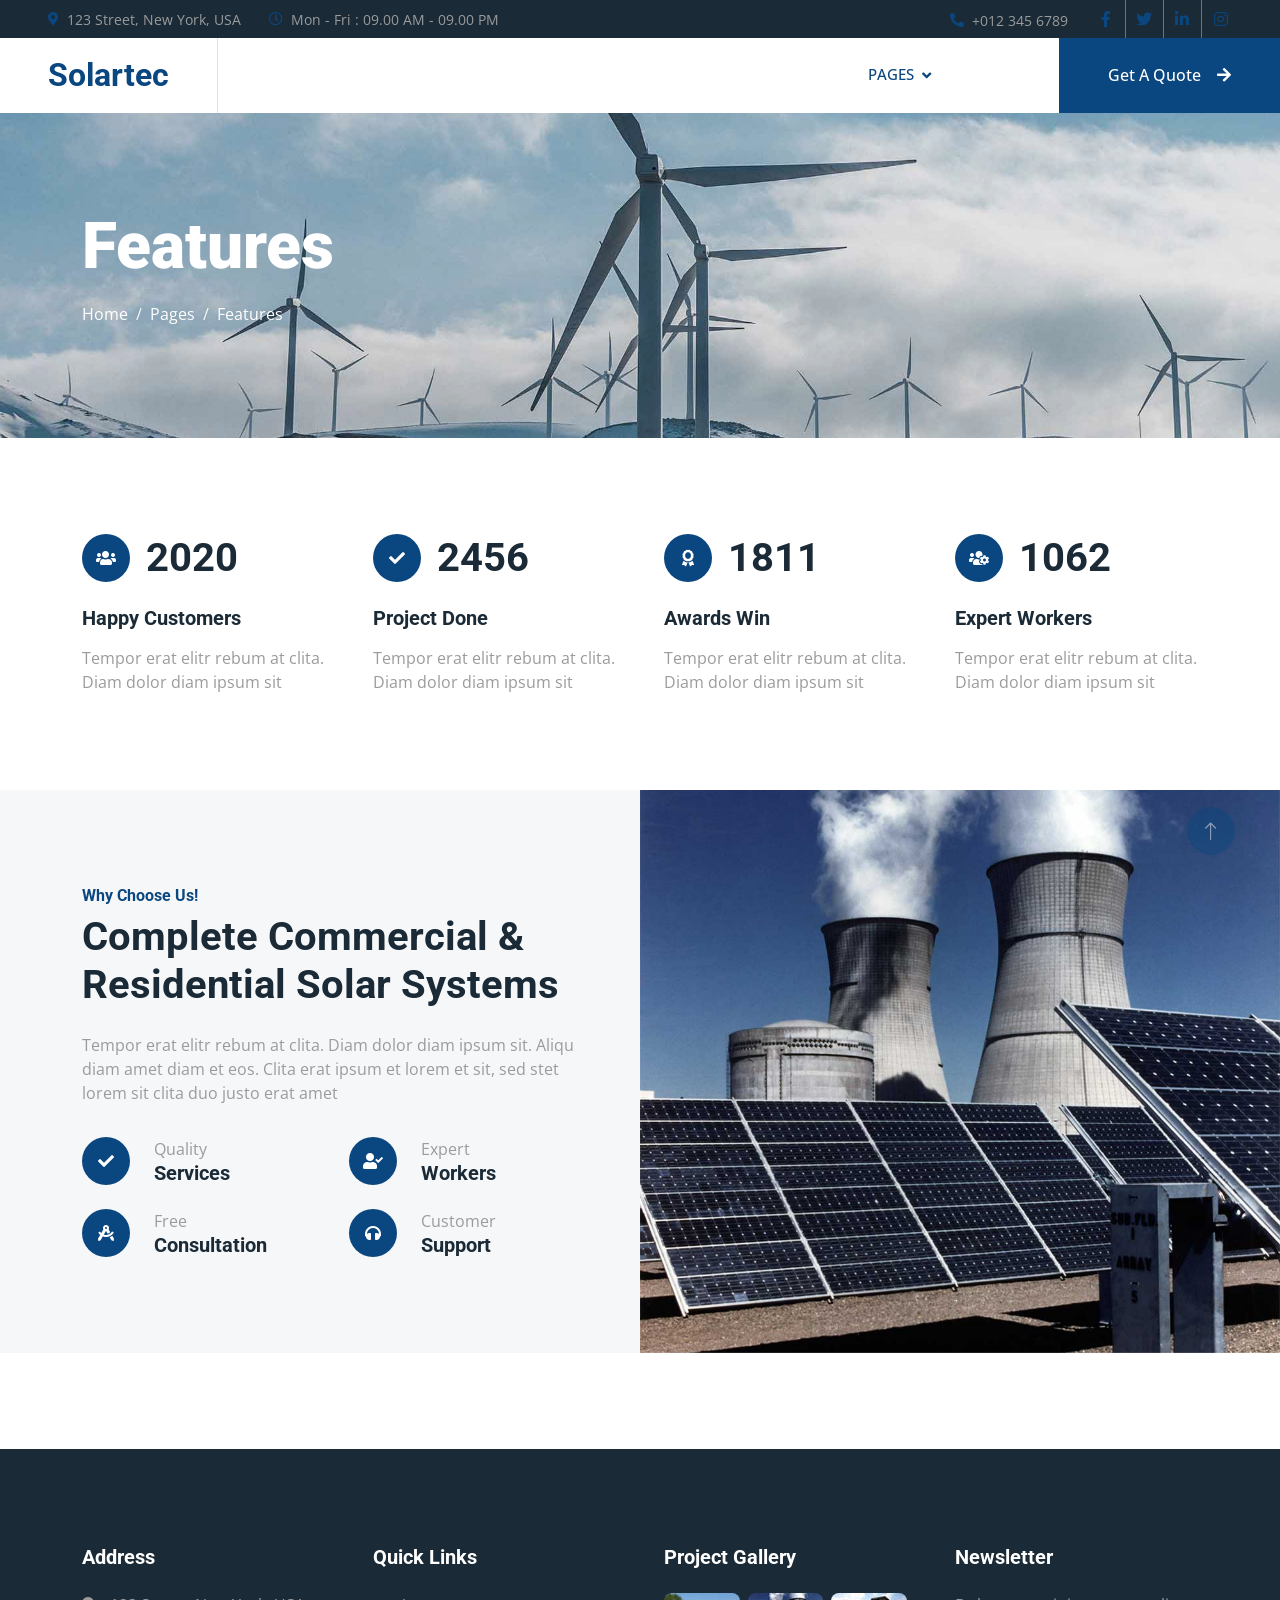
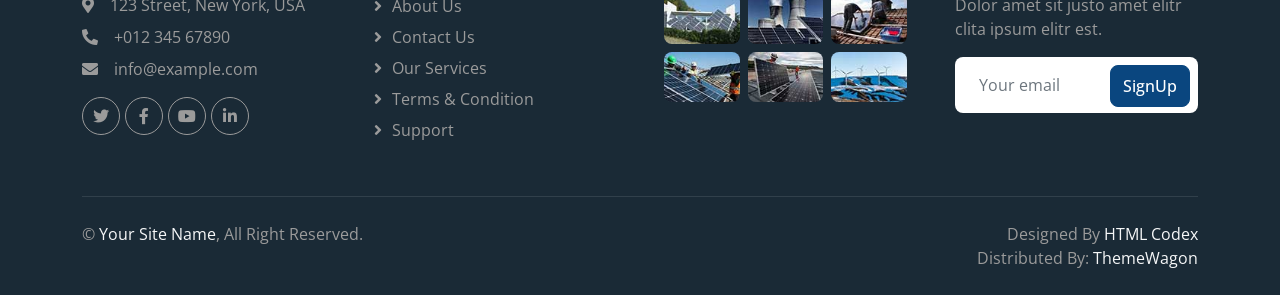
<file: feature.html>
<!DOCTYPE html>
<html lang="en">

<head>
    <meta charset="utf-8">
    <title>Solartec - Renewable Energy Website Template</title>
    <meta content="width=device-width, initial-scale=1.0" name="viewport">
    <meta content="" name="keywords">
    <meta content="" name="description">

    <!-- Favicon -->
    <link href="img/favicon.ico" rel="icon">

    <!-- Google Web Fonts -->
    <link rel="preconnect" href="https://fonts.googleapis.com">
    <link rel="preconnect" href="https://fonts.gstatic.com" crossorigin>
    <link href="https://fonts.googleapis.com/css2?family=Open+Sans:wght@400;500&family=Roboto:wght@500;700;900&display=swap" rel="stylesheet"> 

    <!-- Icon Font Stylesheet -->
    <link href="https://cdnjs.cloudflare.com/ajax/libs/font-awesome/5.10.0/css/all.min.css" rel="stylesheet">
    <link href="https://cdn.jsdelivr.net/npm/bootstrap-icons@1.4.1/font/bootstrap-icons.css" rel="stylesheet">

    <!-- Libraries Stylesheet -->
    <link href="lib/animate/animate.min.css" rel="stylesheet">
    <link href="lib/owlcarousel/assets/owl.carousel.min.css" rel="stylesheet">
    <link href="lib/lightbox/css/lightbox.min.css" rel="stylesheet">

    <!-- Customized Bootstrap Stylesheet -->
    <link href="css/bootstrap.min.css" rel="stylesheet">

    <!-- Template Stylesheet -->
    <link href="css/style.css" rel="stylesheet">
</head>

<body>
    <!-- Spinner Start -->
    <div id="spinner" class="show bg-white position-fixed translate-middle w-100 vh-100 top-50 start-50 d-flex align-items-center justify-content-center">
        <div class="spinner-border text-primary" style="width: 3rem; height: 3rem;" role="status">
            <span class="sr-only">Loading...</span>
        </div>
    </div>
    <!-- Spinner End -->


    <!-- Topbar Start -->
    <div class="container-fluid bg-dark p-0">
        <div class="row gx-0 d-none d-lg-flex">
            <div class="col-lg-7 px-5 text-start">
                <div class="h-100 d-inline-flex align-items-center me-4">
                    <small class="fa fa-map-marker-alt text-primary me-2"></small>
                    <small>123 Street, New York, USA</small>
                </div>
                <div class="h-100 d-inline-flex align-items-center">
                    <small class="far fa-clock text-primary me-2"></small>
                    <small>Mon - Fri : 09.00 AM - 09.00 PM</small>
                </div>
            </div>
            <div class="col-lg-5 px-5 text-end">
                <div class="h-100 d-inline-flex align-items-center me-4">
                    <small class="fa fa-phone-alt text-primary me-2"></small>
                    <small>+012 345 6789</small>
                </div>
                <div class="h-100 d-inline-flex align-items-center mx-n2">
                    <a class="btn btn-square btn-link rounded-0 border-0 border-end border-secondary" href=""><i class="fab fa-facebook-f"></i></a>
                    <a class="btn btn-square btn-link rounded-0 border-0 border-end border-secondary" href=""><i class="fab fa-twitter"></i></a>
                    <a class="btn btn-square btn-link rounded-0 border-0 border-end border-secondary" href=""><i class="fab fa-linkedin-in"></i></a>
                    <a class="btn btn-square btn-link rounded-0" href=""><i class="fab fa-instagram"></i></a>
                </div>
            </div>
        </div>
    </div>
    <!-- Topbar End -->


    <!-- Navbar Start -->
    <nav class="navbar navbar-expand-lg bg-white navbar-light sticky-top p-0">
        <a href="index.html" class="navbar-brand d-flex align-items-center border-end px-4 px-lg-5">
            <h2 class="m-0 text-primary">Solartec</h2>
        </a>
        <button type="button" class="navbar-toggler me-4" data-bs-toggle="collapse" data-bs-target="#navbarCollapse">
            <span class="navbar-toggler-icon"></span>
        </button>
        <div class="collapse navbar-collapse" id="navbarCollapse">
            <div class="navbar-nav ms-auto p-4 p-lg-0">
                <a href="index.html" class="nav-item nav-link">Home</a>
                <a href="about.html" class="nav-item nav-link">About</a>
                <a href="service.html" class="nav-item nav-link">Service</a>
                <a href="project.html" class="nav-item nav-link">Project</a>
                <div class="nav-item dropdown">
                    <a href="#" class="nav-link dropdown-toggle active" data-bs-toggle="dropdown">Pages</a>
                    <div class="dropdown-menu bg-light m-0">
                        <a href="feature.html" class="dropdown-item active">Feature</a>
                        <a href="quote.html" class="dropdown-item">Free Quote</a>
                        <a href="team.html" class="dropdown-item">Our Team</a>
                        <a href="testimonial.html" class="dropdown-item">Testimonial</a>
                        <a href="404.html" class="dropdown-item">404 Page</a>
                    </div>
                </div>
                <a href="contact.html" class="nav-item nav-link">Contact</a>
            </div>
            <a href="" class="btn btn-primary rounded-0 py-4 px-lg-5 d-none d-lg-block">Get A Quote<i class="fa fa-arrow-right ms-3"></i></a>
        </div>
    </nav>
    <!-- Navbar End -->


    <!-- Page Header Start -->
    <div class="container-fluid page-header py-5 mb-5">
        <div class="container py-5">
            <h1 class="display-3 text-white mb-3 animated slideInDown">Features</h1>
            <nav aria-label="breadcrumb animated slideInDown">
                <ol class="breadcrumb">
                    <li class="breadcrumb-item"><a class="text-white" href="#">Home</a></li>
                    <li class="breadcrumb-item"><a class="text-white" href="#">Pages</a></li>
                    <li class="breadcrumb-item text-white active" aria-current="page">Features</li>
                </ol>
            </nav>
        </div>
    </div>
    <!-- Page Header End -->


    <!-- Feature Start -->
    <div class="container-xxl py-5">
        <div class="container">
            <div class="row g-5">
                <div class="col-md-6 col-lg-3 wow fadeIn" data-wow-delay="0.1s">
                    <div class="d-flex align-items-center mb-4">
                        <div class="btn-lg-square bg-primary rounded-circle me-3">
                            <i class="fa fa-users text-white"></i>
                        </div>
                        <h1 class="mb-0" data-toggle="counter-up">3453</h1>
                    </div>
                    <h5 class="mb-3">Happy Customers</h5>
                    <span>Tempor erat elitr rebum at clita. Diam dolor diam ipsum sit</span>
                </div>
                <div class="col-md-6 col-lg-3 wow fadeIn" data-wow-delay="0.3s">
                    <div class="d-flex align-items-center mb-4">
                        <div class="btn-lg-square bg-primary rounded-circle me-3">
                            <i class="fa fa-check text-white"></i>
                        </div>
                        <h1 class="mb-0" data-toggle="counter-up">4234</h1>
                    </div>
                    <h5 class="mb-3">Project Done</h5>
                    <span>Tempor erat elitr rebum at clita. Diam dolor diam ipsum sit</span>
                </div>
                <div class="col-md-6 col-lg-3 wow fadeIn" data-wow-delay="0.5s">
                    <div class="d-flex align-items-center mb-4">
                        <div class="btn-lg-square bg-primary rounded-circle me-3">
                            <i class="fa fa-award text-white"></i>
                        </div>
                        <h1 class="mb-0" data-toggle="counter-up">3123</h1>
                    </div>
                    <h5 class="mb-3">Awards Win</h5>
                    <span>Tempor erat elitr rebum at clita. Diam dolor diam ipsum sit</span>
                </div>
                <div class="col-md-6 col-lg-3 wow fadeIn" data-wow-delay="0.7s">
                    <div class="d-flex align-items-center mb-4">
                        <div class="btn-lg-square bg-primary rounded-circle me-3">
                            <i class="fa fa-users-cog text-white"></i>
                        </div>
                        <h1 class="mb-0" data-toggle="counter-up">1831</h1>
                    </div>
                    <h5 class="mb-3">Expert Workers</h5>
                    <span>Tempor erat elitr rebum at clita. Diam dolor diam ipsum sit</span>
                </div>
            </div>
        </div>
    </div>
    <!-- Feature Start -->


    <!-- Feature Start -->
    <div class="container-fluid bg-light overflow-hidden my-5 px-lg-0">
        <div class="container feature px-lg-0">
            <div class="row g-0 mx-lg-0">
                <div class="col-lg-6 feature-text py-5 wow fadeIn" data-wow-delay="0.1s">
                    <div class="p-lg-5 ps-lg-0">
                        <h6 class="text-primary">Why Choose Us!</h6>
                        <h1 class="mb-4">Complete Commercial & Residential Solar Systems</h1>
                        <p class="mb-4 pb-2">Tempor erat elitr rebum at clita. Diam dolor diam ipsum sit. Aliqu diam amet diam et eos. Clita erat ipsum et lorem et sit, sed stet lorem sit clita duo justo erat amet</p>
                        <div class="row g-4">
                            <div class="col-6">
                                <div class="d-flex align-items-center">
                                    <div class="btn-lg-square bg-primary rounded-circle">
                                        <i class="fa fa-check text-white"></i>
                                    </div>
                                    <div class="ms-4">
                                        <p class="mb-0">Quality</p>
                                        <h5 class="mb-0">Services</h5>
                                    </div>
                                </div>
                            </div>
                            <div class="col-6">
                                <div class="d-flex align-items-center">
                                    <div class="btn-lg-square bg-primary rounded-circle">
                                        <i class="fa fa-user-check text-white"></i>
                                    </div>
                                    <div class="ms-4">
                                        <p class="mb-0">Expert</p>
                                        <h5 class="mb-0">Workers</h5>
                                    </div>
                                </div>
                            </div>
                            <div class="col-6">
                                <div class="d-flex align-items-center">
                                    <div class="btn-lg-square bg-primary rounded-circle">
                                        <i class="fa fa-drafting-compass text-white"></i>
                                    </div>
                                    <div class="ms-4">
                                        <p class="mb-0">Free</p>
                                        <h5 class="mb-0">Consultation</h5>
                                    </div>
                                </div>
                            </div>
                            <div class="col-6">
                                <div class="d-flex align-items-center">
                                    <div class="btn-lg-square bg-primary rounded-circle">
                                        <i class="fa fa-headphones text-white"></i>
                                    </div>
                                    <div class="ms-4">
                                        <p class="mb-0">Customer</p>
                                        <h5 class="mb-0">Support</h5>
                                    </div>
                                </div>
                            </div>
                        </div>
                    </div>
                </div>
                <div class="col-lg-6 pe-lg-0 wow fadeIn" data-wow-delay="0.5s" style="min-height: 400px;">
                    <div class="position-relative h-100">
                        <img class="position-absolute img-fluid w-100 h-100" src="img/feature.jpg" style="object-fit: cover;" alt="">
                    </div>
                </div>
            </div>
        </div>
    </div>
    <!-- Feature End -->
        

    <!-- Footer Start -->
    <div class="container-fluid bg-dark text-body footer pt-5 wow fadeIn" data-wow-delay="0.1s" style="margin-top: 6rem;">
        <div class="container py-5">
            <div class="row g-5">
                <div class="col-lg-3 col-md-6">
                    <h5 class="text-white mb-4">Address</h5>
                    <p class="mb-2"><i class="fa fa-map-marker-alt me-3"></i>123 Street, New York, USA</p>
                    <p class="mb-2"><i class="fa fa-phone-alt me-3"></i>+012 345 67890</p>
                    <p class="mb-2"><i class="fa fa-envelope me-3"></i>info@example.com</p>
                    <div class="d-flex pt-2">
                        <a class="btn btn-square btn-outline-light btn-social" href=""><i class="fab fa-twitter"></i></a>
                        <a class="btn btn-square btn-outline-light btn-social" href=""><i class="fab fa-facebook-f"></i></a>
                        <a class="btn btn-square btn-outline-light btn-social" href=""><i class="fab fa-youtube"></i></a>
                        <a class="btn btn-square btn-outline-light btn-social" href=""><i class="fab fa-linkedin-in"></i></a>
                    </div>
                </div>
                <div class="col-lg-3 col-md-6">
                    <h5 class="text-white mb-4">Quick Links</h5>
                    <a class="btn btn-link" href="">About Us</a>
                    <a class="btn btn-link" href="">Contact Us</a>
                    <a class="btn btn-link" href="">Our Services</a>
                    <a class="btn btn-link" href="">Terms & Condition</a>
                    <a class="btn btn-link" href="">Support</a>
                </div>
                <div class="col-lg-3 col-md-6">
                    <h5 class="text-white mb-4">Project Gallery</h5>
                    <div class="row g-2">
                        <div class="col-4">
                            <img class="img-fluid rounded" src="img/gallery-1.jpg" alt="">
                        </div>
                        <div class="col-4">
                            <img class="img-fluid rounded" src="img/gallery-2.jpg" alt="">
                        </div>
                        <div class="col-4">
                            <img class="img-fluid rounded" src="img/gallery-3.jpg" alt="">
                        </div>
                        <div class="col-4">
                            <img class="img-fluid rounded" src="img/gallery-4.jpg" alt="">
                        </div>
                        <div class="col-4">
                            <img class="img-fluid rounded" src="img/gallery-5.jpg" alt="">
                        </div>
                        <div class="col-4">
                            <img class="img-fluid rounded" src="img/gallery-6.jpg" alt="">
                        </div>
                    </div>
                </div>
                <div class="col-lg-3 col-md-6">
                    <h5 class="text-white mb-4">Newsletter</h5>
                    <p>Dolor amet sit justo amet elitr clita ipsum elitr est.</p>
                    <div class="position-relative mx-auto" style="max-width: 400px;">
                        <input class="form-control border-0 w-100 py-3 ps-4 pe-5" type="text" placeholder="Your email">
                        <button type="button" class="btn btn-primary py-2 position-absolute top-0 end-0 mt-2 me-2">SignUp</button>
                    </div>
                </div>
            </div>
        </div>
        <div class="container">
            <div class="copyright">
                <div class="row">
                    <div class="col-md-6 text-center text-md-start mb-3 mb-md-0">
                        &copy; <a href="#">Your Site Name</a>, All Right Reserved.
                    </div>
                    <div class="col-md-6 text-center text-md-end">
                        <!--/*** This template is free as long as you keep the footer author’s credit link/attribution link/backlink. If you'd like to use the template without the footer author’s credit link/attribution link/backlink, you can purchase the Credit Removal License from "https://htmlcodex.com/credit-removal". Thank you for your support. ***/-->
                        Designed By <a href="https://htmlcodex.com">HTML Codex</a>
                        <br>Distributed By: <a href="https://themewagon.com" target="_blank">ThemeWagon</a>
                    </div>
                </div>
            </div>
        </div>
    </div>
    <!-- Footer End -->


    <!-- Back to Top -->
    <a href="#" class="btn btn-lg btn-primary btn-lg-square rounded-circle back-to-top"><i class="bi bi-arrow-up"></i></a>


    <!-- JavaScript Libraries -->
    <script src="https://code.jquery.com/jquery-3.4.1.min.js"></script>
    <script src="https://cdn.jsdelivr.net/npm/bootstrap@5.0.0/dist/js/bootstrap.bundle.min.js"></script>
    <script src="lib/wow/wow.min.js"></script>
    <script src="lib/easing/easing.min.js"></script>
    <script src="lib/waypoints/waypoints.min.js"></script>
    <script src="lib/counterup/counterup.min.js"></script>
    <script src="lib/owlcarousel/owl.carousel.min.js"></script>
    <script src="lib/isotope/isotope.pkgd.min.js"></script>
    <script src="lib/lightbox/js/lightbox.min.js"></script>

    <!-- Template Javascript -->
    <script src="js/main.js"></script>
</body>

</html>
</file>
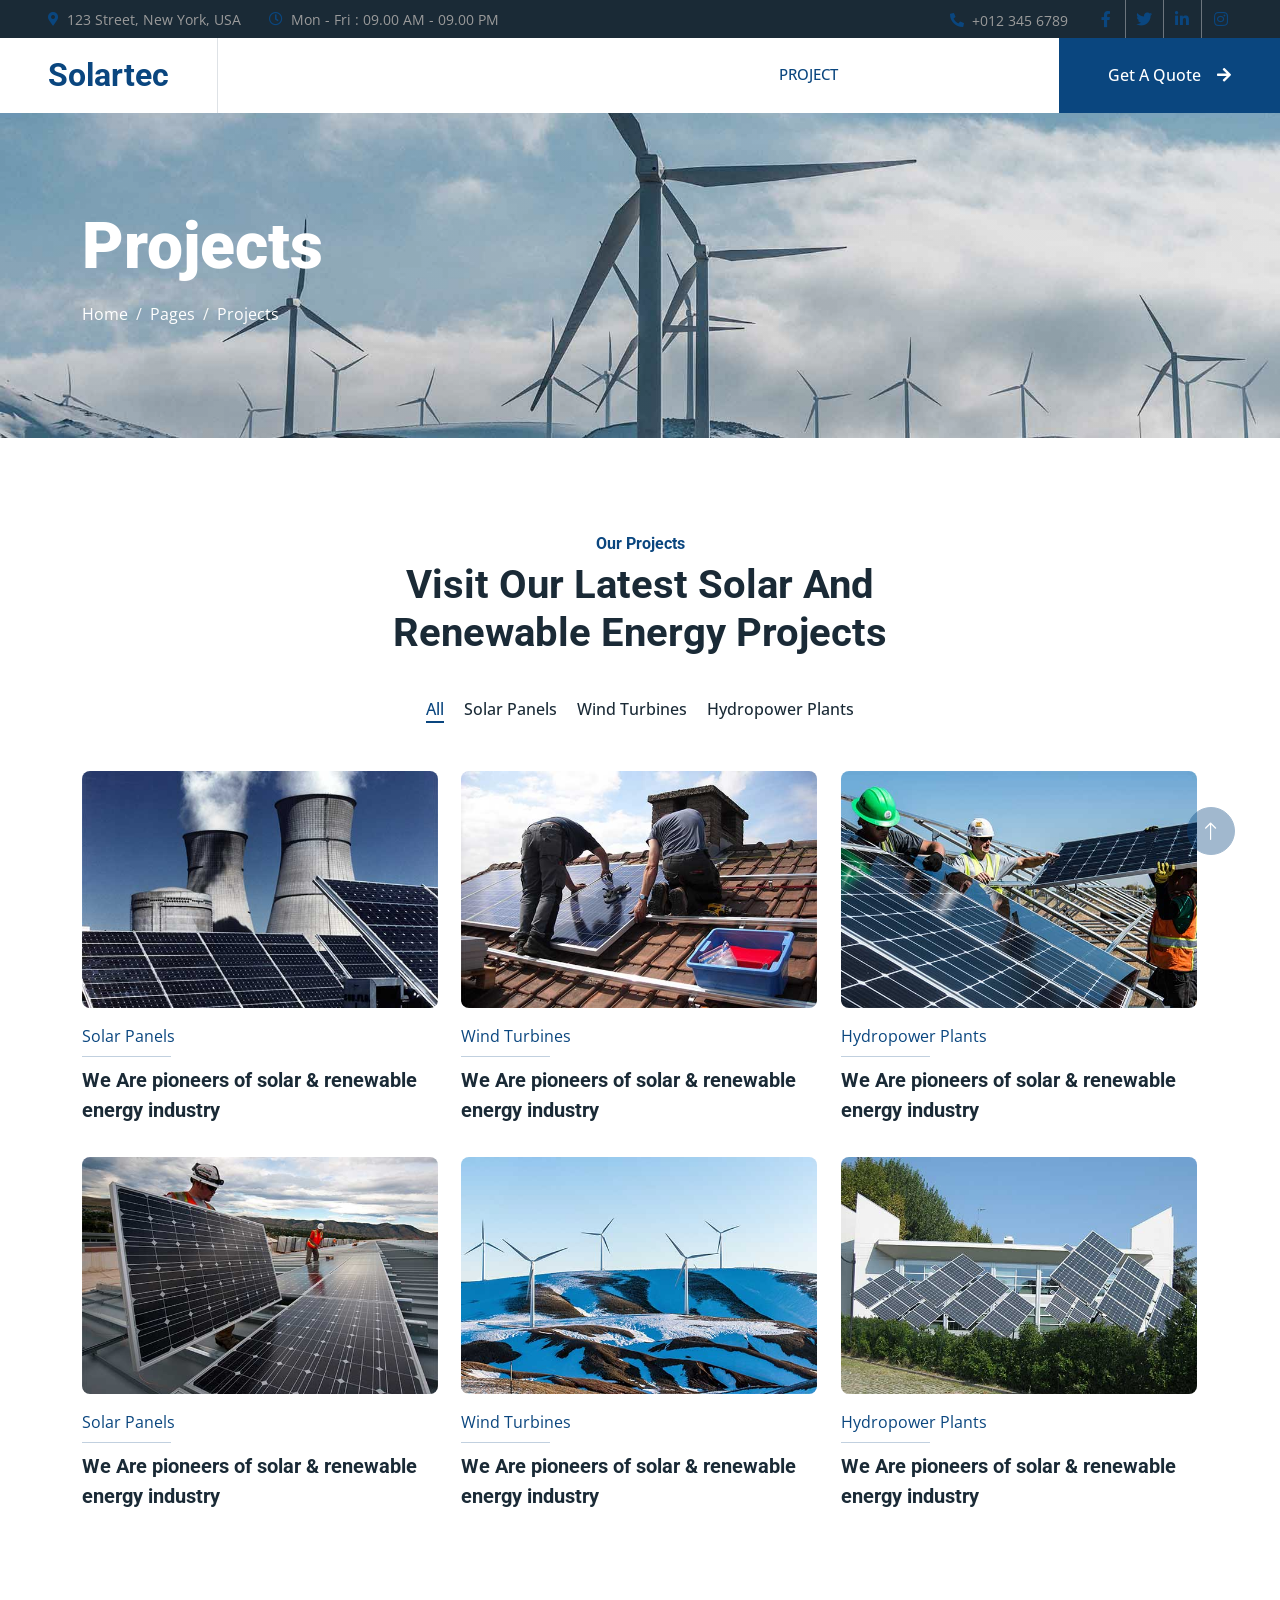
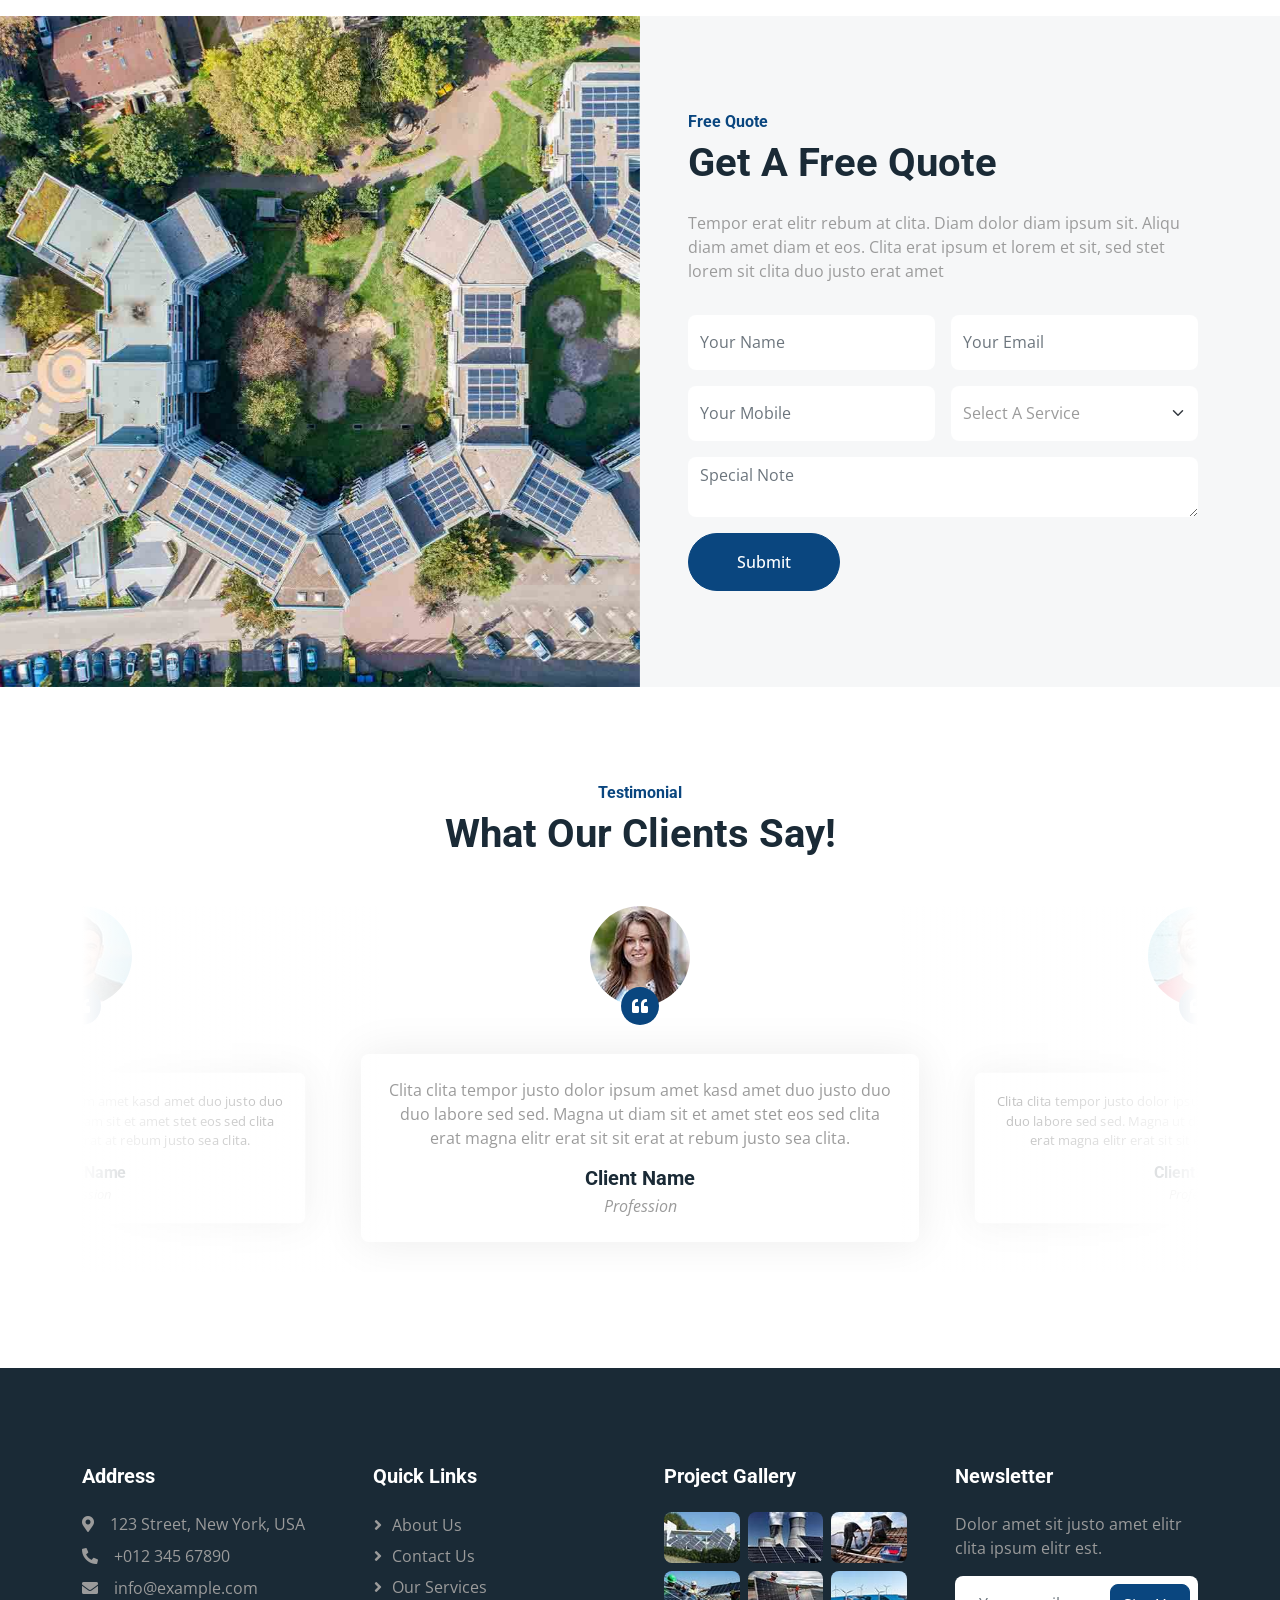
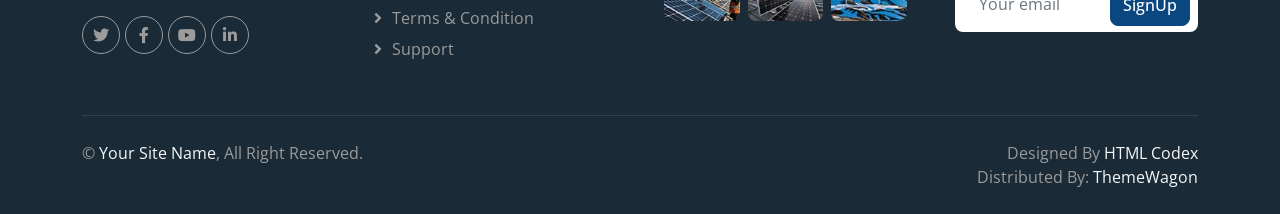
<file: project.html>
<!DOCTYPE html>
<html lang="en">

<head>
    <meta charset="utf-8">
    <title>Solartec - Renewable Energy Website Template</title>
    <meta content="width=device-width, initial-scale=1.0" name="viewport">
    <meta content="" name="keywords">
    <meta content="" name="description">

    <!-- Favicon -->
    <link href="img/favicon.ico" rel="icon">

    <!-- Google Web Fonts -->
    <link rel="preconnect" href="https://fonts.googleapis.com">
    <link rel="preconnect" href="https://fonts.gstatic.com" crossorigin>
    <link href="https://fonts.googleapis.com/css2?family=Open+Sans:wght@400;500&family=Roboto:wght@500;700;900&display=swap" rel="stylesheet"> 

    <!-- Icon Font Stylesheet -->
    <link href="https://cdnjs.cloudflare.com/ajax/libs/font-awesome/5.10.0/css/all.min.css" rel="stylesheet">
    <link href="https://cdn.jsdelivr.net/npm/bootstrap-icons@1.4.1/font/bootstrap-icons.css" rel="stylesheet">

    <!-- Libraries Stylesheet -->
    <link href="lib/animate/animate.min.css" rel="stylesheet">
    <link href="lib/owlcarousel/assets/owl.carousel.min.css" rel="stylesheet">
    <link href="lib/lightbox/css/lightbox.min.css" rel="stylesheet">

    <!-- Customized Bootstrap Stylesheet -->
    <link href="css/bootstrap.min.css" rel="stylesheet">

    <!-- Template Stylesheet -->
    <link href="css/style.css" rel="stylesheet">
</head>

<body>
    <!-- Spinner Start -->
    <div id="spinner" class="show bg-white position-fixed translate-middle w-100 vh-100 top-50 start-50 d-flex align-items-center justify-content-center">
        <div class="spinner-border text-primary" style="width: 3rem; height: 3rem;" role="status">
            <span class="sr-only">Loading...</span>
        </div>
    </div>
    <!-- Spinner End -->


    <!-- Topbar Start -->
    <div class="container-fluid bg-dark p-0">
        <div class="row gx-0 d-none d-lg-flex">
            <div class="col-lg-7 px-5 text-start">
                <div class="h-100 d-inline-flex align-items-center me-4">
                    <small class="fa fa-map-marker-alt text-primary me-2"></small>
                    <small>123 Street, New York, USA</small>
                </div>
                <div class="h-100 d-inline-flex align-items-center">
                    <small class="far fa-clock text-primary me-2"></small>
                    <small>Mon - Fri : 09.00 AM - 09.00 PM</small>
                </div>
            </div>
            <div class="col-lg-5 px-5 text-end">
                <div class="h-100 d-inline-flex align-items-center me-4">
                    <small class="fa fa-phone-alt text-primary me-2"></small>
                    <small>+012 345 6789</small>
                </div>
                <div class="h-100 d-inline-flex align-items-center mx-n2">
                    <a class="btn btn-square btn-link rounded-0 border-0 border-end border-secondary" href=""><i class="fab fa-facebook-f"></i></a>
                    <a class="btn btn-square btn-link rounded-0 border-0 border-end border-secondary" href=""><i class="fab fa-twitter"></i></a>
                    <a class="btn btn-square btn-link rounded-0 border-0 border-end border-secondary" href=""><i class="fab fa-linkedin-in"></i></a>
                    <a class="btn btn-square btn-link rounded-0" href=""><i class="fab fa-instagram"></i></a>
                </div>
            </div>
        </div>
    </div>
    <!-- Topbar End -->


    <!-- Navbar Start -->
    <nav class="navbar navbar-expand-lg bg-white navbar-light sticky-top p-0">
        <a href="index.html" class="navbar-brand d-flex align-items-center border-end px-4 px-lg-5">
            <h2 class="m-0 text-primary">Solartec</h2>
        </a>
        <button type="button" class="navbar-toggler me-4" data-bs-toggle="collapse" data-bs-target="#navbarCollapse">
            <span class="navbar-toggler-icon"></span>
        </button>
        <div class="collapse navbar-collapse" id="navbarCollapse">
            <div class="navbar-nav ms-auto p-4 p-lg-0">
                <a href="index.html" class="nav-item nav-link">Home</a>
                <a href="about.html" class="nav-item nav-link">About</a>
                <a href="service.html" class="nav-item nav-link">Service</a>
                <a href="project.html" class="nav-item nav-link active">Project</a>
                <div class="nav-item dropdown">
                    <a href="#" class="nav-link dropdown-toggle" data-bs-toggle="dropdown">Pages</a>
                    <div class="dropdown-menu bg-light m-0">
                        <a href="feature.html" class="dropdown-item">Feature</a>
                        <a href="quote.html" class="dropdown-item">Free Quote</a>
                        <a href="team.html" class="dropdown-item">Our Team</a>
                        <a href="testimonial.html" class="dropdown-item">Testimonial</a>
                        <a href="404.html" class="dropdown-item">404 Page</a>
                    </div>
                </div>
                <a href="contact.html" class="nav-item nav-link">Contact</a>
            </div>
            <a href="" class="btn btn-primary rounded-0 py-4 px-lg-5 d-none d-lg-block">Get A Quote<i class="fa fa-arrow-right ms-3"></i></a>
        </div>
    </nav>
    <!-- Navbar End -->


    <!-- Page Header Start -->
    <div class="container-fluid page-header py-5 mb-5">
        <div class="container py-5">
            <h1 class="display-3 text-white mb-3 animated slideInDown">Projects</h1>
            <nav aria-label="breadcrumb animated slideInDown">
                <ol class="breadcrumb">
                    <li class="breadcrumb-item"><a class="text-white" href="#">Home</a></li>
                    <li class="breadcrumb-item"><a class="text-white" href="#">Pages</a></li>
                    <li class="breadcrumb-item text-white active" aria-current="page">Projects</li>
                </ol>
            </nav>
        </div>
    </div>
    <!-- Page Header End -->


    <!-- Projects Start -->
    <div class="container-xxl py-5">
        <div class="container">
            <div class="text-center mx-auto mb-5 wow fadeInUp" data-wow-delay="0.1s" style="max-width: 600px;">
                <h6 class="text-primary">Our Projects</h6>
                <h1 class="mb-4">Visit Our Latest Solar And Renewable Energy Projects</h1>
            </div>
            <div class="row mt-n2 wow fadeInUp" data-wow-delay="0.3s">
                <div class="col-12 text-center">
                    <ul class="list-inline mb-5" id="portfolio-flters">
                        <li class="mx-2 active" data-filter="*">All</li>
                        <li class="mx-2" data-filter=".first">Solar Panels</li>
                        <li class="mx-2" data-filter=".second">Wind Turbines</li>
                        <li class="mx-2" data-filter=".third">Hydropower Plants</li>
                    </ul>
                </div>
            </div>
            <div class="row g-4 portfolio-container wow fadeInUp" data-wow-delay="0.5s">
                <div class="col-lg-4 col-md-6 portfolio-item first">
                    <div class="portfolio-img rounded overflow-hidden">
                        <img class="img-fluid" src="img/img-600x400-6.jpg" alt="">
                        <div class="portfolio-btn">
                            <a class="btn btn-lg-square btn-outline-light rounded-circle mx-1" href="img/img-600x400-6.jpg" data-lightbox="portfolio"><i class="fa fa-eye"></i></a>
                            <a class="btn btn-lg-square btn-outline-light rounded-circle mx-1" href=""><i class="fa fa-link"></i></a>
                        </div>
                    </div>
                    <div class="pt-3">
                        <p class="text-primary mb-0">Solar Panels</p>
                        <hr class="text-primary w-25 my-2">
                        <h5 class="lh-base">We Are pioneers of solar & renewable energy industry</h5>
                    </div>
                </div>
                <div class="col-lg-4 col-md-6 portfolio-item second">
                    <div class="portfolio-img rounded overflow-hidden">
                        <img class="img-fluid" src="img/img-600x400-5.jpg" alt="">
                        <div class="portfolio-btn">
                            <a class="btn btn-lg-square btn-outline-light rounded-circle mx-1" href="img/img-600x400-5.jpg" data-lightbox="portfolio"><i class="fa fa-eye"></i></a>
                            <a class="btn btn-lg-square btn-outline-light rounded-circle mx-1" href=""><i class="fa fa-link"></i></a>
                        </div>
                    </div>
                    <div class="pt-3">
                        <p class="text-primary mb-0">Wind Turbines</p>
                        <hr class="text-primary w-25 my-2">
                        <h5 class="lh-base">We Are pioneers of solar & renewable energy industry</h5>
                    </div>
                </div>
                <div class="col-lg-4 col-md-6 portfolio-item third">
                    <div class="portfolio-img rounded overflow-hidden">
                        <img class="img-fluid" src="img/img-600x400-4.jpg" alt="">
                        <div class="portfolio-btn">
                            <a class="btn btn-lg-square btn-outline-light rounded-circle mx-1" href="img/img-600x400-4.jpg" data-lightbox="portfolio"><i class="fa fa-eye"></i></a>
                            <a class="btn btn-lg-square btn-outline-light rounded-circle mx-1" href=""><i class="fa fa-link"></i></a>
                        </div>
                    </div>
                    <div class="pt-3">
                        <p class="text-primary mb-0">Hydropower Plants</p>
                        <hr class="text-primary w-25 my-2">
                        <h5 class="lh-base">We Are pioneers of solar & renewable energy industry</h5>
                    </div>
                </div>
                <div class="col-lg-4 col-md-6 portfolio-item first">
                    <div class="portfolio-img rounded overflow-hidden">
                        <img class="img-fluid" src="img/img-600x400-3.jpg" alt="">
                        <div class="portfolio-btn">
                            <a class="btn btn-lg-square btn-outline-light rounded-circle mx-1" href="img/img-600x400-3.jpg" data-lightbox="portfolio"><i class="fa fa-eye"></i></a>
                            <a class="btn btn-lg-square btn-outline-light rounded-circle mx-1" href=""><i class="fa fa-link"></i></a>
                        </div>
                    </div>
                    <div class="pt-3">
                        <p class="text-primary mb-0">Solar Panels</p>
                        <hr class="text-primary w-25 my-2">
                        <h5 class="lh-base">We Are pioneers of solar & renewable energy industry</h5>
                    </div>
                </div>
                <div class="col-lg-4 col-md-6 portfolio-item second">
                    <div class="portfolio-img rounded overflow-hidden">
                        <img class="img-fluid" src="img/img-600x400-2.jpg" alt="">
                        <div class="portfolio-btn">
                            <a class="btn btn-lg-square btn-outline-light rounded-circle mx-1" href="img/img-600x400-2.jpg" data-lightbox="portfolio"><i class="fa fa-eye"></i></a>
                            <a class="btn btn-lg-square btn-outline-light rounded-circle mx-1" href=""><i class="fa fa-link"></i></a>
                        </div>
                    </div>
                    <div class="pt-3">
                        <p class="text-primary mb-0">Wind Turbines</p>
                        <hr class="text-primary w-25 my-2">
                        <h5 class="lh-base">We Are pioneers of solar & renewable energy industry</h5>
                    </div>
                </div>
                <div class="col-lg-4 col-md-6 portfolio-item third">
                    <div class="portfolio-img rounded overflow-hidden">
                        <img class="img-fluid" src="img/img-600x400-1.jpg" alt="">
                        <div class="portfolio-btn">
                            <a class="btn btn-lg-square btn-outline-light rounded-circle mx-1" href="img/img-600x400-1.jpg" data-lightbox="portfolio"><i class="fa fa-eye"></i></a>
                            <a class="btn btn-lg-square btn-outline-light rounded-circle mx-1" href=""><i class="fa fa-link"></i></a>
                        </div>
                    </div>
                    <div class="pt-3">
                        <p class="text-primary mb-0">Hydropower Plants</p>
                        <hr class="text-primary w-25 my-2">
                        <h5 class="lh-base">We Are pioneers of solar & renewable energy industry</h5>
                    </div>
                </div>
            </div>
        </div>
    </div>
    <!-- Projects End -->


    <!-- Quote Start -->
    <div class="container-fluid bg-light overflow-hidden my-5 px-lg-0">
        <div class="container quote px-lg-0">
            <div class="row g-0 mx-lg-0">
                <div class="col-lg-6 ps-lg-0 wow fadeIn" data-wow-delay="0.1s" style="min-height: 400px;">
                    <div class="position-relative h-100">
                        <img class="position-absolute img-fluid w-100 h-100" src="img/quote.jpg" style="object-fit: cover;" alt="">
                    </div>
                </div>
                <div class="col-lg-6 quote-text py-5 wow fadeIn" data-wow-delay="0.5s">
                    <div class="p-lg-5 pe-lg-0">
                        <h6 class="text-primary">Free Quote</h6>
                        <h1 class="mb-4">Get A Free Quote</h1>
                        <p class="mb-4 pb-2">Tempor erat elitr rebum at clita. Diam dolor diam ipsum sit. Aliqu diam amet diam et eos. Clita erat ipsum et lorem et sit, sed stet lorem sit clita duo justo erat amet</p>
                        <form>
                            <div class="row g-3">
                                <div class="col-12 col-sm-6">
                                    <input type="text" class="form-control border-0" placeholder="Your Name" style="height: 55px;">
                                </div>
                                <div class="col-12 col-sm-6">
                                    <input type="email" class="form-control border-0" placeholder="Your Email" style="height: 55px;">
                                </div>
                                <div class="col-12 col-sm-6">
                                    <input type="text" class="form-control border-0" placeholder="Your Mobile" style="height: 55px;">
                                </div>
                                <div class="col-12 col-sm-6">
                                    <select class="form-select border-0" style="height: 55px;">
                                        <option selected>Select A Service</option>
                                        <option value="1">Service 1</option>
                                        <option value="2">Service 2</option>
                                        <option value="3">Service 3</option>
                                    </select>
                                </div>
                                <div class="col-12">
                                    <textarea class="form-control border-0" placeholder="Special Note"></textarea>
                                </div>
                                <div class="col-12">
                                    <button class="btn btn-primary rounded-pill py-3 px-5" type="submit">Submit</button>
                                </div>
                            </div>
                        </form>
                    </div>
                </div>
            </div>
        </div>
    </div>
    <!-- Quote End -->


    <!-- Testimonial Start -->
    <div class="container-xxl py-5">
        <div class="container">
            <div class="text-center mx-auto mb-5 wow fadeInUp" data-wow-delay="0.1s" style="max-width: 600px;">
                <h6 class="text-primary">Testimonial</h6>
                <h1 class="mb-4">What Our Clients Say!</h1>
            </div>
            <div class="owl-carousel testimonial-carousel wow fadeInUp" data-wow-delay="0.1s">
                <div class="testimonial-item text-center">
                    <div class="testimonial-img position-relative">
                        <img class="img-fluid rounded-circle mx-auto mb-5" src="img/testimonial-1.jpg">
                        <div class="btn-square bg-primary rounded-circle">
                            <i class="fa fa-quote-left text-white"></i>
                        </div>
                    </div>
                    <div class="testimonial-text text-center rounded p-4">
                        <p>Clita clita tempor justo dolor ipsum amet kasd amet duo justo duo duo labore sed sed. Magna ut diam sit et amet stet eos sed clita erat magna elitr erat sit sit erat at rebum justo sea clita.</p>
                        <h5 class="mb-1">Client Name</h5>
                        <span class="fst-italic">Profession</span>
                    </div>
                </div>
                <div class="testimonial-item text-center">
                    <div class="testimonial-img position-relative">
                        <img class="img-fluid rounded-circle mx-auto mb-5" src="img/testimonial-2.jpg">
                        <div class="btn-square bg-primary rounded-circle">
                            <i class="fa fa-quote-left text-white"></i>
                        </div>
                    </div>
                    <div class="testimonial-text text-center rounded p-4">
                        <p>Clita clita tempor justo dolor ipsum amet kasd amet duo justo duo duo labore sed sed. Magna ut diam sit et amet stet eos sed clita erat magna elitr erat sit sit erat at rebum justo sea clita.</p>
                        <h5 class="mb-1">Client Name</h5>
                        <span class="fst-italic">Profession</span>
                    </div>
                </div>
                <div class="testimonial-item text-center">
                    <div class="testimonial-img position-relative">
                        <img class="img-fluid rounded-circle mx-auto mb-5" src="img/testimonial-3.jpg">
                        <div class="btn-square bg-primary rounded-circle">
                            <i class="fa fa-quote-left text-white"></i>
                        </div>
                    </div>
                    <div class="testimonial-text text-center rounded p-4">
                        <p>Clita clita tempor justo dolor ipsum amet kasd amet duo justo duo duo labore sed sed. Magna ut diam sit et amet stet eos sed clita erat magna elitr erat sit sit erat at rebum justo sea clita.</p>
                        <h5 class="mb-1">Client Name</h5>
                        <span class="fst-italic">Profession</span>
                    </div>
                </div>
            </div>
        </div>
    </div>
    <!-- Testimonial End -->
        

    <!-- Footer Start -->
    <div class="container-fluid bg-dark text-body footer mt-5 pt-5 wow fadeIn" data-wow-delay="0.1s">
        <div class="container py-5">
            <div class="row g-5">
                <div class="col-lg-3 col-md-6">
                    <h5 class="text-white mb-4">Address</h5>
                    <p class="mb-2"><i class="fa fa-map-marker-alt me-3"></i>123 Street, New York, USA</p>
                    <p class="mb-2"><i class="fa fa-phone-alt me-3"></i>+012 345 67890</p>
                    <p class="mb-2"><i class="fa fa-envelope me-3"></i>info@example.com</p>
                    <div class="d-flex pt-2">
                        <a class="btn btn-square btn-outline-light btn-social" href=""><i class="fab fa-twitter"></i></a>
                        <a class="btn btn-square btn-outline-light btn-social" href=""><i class="fab fa-facebook-f"></i></a>
                        <a class="btn btn-square btn-outline-light btn-social" href=""><i class="fab fa-youtube"></i></a>
                        <a class="btn btn-square btn-outline-light btn-social" href=""><i class="fab fa-linkedin-in"></i></a>
                    </div>
                </div>
                <div class="col-lg-3 col-md-6">
                    <h5 class="text-white mb-4">Quick Links</h5>
                    <a class="btn btn-link" href="">About Us</a>
                    <a class="btn btn-link" href="">Contact Us</a>
                    <a class="btn btn-link" href="">Our Services</a>
                    <a class="btn btn-link" href="">Terms & Condition</a>
                    <a class="btn btn-link" href="">Support</a>
                </div>
                <div class="col-lg-3 col-md-6">
                    <h5 class="text-white mb-4">Project Gallery</h5>
                    <div class="row g-2">
                        <div class="col-4">
                            <img class="img-fluid rounded" src="img/gallery-1.jpg" alt="">
                        </div>
                        <div class="col-4">
                            <img class="img-fluid rounded" src="img/gallery-2.jpg" alt="">
                        </div>
                        <div class="col-4">
                            <img class="img-fluid rounded" src="img/gallery-3.jpg" alt="">
                        </div>
                        <div class="col-4">
                            <img class="img-fluid rounded" src="img/gallery-4.jpg" alt="">
                        </div>
                        <div class="col-4">
                            <img class="img-fluid rounded" src="img/gallery-5.jpg" alt="">
                        </div>
                        <div class="col-4">
                            <img class="img-fluid rounded" src="img/gallery-6.jpg" alt="">
                        </div>
                    </div>
                </div>
                <div class="col-lg-3 col-md-6">
                    <h5 class="text-white mb-4">Newsletter</h5>
                    <p>Dolor amet sit justo amet elitr clita ipsum elitr est.</p>
                    <div class="position-relative mx-auto" style="max-width: 400px;">
                        <input class="form-control border-0 w-100 py-3 ps-4 pe-5" type="text" placeholder="Your email">
                        <button type="button" class="btn btn-primary py-2 position-absolute top-0 end-0 mt-2 me-2">SignUp</button>
                    </div>
                </div>
            </div>
        </div>
        <div class="container">
            <div class="copyright">
                <div class="row">
                    <div class="col-md-6 text-center text-md-start mb-3 mb-md-0">
                        &copy; <a href="#">Your Site Name</a>, All Right Reserved.
                    </div>
                    <div class="col-md-6 text-center text-md-end">
                        <!--/*** This template is free as long as you keep the footer author’s credit link/attribution link/backlink. If you'd like to use the template without the footer author’s credit link/attribution link/backlink, you can purchase the Credit Removal License from "https://htmlcodex.com/credit-removal". Thank you for your support. ***/-->
                        Designed By <a href="https://htmlcodex.com">HTML Codex</a>
                        <br>Distributed By: <a href="https://themewagon.com" target="_blank">ThemeWagon</a>
                    </div>
                </div>
            </div>
        </div>
    </div>
    <!-- Footer End -->


    <!-- Back to Top -->
    <a href="#" class="btn btn-lg btn-primary btn-lg-square rounded-circle back-to-top"><i class="bi bi-arrow-up"></i></a>


    <!-- JavaScript Libraries -->
    <script src="https://code.jquery.com/jquery-3.4.1.min.js"></script>
    <script src="https://cdn.jsdelivr.net/npm/bootstrap@5.0.0/dist/js/bootstrap.bundle.min.js"></script>
    <script src="lib/wow/wow.min.js"></script>
    <script src="lib/easing/easing.min.js"></script>
    <script src="lib/waypoints/waypoints.min.js"></script>
    <script src="lib/counterup/counterup.min.js"></script>
    <script src="lib/owlcarousel/owl.carousel.min.js"></script>
    <script src="lib/isotope/isotope.pkgd.min.js"></script>
    <script src="lib/lightbox/js/lightbox.min.js"></script>

    <!-- Template Javascript -->
    <script src="js/main.js"></script>
</body>

</html>
</file>
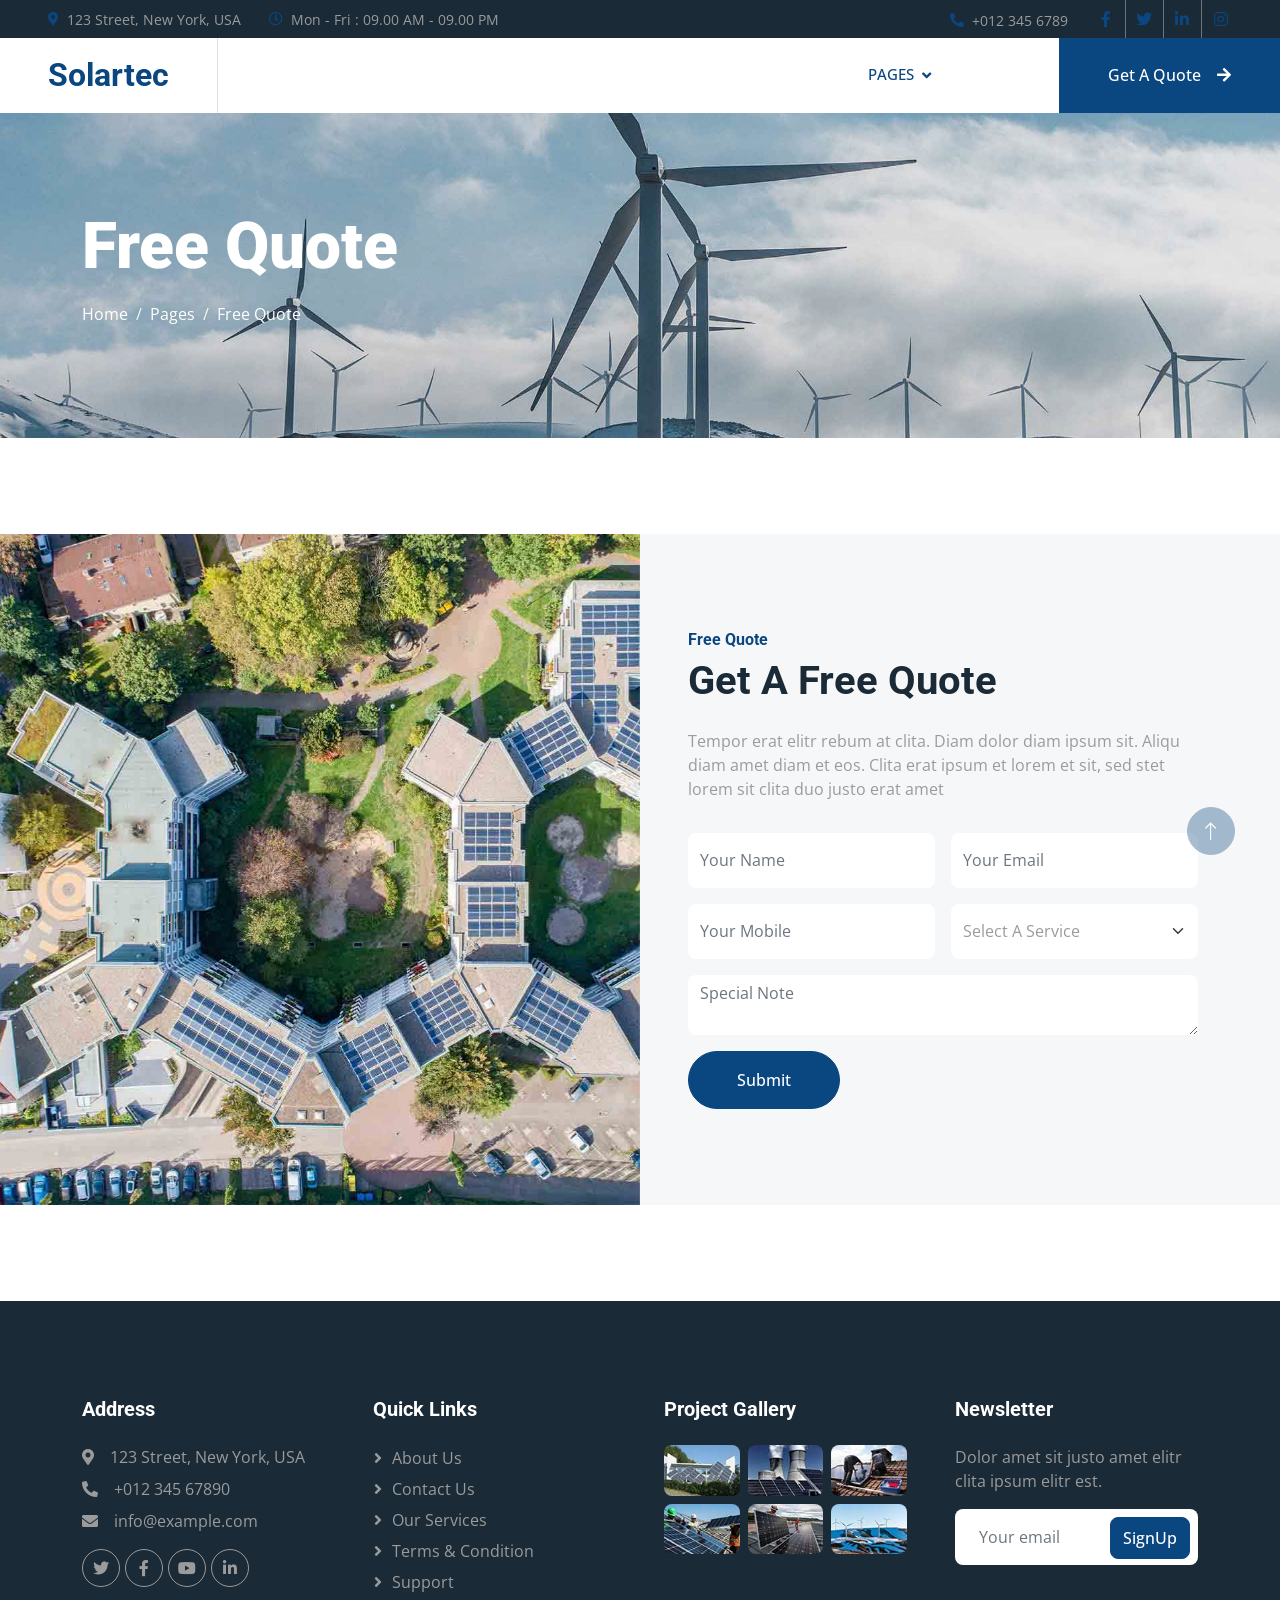
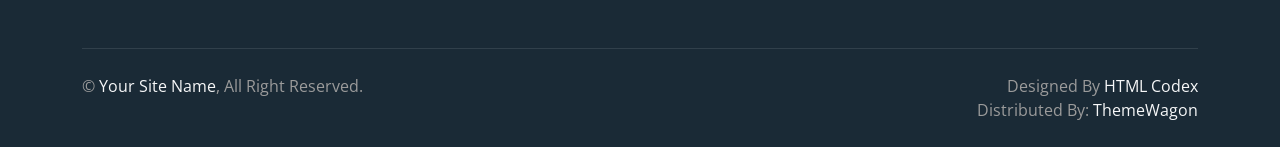
<file: quote.html>
<!DOCTYPE html>
<html lang="en">

<head>
    <meta charset="utf-8">
    <title>Solartec - Renewable Energy Website Template</title>
    <meta content="width=device-width, initial-scale=1.0" name="viewport">
    <meta content="" name="keywords">
    <meta content="" name="description">

    <!-- Favicon -->
    <link href="img/favicon.ico" rel="icon">

    <!-- Google Web Fonts -->
    <link rel="preconnect" href="https://fonts.googleapis.com">
    <link rel="preconnect" href="https://fonts.gstatic.com" crossorigin>
    <link href="https://fonts.googleapis.com/css2?family=Open+Sans:wght@400;500&family=Roboto:wght@500;700;900&display=swap" rel="stylesheet"> 

    <!-- Icon Font Stylesheet -->
    <link href="https://cdnjs.cloudflare.com/ajax/libs/font-awesome/5.10.0/css/all.min.css" rel="stylesheet">
    <link href="https://cdn.jsdelivr.net/npm/bootstrap-icons@1.4.1/font/bootstrap-icons.css" rel="stylesheet">

    <!-- Libraries Stylesheet -->
    <link href="lib/animate/animate.min.css" rel="stylesheet">
    <link href="lib/owlcarousel/assets/owl.carousel.min.css" rel="stylesheet">
    <link href="lib/lightbox/css/lightbox.min.css" rel="stylesheet">

    <!-- Customized Bootstrap Stylesheet -->
    <link href="css/bootstrap.min.css" rel="stylesheet">

    <!-- Template Stylesheet -->
    <link href="css/style.css" rel="stylesheet">
</head>

<body>
    <!-- Spinner Start -->
    <div id="spinner" class="show bg-white position-fixed translate-middle w-100 vh-100 top-50 start-50 d-flex align-items-center justify-content-center">
        <div class="spinner-border text-primary" style="width: 3rem; height: 3rem;" role="status">
            <span class="sr-only">Loading...</span>
        </div>
    </div>
    <!-- Spinner End -->


    <!-- Topbar Start -->
    <div class="container-fluid bg-dark p-0">
        <div class="row gx-0 d-none d-lg-flex">
            <div class="col-lg-7 px-5 text-start">
                <div class="h-100 d-inline-flex align-items-center me-4">
                    <small class="fa fa-map-marker-alt text-primary me-2"></small>
                    <small>123 Street, New York, USA</small>
                </div>
                <div class="h-100 d-inline-flex align-items-center">
                    <small class="far fa-clock text-primary me-2"></small>
                    <small>Mon - Fri : 09.00 AM - 09.00 PM</small>
                </div>
            </div>
            <div class="col-lg-5 px-5 text-end">
                <div class="h-100 d-inline-flex align-items-center me-4">
                    <small class="fa fa-phone-alt text-primary me-2"></small>
                    <small>+012 345 6789</small>
                </div>
                <div class="h-100 d-inline-flex align-items-center mx-n2">
                    <a class="btn btn-square btn-link rounded-0 border-0 border-end border-secondary" href=""><i class="fab fa-facebook-f"></i></a>
                    <a class="btn btn-square btn-link rounded-0 border-0 border-end border-secondary" href=""><i class="fab fa-twitter"></i></a>
                    <a class="btn btn-square btn-link rounded-0 border-0 border-end border-secondary" href=""><i class="fab fa-linkedin-in"></i></a>
                    <a class="btn btn-square btn-link rounded-0" href=""><i class="fab fa-instagram"></i></a>
                </div>
            </div>
        </div>
    </div>
    <!-- Topbar End -->


    <!-- Navbar Start -->
    <nav class="navbar navbar-expand-lg bg-white navbar-light sticky-top p-0">
        <a href="index.html" class="navbar-brand d-flex align-items-center border-end px-4 px-lg-5">
            <h2 class="m-0 text-primary">Solartec</h2>
        </a>
        <button type="button" class="navbar-toggler me-4" data-bs-toggle="collapse" data-bs-target="#navbarCollapse">
            <span class="navbar-toggler-icon"></span>
        </button>
        <div class="collapse navbar-collapse" id="navbarCollapse">
            <div class="navbar-nav ms-auto p-4 p-lg-0">
                <a href="index.html" class="nav-item nav-link">Home</a>
                <a href="about.html" class="nav-item nav-link">About</a>
                <a href="service.html" class="nav-item nav-link">Service</a>
                <a href="project.html" class="nav-item nav-link">Project</a>
                <div class="nav-item dropdown">
                    <a href="#" class="nav-link dropdown-toggle active" data-bs-toggle="dropdown">Pages</a>
                    <div class="dropdown-menu bg-light m-0">
                        <a href="feature.html" class="dropdown-item">Feature</a>
                        <a href="quote.html" class="dropdown-item active">Free Quote</a>
                        <a href="team.html" class="dropdown-item">Our Team</a>
                        <a href="testimonial.html" class="dropdown-item">Testimonial</a>
                        <a href="404.html" class="dropdown-item">404 Page</a>
                    </div>
                </div>
                <a href="contact.html" class="nav-item nav-link">Contact</a>
            </div>
            <a href="" class="btn btn-primary rounded-0 py-4 px-lg-5 d-none d-lg-block">Get A Quote<i class="fa fa-arrow-right ms-3"></i></a>
        </div>
    </nav>
    <!-- Navbar End -->


    <!-- Page Header Start -->
    <div class="container-fluid page-header py-5 mb-5">
        <div class="container py-5">
            <h1 class="display-3 text-white mb-3 animated slideInDown">Free Quote</h1>
            <nav aria-label="breadcrumb animated slideInDown">
                <ol class="breadcrumb">
                    <li class="breadcrumb-item"><a class="text-white" href="#">Home</a></li>
                    <li class="breadcrumb-item"><a class="text-white" href="#">Pages</a></li>
                    <li class="breadcrumb-item text-white active" aria-current="page">Free Quote</li>
                </ol>
            </nav>
        </div>
    </div>
    <!-- Page Header End -->


    <!-- Quote Start -->
    <div class="container-fluid bg-light overflow-hidden px-lg-0" style="margin: 6rem 0;">
        <div class="container quote px-lg-0">
            <div class="row g-0 mx-lg-0">
                <div class="col-lg-6 ps-lg-0 wow fadeIn" data-wow-delay="0.1s" style="min-height: 400px;">
                    <div class="position-relative h-100">
                        <img class="position-absolute img-fluid w-100 h-100" src="img/quote.jpg" style="object-fit: cover;" alt="">
                    </div>
                </div>
                <div class="col-lg-6 quote-text py-5 wow fadeIn" data-wow-delay="0.5s">
                    <div class="p-lg-5 pe-lg-0">
                        <h6 class="text-primary">Free Quote</h6>
                        <h1 class="mb-4">Get A Free Quote</h1>
                        <p class="mb-4 pb-2">Tempor erat elitr rebum at clita. Diam dolor diam ipsum sit. Aliqu diam amet diam et eos. Clita erat ipsum et lorem et sit, sed stet lorem sit clita duo justo erat amet</p>
                        <form>
                            <div class="row g-3">
                                <div class="col-12 col-sm-6">
                                    <input type="text" class="form-control border-0" placeholder="Your Name" style="height: 55px;">
                                </div>
                                <div class="col-12 col-sm-6">
                                    <input type="email" class="form-control border-0" placeholder="Your Email" style="height: 55px;">
                                </div>
                                <div class="col-12 col-sm-6">
                                    <input type="text" class="form-control border-0" placeholder="Your Mobile" style="height: 55px;">
                                </div>
                                <div class="col-12 col-sm-6">
                                    <select class="form-select border-0" style="height: 55px;">
                                        <option selected>Select A Service</option>
                                        <option value="1">Service 1</option>
                                        <option value="2">Service 2</option>
                                        <option value="3">Service 3</option>
                                    </select>
                                </div>
                                <div class="col-12">
                                    <textarea class="form-control border-0" placeholder="Special Note"></textarea>
                                </div>
                                <div class="col-12">
                                    <button class="btn btn-primary rounded-pill py-3 px-5" type="submit">Submit</button>
                                </div>
                            </div>
                        </form>
                    </div>
                </div>
            </div>
        </div>
    </div>
    <!-- Quote End -->
        

    <!-- Footer Start -->
    <div class="container-fluid bg-dark text-body footer mt-5 pt-5 wow fadeIn" data-wow-delay="0.1s">
        <div class="container py-5">
            <div class="row g-5">
                <div class="col-lg-3 col-md-6">
                    <h5 class="text-white mb-4">Address</h5>
                    <p class="mb-2"><i class="fa fa-map-marker-alt me-3"></i>123 Street, New York, USA</p>
                    <p class="mb-2"><i class="fa fa-phone-alt me-3"></i>+012 345 67890</p>
                    <p class="mb-2"><i class="fa fa-envelope me-3"></i>info@example.com</p>
                    <div class="d-flex pt-2">
                        <a class="btn btn-square btn-outline-light btn-social" href=""><i class="fab fa-twitter"></i></a>
                        <a class="btn btn-square btn-outline-light btn-social" href=""><i class="fab fa-facebook-f"></i></a>
                        <a class="btn btn-square btn-outline-light btn-social" href=""><i class="fab fa-youtube"></i></a>
                        <a class="btn btn-square btn-outline-light btn-social" href=""><i class="fab fa-linkedin-in"></i></a>
                    </div>
                </div>
                <div class="col-lg-3 col-md-6">
                    <h5 class="text-white mb-4">Quick Links</h5>
                    <a class="btn btn-link" href="">About Us</a>
                    <a class="btn btn-link" href="">Contact Us</a>
                    <a class="btn btn-link" href="">Our Services</a>
                    <a class="btn btn-link" href="">Terms & Condition</a>
                    <a class="btn btn-link" href="">Support</a>
                </div>
                <div class="col-lg-3 col-md-6">
                    <h5 class="text-white mb-4">Project Gallery</h5>
                    <div class="row g-2">
                        <div class="col-4">
                            <img class="img-fluid rounded" src="img/gallery-1.jpg" alt="">
                        </div>
                        <div class="col-4">
                            <img class="img-fluid rounded" src="img/gallery-2.jpg" alt="">
                        </div>
                        <div class="col-4">
                            <img class="img-fluid rounded" src="img/gallery-3.jpg" alt="">
                        </div>
                        <div class="col-4">
                            <img class="img-fluid rounded" src="img/gallery-4.jpg" alt="">
                        </div>
                        <div class="col-4">
                            <img class="img-fluid rounded" src="img/gallery-5.jpg" alt="">
                        </div>
                        <div class="col-4">
                            <img class="img-fluid rounded" src="img/gallery-6.jpg" alt="">
                        </div>
                    </div>
                </div>
                <div class="col-lg-3 col-md-6">
                    <h5 class="text-white mb-4">Newsletter</h5>
                    <p>Dolor amet sit justo amet elitr clita ipsum elitr est.</p>
                    <div class="position-relative mx-auto" style="max-width: 400px;">
                        <input class="form-control border-0 w-100 py-3 ps-4 pe-5" type="text" placeholder="Your email">
                        <button type="button" class="btn btn-primary py-2 position-absolute top-0 end-0 mt-2 me-2">SignUp</button>
                    </div>
                </div>
            </div>
        </div>
        <div class="container">
            <div class="copyright">
                <div class="row">
                    <div class="col-md-6 text-center text-md-start mb-3 mb-md-0">
                        &copy; <a href="#">Your Site Name</a>, All Right Reserved.
                    </div>
                    <div class="col-md-6 text-center text-md-end">
                        <!--/*** This template is free as long as you keep the footer author’s credit link/attribution link/backlink. If you'd like to use the template without the footer author’s credit link/attribution link/backlink, you can purchase the Credit Removal License from "https://htmlcodex.com/credit-removal". Thank you for your support. ***/-->
                        Designed By <a href="https://htmlcodex.com">HTML Codex</a>
                        <br>Distributed By: <a href="https://themewagon.com" target="_blank">ThemeWagon</a>
                    </div>
                </div>
            </div>
        </div>
    </div>
    <!-- Footer End -->


    <!-- Back to Top -->
    <a href="#" class="btn btn-lg btn-primary btn-lg-square rounded-circle back-to-top"><i class="bi bi-arrow-up"></i></a>


    <!-- JavaScript Libraries -->
    <script src="https://code.jquery.com/jquery-3.4.1.min.js"></script>
    <script src="https://cdn.jsdelivr.net/npm/bootstrap@5.0.0/dist/js/bootstrap.bundle.min.js"></script>
    <script src="lib/wow/wow.min.js"></script>
    <script src="lib/easing/easing.min.js"></script>
    <script src="lib/waypoints/waypoints.min.js"></script>
    <script src="lib/counterup/counterup.min.js"></script>
    <script src="lib/owlcarousel/owl.carousel.min.js"></script>
    <script src="lib/isotope/isotope.pkgd.min.js"></script>
    <script src="lib/lightbox/js/lightbox.min.js"></script>

    <!-- Template Javascript -->
    <script src="js/main.js"></script>
</body>

</html>
</file>
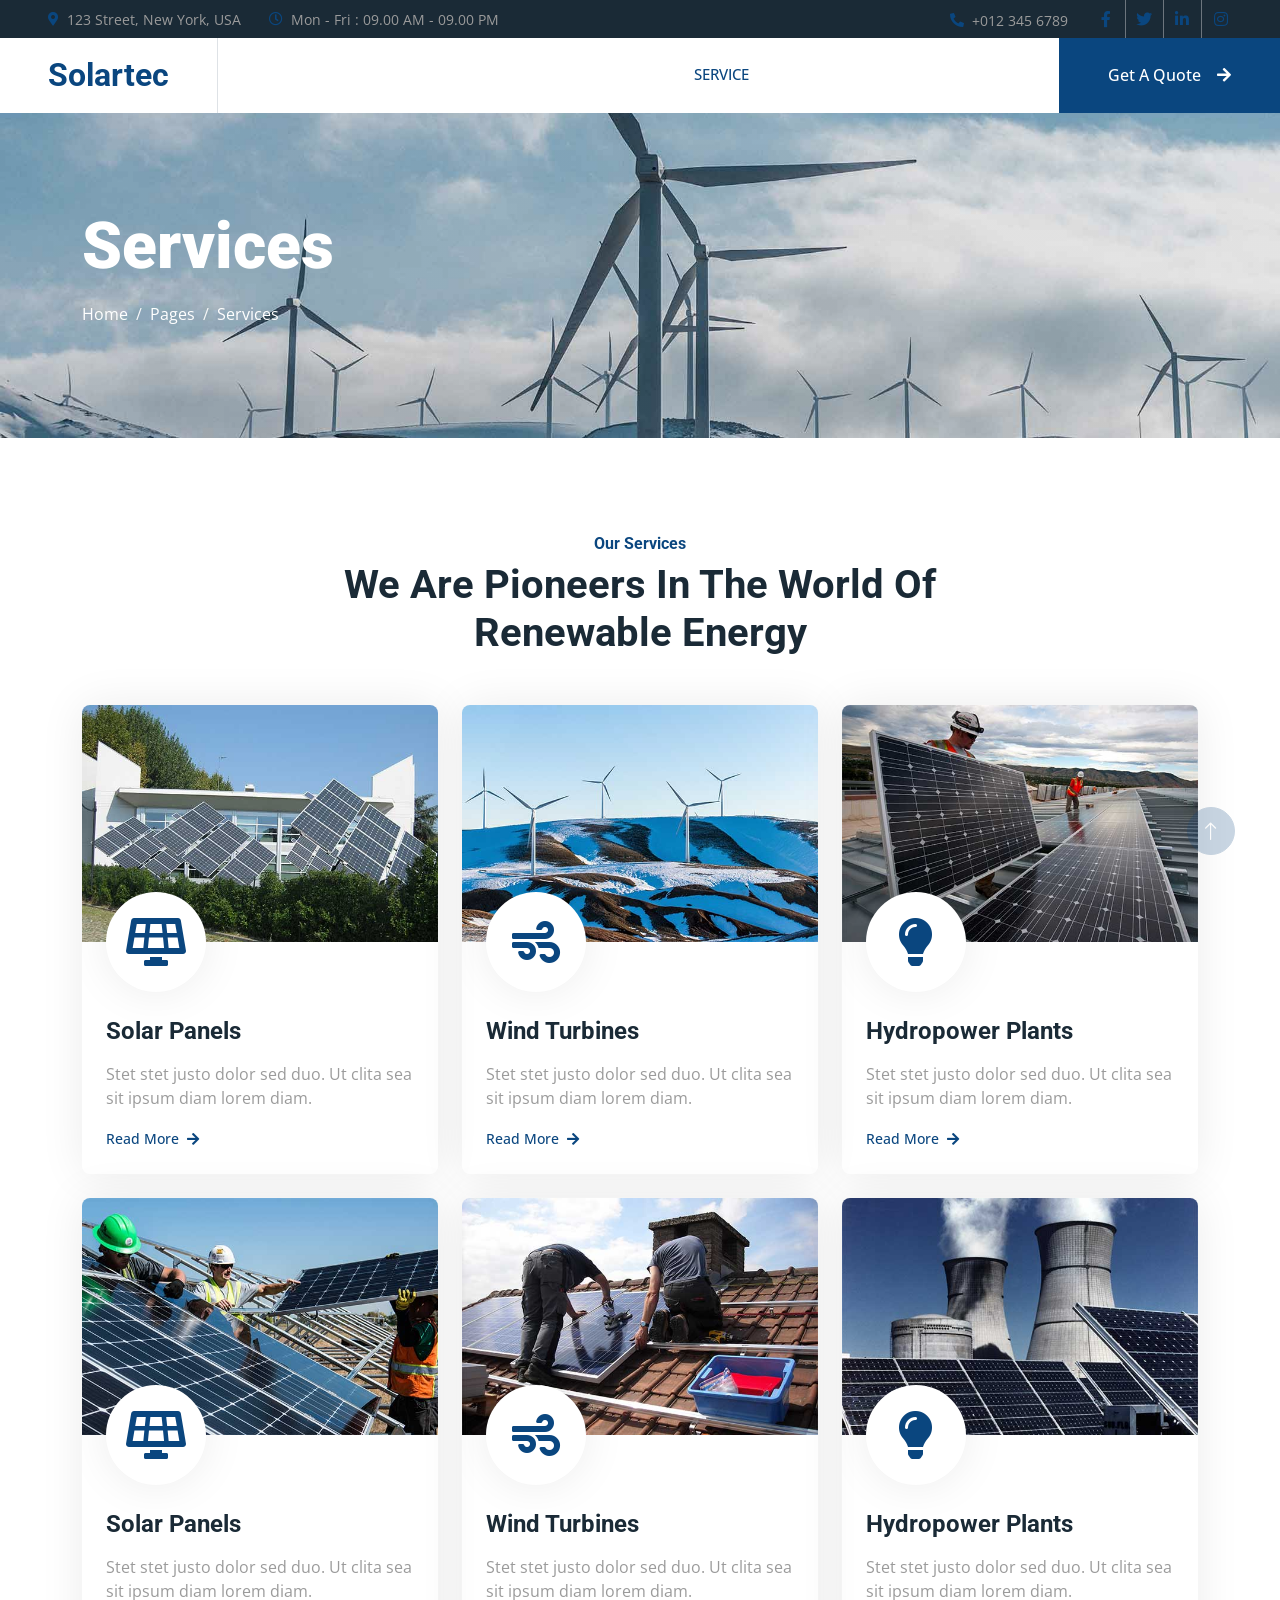
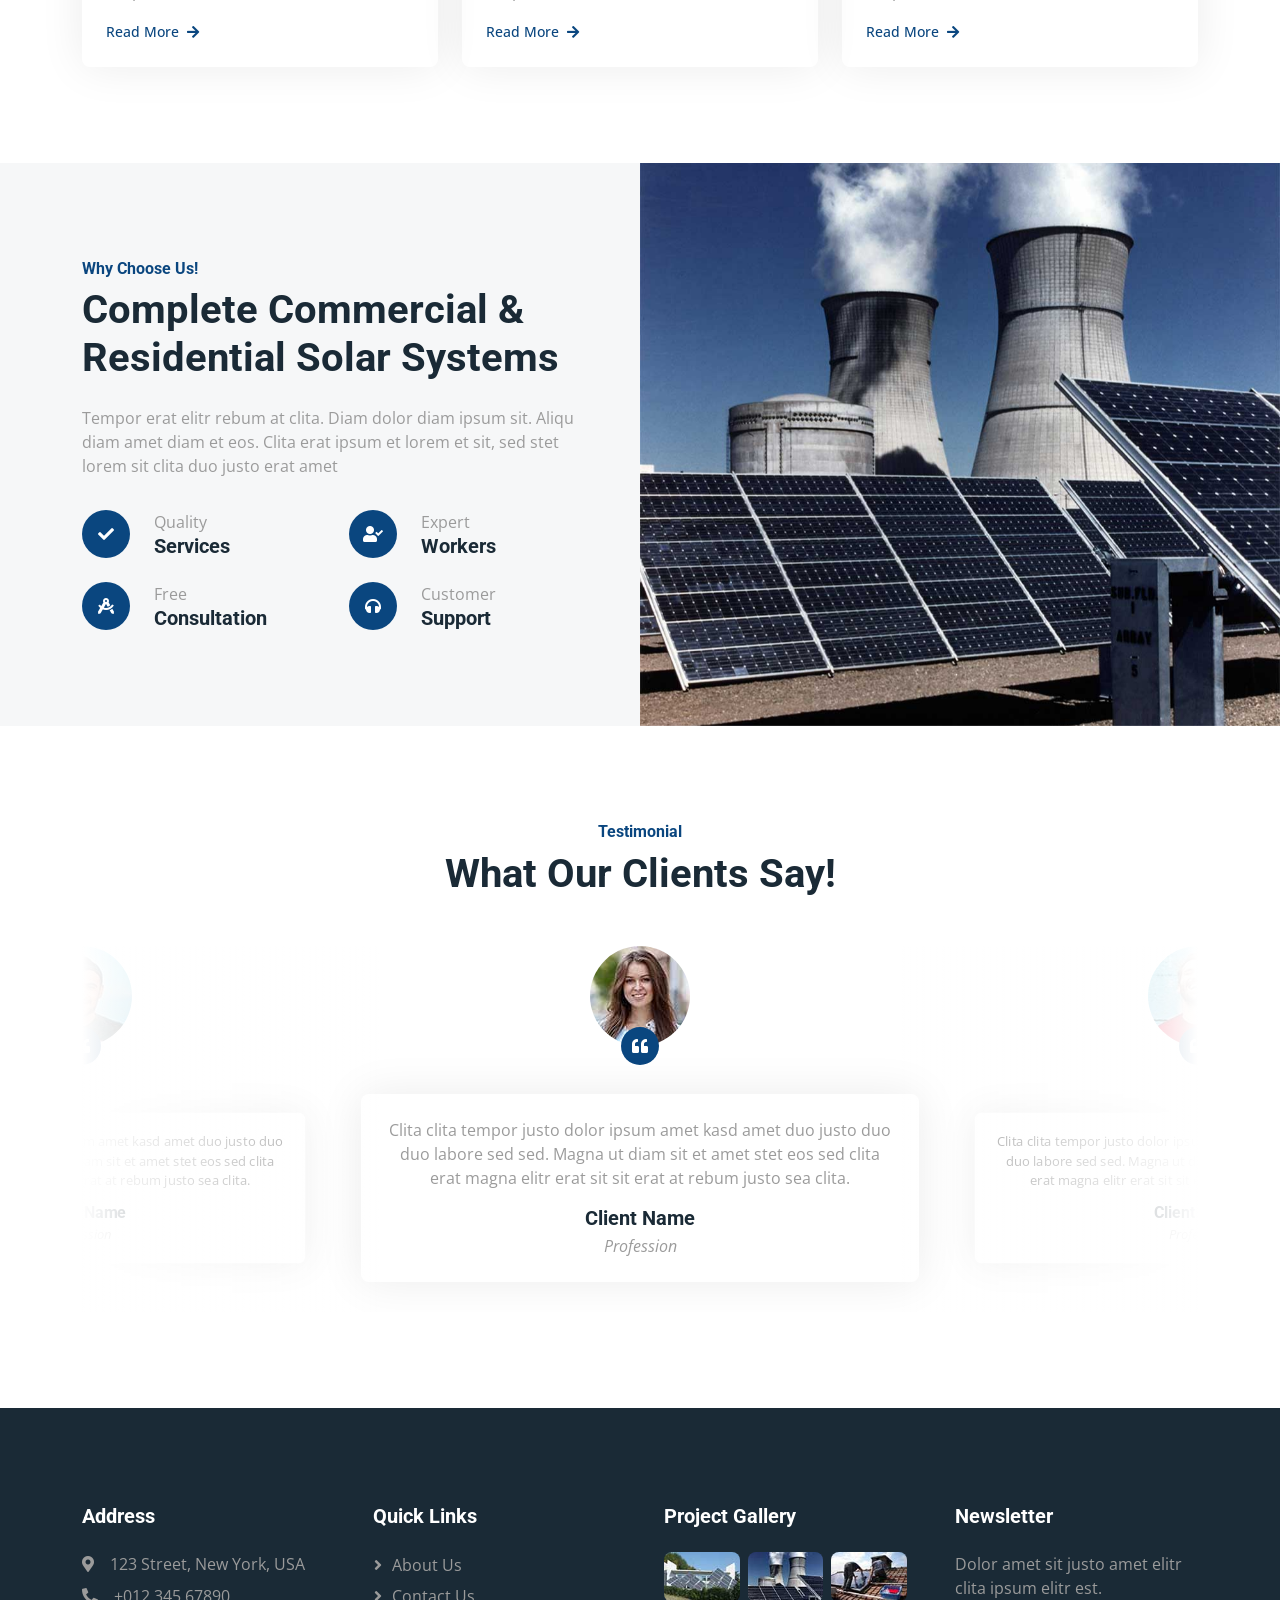
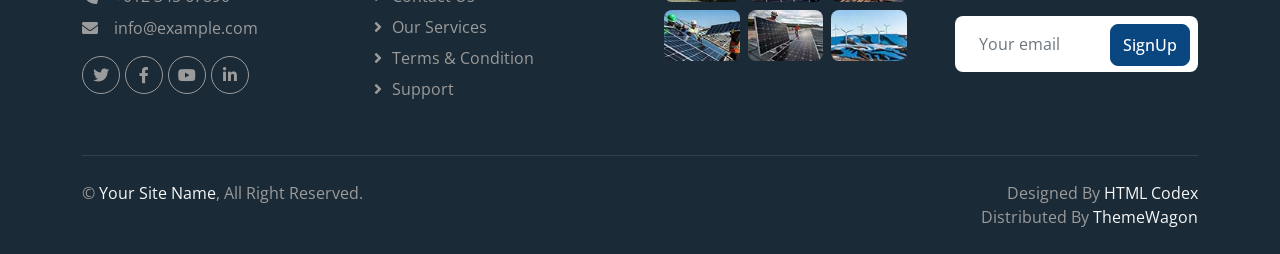
<file: service.html>
<!DOCTYPE html>
<html lang="en">

<head>
    <meta charset="utf-8">
    <title>Solartec - Renewable Energy Website Template</title>
    <meta content="width=device-width, initial-scale=1.0" name="viewport">
    <meta content="" name="keywords">
    <meta content="" name="description">

    <!-- Favicon -->
    <link href="img/favicon.ico" rel="icon">

    <!-- Google Web Fonts -->
    <link rel="preconnect" href="https://fonts.googleapis.com">
    <link rel="preconnect" href="https://fonts.gstatic.com" crossorigin>
    <link href="https://fonts.googleapis.com/css2?family=Open+Sans:wght@400;500&family=Roboto:wght@500;700;900&display=swap" rel="stylesheet"> 

    <!-- Icon Font Stylesheet -->
    <link href="https://cdnjs.cloudflare.com/ajax/libs/font-awesome/5.10.0/css/all.min.css" rel="stylesheet">
    <link href="https://cdn.jsdelivr.net/npm/bootstrap-icons@1.4.1/font/bootstrap-icons.css" rel="stylesheet">

    <!-- Libraries Stylesheet -->
    <link href="lib/animate/animate.min.css" rel="stylesheet">
    <link href="lib/owlcarousel/assets/owl.carousel.min.css" rel="stylesheet">
    <link href="lib/lightbox/css/lightbox.min.css" rel="stylesheet">

    <!-- Customized Bootstrap Stylesheet -->
    <link href="css/bootstrap.min.css" rel="stylesheet">

    <!-- Template Stylesheet -->
    <link href="css/style.css" rel="stylesheet">
</head>

<body>
    <!-- Spinner Start -->
    <div id="spinner" class="show bg-white position-fixed translate-middle w-100 vh-100 top-50 start-50 d-flex align-items-center justify-content-center">
        <div class="spinner-border text-primary" style="width: 3rem; height: 3rem;" role="status">
            <span class="sr-only">Loading...</span>
        </div>
    </div>
    <!-- Spinner End -->


    <!-- Topbar Start -->
    <div class="container-fluid bg-dark p-0">
        <div class="row gx-0 d-none d-lg-flex">
            <div class="col-lg-7 px-5 text-start">
                <div class="h-100 d-inline-flex align-items-center me-4">
                    <small class="fa fa-map-marker-alt text-primary me-2"></small>
                    <small>123 Street, New York, USA</small>
                </div>
                <div class="h-100 d-inline-flex align-items-center">
                    <small class="far fa-clock text-primary me-2"></small>
                    <small>Mon - Fri : 09.00 AM - 09.00 PM</small>
                </div>
            </div>
            <div class="col-lg-5 px-5 text-end">
                <div class="h-100 d-inline-flex align-items-center me-4">
                    <small class="fa fa-phone-alt text-primary me-2"></small>
                    <small>+012 345 6789</small>
                </div>
                <div class="h-100 d-inline-flex align-items-center mx-n2">
                    <a class="btn btn-square btn-link rounded-0 border-0 border-end border-secondary" href=""><i class="fab fa-facebook-f"></i></a>
                    <a class="btn btn-square btn-link rounded-0 border-0 border-end border-secondary" href=""><i class="fab fa-twitter"></i></a>
                    <a class="btn btn-square btn-link rounded-0 border-0 border-end border-secondary" href=""><i class="fab fa-linkedin-in"></i></a>
                    <a class="btn btn-square btn-link rounded-0" href=""><i class="fab fa-instagram"></i></a>
                </div>
            </div>
        </div>
    </div>
    <!-- Topbar End -->


    <!-- Navbar Start -->
    <nav class="navbar navbar-expand-lg bg-white navbar-light sticky-top p-0">
        <a href="index.html" class="navbar-brand d-flex align-items-center border-end px-4 px-lg-5">
            <h2 class="m-0 text-primary">Solartec</h2>
        </a>
        <button type="button" class="navbar-toggler me-4" data-bs-toggle="collapse" data-bs-target="#navbarCollapse">
            <span class="navbar-toggler-icon"></span>
        </button>
        <div class="collapse navbar-collapse" id="navbarCollapse">
            <div class="navbar-nav ms-auto p-4 p-lg-0">
                <a href="index.html" class="nav-item nav-link">Home</a>
                <a href="about.html" class="nav-item nav-link">About</a>
                <a href="service.html" class="nav-item nav-link active">Service</a>
                <a href="project.html" class="nav-item nav-link">Project</a>
                <div class="nav-item dropdown">
                    <a href="#" class="nav-link dropdown-toggle" data-bs-toggle="dropdown">Pages</a>
                    <div class="dropdown-menu bg-light m-0">
                        <a href="feature.html" class="dropdown-item">Feature</a>
                        <a href="quote.html" class="dropdown-item">Free Quote</a>
                        <a href="team.html" class="dropdown-item">Our Team</a>
                        <a href="testimonial.html" class="dropdown-item">Testimonial</a>
                        <a href="404.html" class="dropdown-item">404 Page</a>
                    </div>
                </div>
                <a href="contact.html" class="nav-item nav-link">Contact</a>
            </div>
            <a href="" class="btn btn-primary rounded-0 py-4 px-lg-5 d-none d-lg-block">Get A Quote<i class="fa fa-arrow-right ms-3"></i></a>
        </div>
    </nav>
    <!-- Navbar End -->


    <!-- Page Header Start -->
    <div class="container-fluid page-header py-5 mb-5">
        <div class="container py-5">
            <h1 class="display-3 text-white mb-3 animated slideInDown">Services</h1>
            <nav aria-label="breadcrumb animated slideInDown">
                <ol class="breadcrumb">
                    <li class="breadcrumb-item"><a class="text-white" href="#">Home</a></li>
                    <li class="breadcrumb-item"><a class="text-white" href="#">Pages</a></li>
                    <li class="breadcrumb-item text-white active" aria-current="page">Services</li>
                </ol>
            </nav>
        </div>
    </div>
    <!-- Page Header End -->


    <!-- Service Start -->
    <div class="container-xxl py-5">
        <div class="container">
            <div class="text-center mx-auto mb-5 wow fadeInUp" data-wow-delay="0.1s" style="max-width: 600px;">
                <h6 class="text-primary">Our Services</h6>
                <h1 class="mb-4">We Are Pioneers In The World Of Renewable Energy</h1>
            </div>
            <div class="row g-4">
                <div class="col-md-6 col-lg-4 wow fadeInUp" data-wow-delay="0.1s">
                    <div class="service-item rounded overflow-hidden">
                        <img class="img-fluid" src="img/img-600x400-1.jpg" alt="">
                        <div class="position-relative p-4 pt-0">
                            <div class="service-icon">
                                <i class="fa fa-solar-panel fa-3x"></i>
                            </div>
                            <h4 class="mb-3">Solar Panels</h4>
                            <p>Stet stet justo dolor sed duo. Ut clita sea sit ipsum diam lorem diam.</p>
                            <a class="small fw-medium" href="">Read More<i class="fa fa-arrow-right ms-2"></i></a>
                        </div>
                    </div>
                </div>
                <div class="col-md-6 col-lg-4 wow fadeInUp" data-wow-delay="0.3s">
                    <div class="service-item rounded overflow-hidden">
                        <img class="img-fluid" src="img/img-600x400-2.jpg" alt="">
                        <div class="position-relative p-4 pt-0">
                            <div class="service-icon">
                                <i class="fa fa-wind fa-3x"></i>
                            </div>
                            <h4 class="mb-3">Wind Turbines</h4>
                            <p>Stet stet justo dolor sed duo. Ut clita sea sit ipsum diam lorem diam.</p>
                            <a class="small fw-medium" href="">Read More<i class="fa fa-arrow-right ms-2"></i></a>
                        </div>
                    </div>
                </div>
                <div class="col-md-6 col-lg-4 wow fadeInUp" data-wow-delay="0.5s">
                    <div class="service-item rounded overflow-hidden">
                        <img class="img-fluid" src="img/img-600x400-3.jpg" alt="">
                        <div class="position-relative p-4 pt-0">
                            <div class="service-icon">
                                <i class="fa fa-lightbulb fa-3x"></i>
                            </div>
                            <h4 class="mb-3">Hydropower Plants</h4>
                            <p>Stet stet justo dolor sed duo. Ut clita sea sit ipsum diam lorem diam.</p>
                            <a class="small fw-medium" href="">Read More<i class="fa fa-arrow-right ms-2"></i></a>
                        </div>
                    </div>
                </div>
                <div class="col-md-6 col-lg-4 wow fadeInUp" data-wow-delay="0.1s">
                    <div class="service-item rounded overflow-hidden">
                        <img class="img-fluid" src="img/img-600x400-4.jpg" alt="">
                        <div class="position-relative p-4 pt-0">
                            <div class="service-icon">
                                <i class="fa fa-solar-panel fa-3x"></i>
                            </div>
                            <h4 class="mb-3">Solar Panels</h4>
                            <p>Stet stet justo dolor sed duo. Ut clita sea sit ipsum diam lorem diam.</p>
                            <a class="small fw-medium" href="">Read More<i class="fa fa-arrow-right ms-2"></i></a>
                        </div>
                    </div>
                </div>
                <div class="col-md-6 col-lg-4 wow fadeInUp" data-wow-delay="0.3s">
                    <div class="service-item rounded overflow-hidden">
                        <img class="img-fluid" src="img/img-600x400-5.jpg" alt="">
                        <div class="position-relative p-4 pt-0">
                            <div class="service-icon">
                                <i class="fa fa-wind fa-3x"></i>
                            </div>
                            <h4 class="mb-3">Wind Turbines</h4>
                            <p>Stet stet justo dolor sed duo. Ut clita sea sit ipsum diam lorem diam.</p>
                            <a class="small fw-medium" href="">Read More<i class="fa fa-arrow-right ms-2"></i></a>
                        </div>
                    </div>
                </div>
                <div class="col-md-6 col-lg-4 wow fadeInUp" data-wow-delay="0.5s">
                    <div class="service-item rounded overflow-hidden">
                        <img class="img-fluid" src="img/img-600x400-6.jpg" alt="">
                        <div class="position-relative p-4 pt-0">
                            <div class="service-icon">
                                <i class="fa fa-lightbulb fa-3x"></i>
                            </div>
                            <h4 class="mb-3">Hydropower Plants</h4>
                            <p>Stet stet justo dolor sed duo. Ut clita sea sit ipsum diam lorem diam.</p>
                            <a class="small fw-medium" href="">Read More<i class="fa fa-arrow-right ms-2"></i></a>
                        </div>
                    </div>
                </div>
            </div>
        </div>
    </div>
    <!-- Service End -->


    <!-- Feature Start -->
    <div class="container-fluid bg-light overflow-hidden my-5 px-lg-0">
        <div class="container feature px-lg-0">
            <div class="row g-0 mx-lg-0">
                <div class="col-lg-6 feature-text py-5 wow fadeIn" data-wow-delay="0.1s">
                    <div class="p-lg-5 ps-lg-0">
                        <h6 class="text-primary">Why Choose Us!</h6>
                        <h1 class="mb-4">Complete Commercial & Residential Solar Systems</h1>
                        <p class="mb-4 pb-2">Tempor erat elitr rebum at clita. Diam dolor diam ipsum sit. Aliqu diam amet diam et eos. Clita erat ipsum et lorem et sit, sed stet lorem sit clita duo justo erat amet</p>
                        <div class="row g-4">
                            <div class="col-6">
                                <div class="d-flex align-items-center">
                                    <div class="btn-lg-square bg-primary rounded-circle">
                                        <i class="fa fa-check text-white"></i>
                                    </div>
                                    <div class="ms-4">
                                        <p class="mb-0">Quality</p>
                                        <h5 class="mb-0">Services</h5>
                                    </div>
                                </div>
                            </div>
                            <div class="col-6">
                                <div class="d-flex align-items-center">
                                    <div class="btn-lg-square bg-primary rounded-circle">
                                        <i class="fa fa-user-check text-white"></i>
                                    </div>
                                    <div class="ms-4">
                                        <p class="mb-0">Expert</p>
                                        <h5 class="mb-0">Workers</h5>
                                    </div>
                                </div>
                            </div>
                            <div class="col-6">
                                <div class="d-flex align-items-center">
                                    <div class="btn-lg-square bg-primary rounded-circle">
                                        <i class="fa fa-drafting-compass text-white"></i>
                                    </div>
                                    <div class="ms-4">
                                        <p class="mb-0">Free</p>
                                        <h5 class="mb-0">Consultation</h5>
                                    </div>
                                </div>
                            </div>
                            <div class="col-6">
                                <div class="d-flex align-items-center">
                                    <div class="btn-lg-square bg-primary rounded-circle">
                                        <i class="fa fa-headphones text-white"></i>
                                    </div>
                                    <div class="ms-4">
                                        <p class="mb-0">Customer</p>
                                        <h5 class="mb-0">Support</h5>
                                    </div>
                                </div>
                            </div>
                        </div>
                    </div>
                </div>
                <div class="col-lg-6 pe-lg-0 wow fadeIn" data-wow-delay="0.5s" style="min-height: 400px;">
                    <div class="position-relative h-100">
                        <img class="position-absolute img-fluid w-100 h-100" src="img/feature.jpg" style="object-fit: cover;" alt="">
                    </div>
                </div>
            </div>
        </div>
    </div>
    <!-- Feature End -->


    <!-- Testimonial Start -->
    <div class="container-xxl py-5">
        <div class="container">
            <div class="text-center mx-auto mb-5 wow fadeInUp" data-wow-delay="0.1s" style="max-width: 600px;">
                <h6 class="text-primary">Testimonial</h6>
                <h1 class="mb-4">What Our Clients Say!</h1>
            </div>
            <div class="owl-carousel testimonial-carousel wow fadeInUp" data-wow-delay="0.1s">
                <div class="testimonial-item text-center">
                    <div class="testimonial-img position-relative">
                        <img class="img-fluid rounded-circle mx-auto mb-5" src="img/testimonial-1.jpg">
                        <div class="btn-square bg-primary rounded-circle">
                            <i class="fa fa-quote-left text-white"></i>
                        </div>
                    </div>
                    <div class="testimonial-text text-center rounded p-4">
                        <p>Clita clita tempor justo dolor ipsum amet kasd amet duo justo duo duo labore sed sed. Magna ut diam sit et amet stet eos sed clita erat magna elitr erat sit sit erat at rebum justo sea clita.</p>
                        <h5 class="mb-1">Client Name</h5>
                        <span class="fst-italic">Profession</span>
                    </div>
                </div>
                <div class="testimonial-item text-center">
                    <div class="testimonial-img position-relative">
                        <img class="img-fluid rounded-circle mx-auto mb-5" src="img/testimonial-2.jpg">
                        <div class="btn-square bg-primary rounded-circle">
                            <i class="fa fa-quote-left text-white"></i>
                        </div>
                    </div>
                    <div class="testimonial-text text-center rounded p-4">
                        <p>Clita clita tempor justo dolor ipsum amet kasd amet duo justo duo duo labore sed sed. Magna ut diam sit et amet stet eos sed clita erat magna elitr erat sit sit erat at rebum justo sea clita.</p>
                        <h5 class="mb-1">Client Name</h5>
                        <span class="fst-italic">Profession</span>
                    </div>
                </div>
                <div class="testimonial-item text-center">
                    <div class="testimonial-img position-relative">
                        <img class="img-fluid rounded-circle mx-auto mb-5" src="img/testimonial-3.jpg">
                        <div class="btn-square bg-primary rounded-circle">
                            <i class="fa fa-quote-left text-white"></i>
                        </div>
                    </div>
                    <div class="testimonial-text text-center rounded p-4">
                        <p>Clita clita tempor justo dolor ipsum amet kasd amet duo justo duo duo labore sed sed. Magna ut diam sit et amet stet eos sed clita erat magna elitr erat sit sit erat at rebum justo sea clita.</p>
                        <h5 class="mb-1">Client Name</h5>
                        <span class="fst-italic">Profession</span>
                    </div>
                </div>
            </div>
        </div>
    </div>
    <!-- Testimonial End -->
        

    <!-- Footer Start -->
    <div class="container-fluid bg-dark text-body footer mt-5 pt-5 wow fadeIn" data-wow-delay="0.1s">
        <div class="container py-5">
            <div class="row g-5">
                <div class="col-lg-3 col-md-6">
                    <h5 class="text-white mb-4">Address</h5>
                    <p class="mb-2"><i class="fa fa-map-marker-alt me-3"></i>123 Street, New York, USA</p>
                    <p class="mb-2"><i class="fa fa-phone-alt me-3"></i>+012 345 67890</p>
                    <p class="mb-2"><i class="fa fa-envelope me-3"></i>info@example.com</p>
                    <div class="d-flex pt-2">
                        <a class="btn btn-square btn-outline-light btn-social" href=""><i class="fab fa-twitter"></i></a>
                        <a class="btn btn-square btn-outline-light btn-social" href=""><i class="fab fa-facebook-f"></i></a>
                        <a class="btn btn-square btn-outline-light btn-social" href=""><i class="fab fa-youtube"></i></a>
                        <a class="btn btn-square btn-outline-light btn-social" href=""><i class="fab fa-linkedin-in"></i></a>
                    </div>
                </div>
                <div class="col-lg-3 col-md-6">
                    <h5 class="text-white mb-4">Quick Links</h5>
                    <a class="btn btn-link" href="">About Us</a>
                    <a class="btn btn-link" href="">Contact Us</a>
                    <a class="btn btn-link" href="">Our Services</a>
                    <a class="btn btn-link" href="">Terms & Condition</a>
                    <a class="btn btn-link" href="">Support</a>
                </div>
                <div class="col-lg-3 col-md-6">
                    <h5 class="text-white mb-4">Project Gallery</h5>
                    <div class="row g-2">
                        <div class="col-4">
                            <img class="img-fluid rounded" src="img/gallery-1.jpg" alt="">
                        </div>
                        <div class="col-4">
                            <img class="img-fluid rounded" src="img/gallery-2.jpg" alt="">
                        </div>
                        <div class="col-4">
                            <img class="img-fluid rounded" src="img/gallery-3.jpg" alt="">
                        </div>
                        <div class="col-4">
                            <img class="img-fluid rounded" src="img/gallery-4.jpg" alt="">
                        </div>
                        <div class="col-4">
                            <img class="img-fluid rounded" src="img/gallery-5.jpg" alt="">
                        </div>
                        <div class="col-4">
                            <img class="img-fluid rounded" src="img/gallery-6.jpg" alt="">
                        </div>
                    </div>
                </div>
                <div class="col-lg-3 col-md-6">
                    <h5 class="text-white mb-4">Newsletter</h5>
                    <p>Dolor amet sit justo amet elitr clita ipsum elitr est.</p>
                    <div class="position-relative mx-auto" style="max-width: 400px;">
                        <input class="form-control border-0 w-100 py-3 ps-4 pe-5" type="text" placeholder="Your email">
                        <button type="button" class="btn btn-primary py-2 position-absolute top-0 end-0 mt-2 me-2">SignUp</button>
                    </div>
                </div>
            </div>
        </div>
        <div class="container">
            <div class="copyright">
                <div class="row">
                    <div class="col-md-6 text-center text-md-start mb-3 mb-md-0">
                        &copy; <a href="#">Your Site Name</a>, All Right Reserved.
                    </div>
                    <div class="col-md-6 text-center text-md-end">
                        <!--/*** This template is free as long as you keep the footer author’s credit link/attribution link/backlink. If you'd like to use the template without the footer author’s credit link/attribution link/backlink, you can purchase the Credit Removal License from "https://htmlcodex.com/credit-removal". Thank you for your support. ***/-->
                        Designed By <a href="https://htmlcodex.com">HTML Codex</a>
                        <br>Distributed By <a href="https://themewagon.com" target="_blank">ThemeWagon</a>
                    </div>
                </div>
            </div>
        </div>
    </div>
    <!-- Footer End -->


    <!-- Back to Top -->
    <a href="#" class="btn btn-lg btn-primary btn-lg-square rounded-circle back-to-top"><i class="bi bi-arrow-up"></i></a>


    <!-- JavaScript Libraries -->
    <script src="https://code.jquery.com/jquery-3.4.1.min.js"></script>
    <script src="https://cdn.jsdelivr.net/npm/bootstrap@5.0.0/dist/js/bootstrap.bundle.min.js"></script>
    <script src="lib/wow/wow.min.js"></script>
    <script src="lib/easing/easing.min.js"></script>
    <script src="lib/waypoints/waypoints.min.js"></script>
    <script src="lib/counterup/counterup.min.js"></script>
    <script src="lib/owlcarousel/owl.carousel.min.js"></script>
    <script src="lib/isotope/isotope.pkgd.min.js"></script>
    <script src="lib/lightbox/js/lightbox.min.js"></script>

    <!-- Template Javascript -->
    <script src="js/main.js"></script>
</body>

</html>
</file>
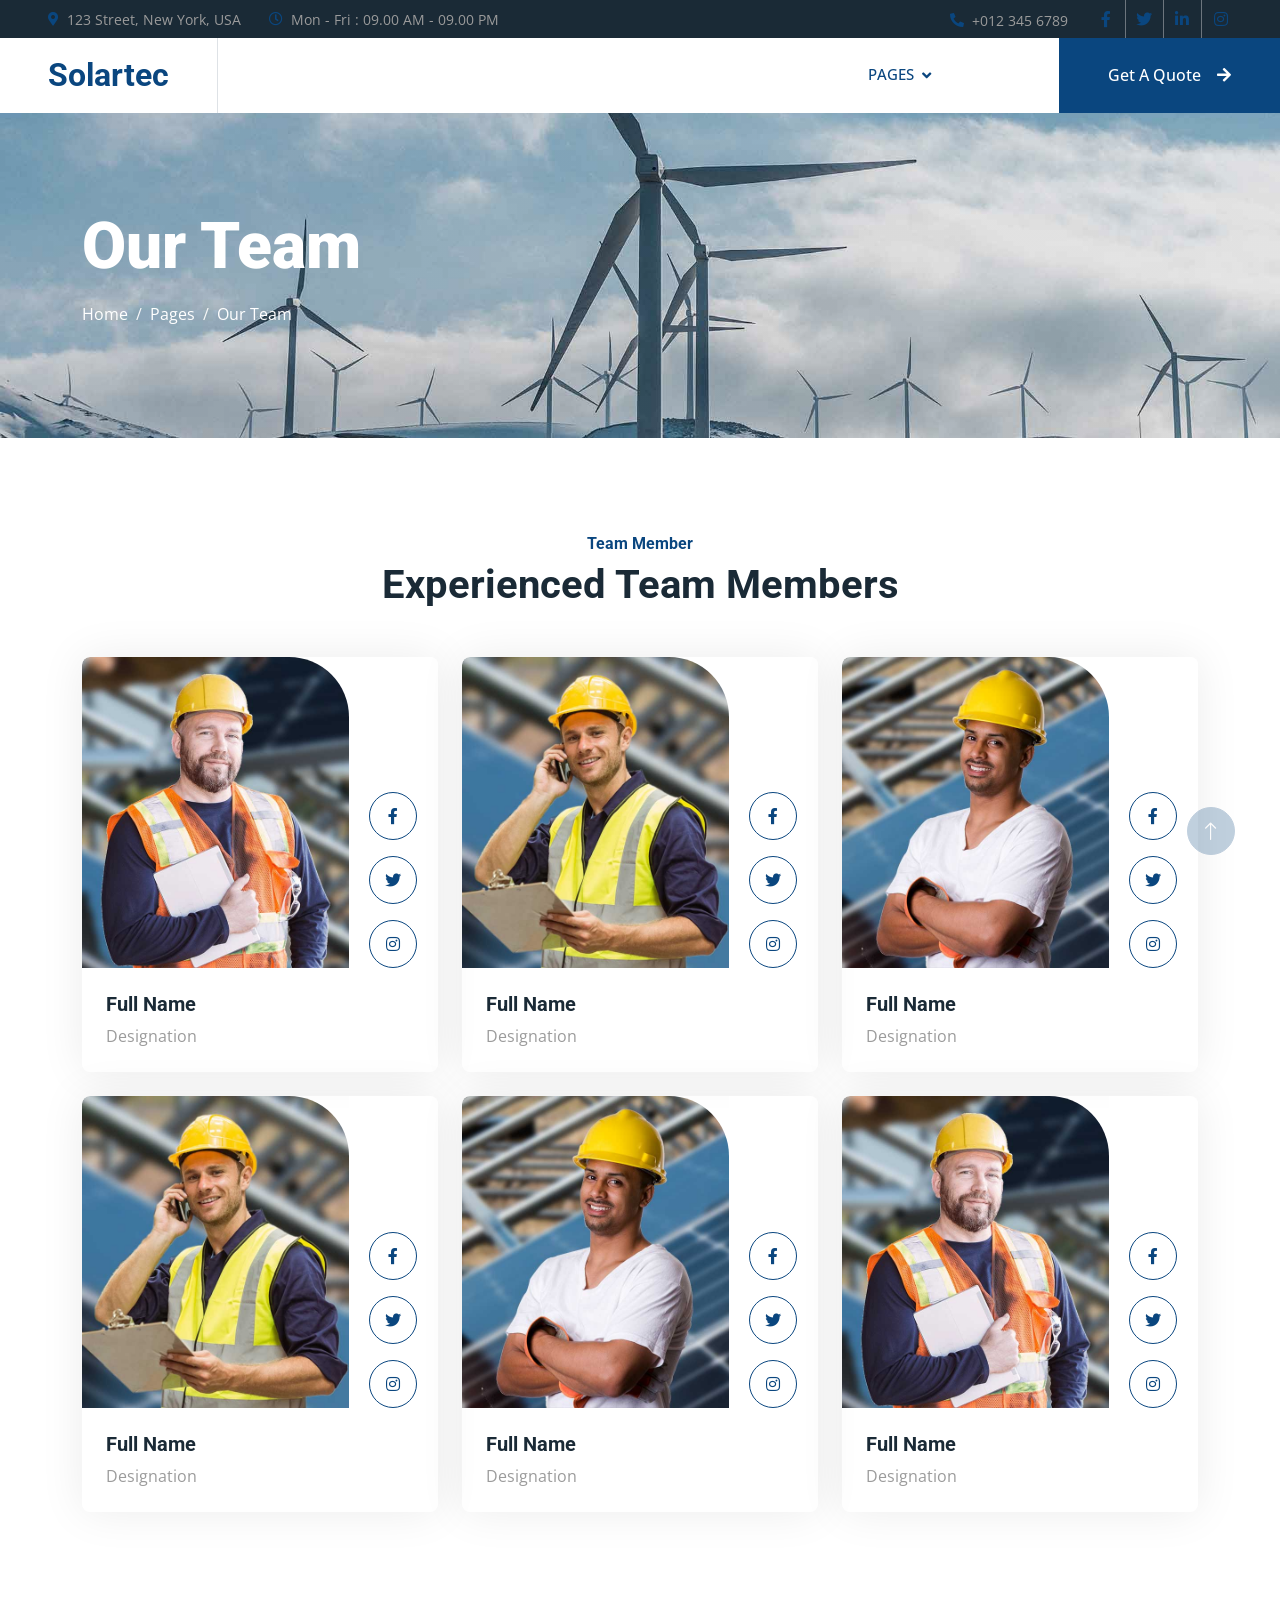
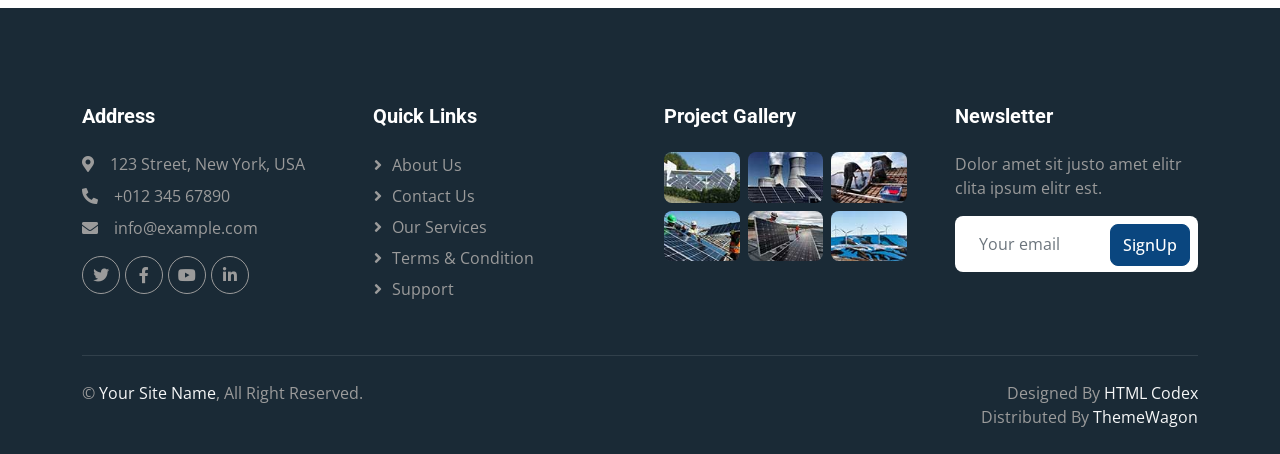
<file: team.html>
<!DOCTYPE html>
<html lang="en">

<head>
    <meta charset="utf-8">
    <title>Solartec - Renewable Energy Website Template</title>
    <meta content="width=device-width, initial-scale=1.0" name="viewport">
    <meta content="" name="keywords">
    <meta content="" name="description">

    <!-- Favicon -->
    <link href="img/favicon.ico" rel="icon">

    <!-- Google Web Fonts -->
    <link rel="preconnect" href="https://fonts.googleapis.com">
    <link rel="preconnect" href="https://fonts.gstatic.com" crossorigin>
    <link href="https://fonts.googleapis.com/css2?family=Open+Sans:wght@400;500&family=Roboto:wght@500;700;900&display=swap" rel="stylesheet"> 

    <!-- Icon Font Stylesheet -->
    <link href="https://cdnjs.cloudflare.com/ajax/libs/font-awesome/5.10.0/css/all.min.css" rel="stylesheet">
    <link href="https://cdn.jsdelivr.net/npm/bootstrap-icons@1.4.1/font/bootstrap-icons.css" rel="stylesheet">

    <!-- Libraries Stylesheet -->
    <link href="lib/animate/animate.min.css" rel="stylesheet">
    <link href="lib/owlcarousel/assets/owl.carousel.min.css" rel="stylesheet">
    <link href="lib/lightbox/css/lightbox.min.css" rel="stylesheet">

    <!-- Customized Bootstrap Stylesheet -->
    <link href="css/bootstrap.min.css" rel="stylesheet">

    <!-- Template Stylesheet -->
    <link href="css/style.css" rel="stylesheet">
</head>

<body>
    <!-- Spinner Start -->
    <div id="spinner" class="show bg-white position-fixed translate-middle w-100 vh-100 top-50 start-50 d-flex align-items-center justify-content-center">
        <div class="spinner-border text-primary" style="width: 3rem; height: 3rem;" role="status">
            <span class="sr-only">Loading...</span>
        </div>
    </div>
    <!-- Spinner End -->


    <!-- Topbar Start -->
    <div class="container-fluid bg-dark p-0">
        <div class="row gx-0 d-none d-lg-flex">
            <div class="col-lg-7 px-5 text-start">
                <div class="h-100 d-inline-flex align-items-center me-4">
                    <small class="fa fa-map-marker-alt text-primary me-2"></small>
                    <small>123 Street, New York, USA</small>
                </div>
                <div class="h-100 d-inline-flex align-items-center">
                    <small class="far fa-clock text-primary me-2"></small>
                    <small>Mon - Fri : 09.00 AM - 09.00 PM</small>
                </div>
            </div>
            <div class="col-lg-5 px-5 text-end">
                <div class="h-100 d-inline-flex align-items-center me-4">
                    <small class="fa fa-phone-alt text-primary me-2"></small>
                    <small>+012 345 6789</small>
                </div>
                <div class="h-100 d-inline-flex align-items-center mx-n2">
                    <a class="btn btn-square btn-link rounded-0 border-0 border-end border-secondary" href=""><i class="fab fa-facebook-f"></i></a>
                    <a class="btn btn-square btn-link rounded-0 border-0 border-end border-secondary" href=""><i class="fab fa-twitter"></i></a>
                    <a class="btn btn-square btn-link rounded-0 border-0 border-end border-secondary" href=""><i class="fab fa-linkedin-in"></i></a>
                    <a class="btn btn-square btn-link rounded-0" href=""><i class="fab fa-instagram"></i></a>
                </div>
            </div>
        </div>
    </div>
    <!-- Topbar End -->


    <!-- Navbar Start -->
    <nav class="navbar navbar-expand-lg bg-white navbar-light sticky-top p-0">
        <a href="index.html" class="navbar-brand d-flex align-items-center border-end px-4 px-lg-5">
            <h2 class="m-0 text-primary">Solartec</h2>
        </a>
        <button type="button" class="navbar-toggler me-4" data-bs-toggle="collapse" data-bs-target="#navbarCollapse">
            <span class="navbar-toggler-icon"></span>
        </button>
        <div class="collapse navbar-collapse" id="navbarCollapse">
            <div class="navbar-nav ms-auto p-4 p-lg-0">
                <a href="index.html" class="nav-item nav-link">Home</a>
                <a href="about.html" class="nav-item nav-link">About</a>
                <a href="service.html" class="nav-item nav-link">Service</a>
                <a href="project.html" class="nav-item nav-link">Project</a>
                <div class="nav-item dropdown">
                    <a href="#" class="nav-link dropdown-toggle active" data-bs-toggle="dropdown">Pages</a>
                    <div class="dropdown-menu bg-light m-0">
                        <a href="feature.html" class="dropdown-item">Feature</a>
                        <a href="quote.html" class="dropdown-item">Free Quote</a>
                        <a href="team.html" class="dropdown-item active">Our Team</a>
                        <a href="testimonial.html" class="dropdown-item">Testimonial</a>
                        <a href="404.html" class="dropdown-item">404 Page</a>
                    </div>
                </div>
                <a href="contact.html" class="nav-item nav-link">Contact</a>
            </div>
            <a href="" class="btn btn-primary rounded-0 py-4 px-lg-5 d-none d-lg-block">Get A Quote<i class="fa fa-arrow-right ms-3"></i></a>
        </div>
    </nav>
    <!-- Navbar End -->


    <!-- Page Header Start -->
    <div class="container-fluid page-header py-5 mb-5">
        <div class="container py-5">
            <h1 class="display-3 text-white mb-3 animated slideInDown">Our Team</h1>
            <nav aria-label="breadcrumb animated slideInDown">
                <ol class="breadcrumb">
                    <li class="breadcrumb-item"><a class="text-white" href="#">Home</a></li>
                    <li class="breadcrumb-item"><a class="text-white" href="#">Pages</a></li>
                    <li class="breadcrumb-item text-white active" aria-current="page">Our Team</li>
                </ol>
            </nav>
        </div>
    </div>
    <!-- Page Header End -->


    <!-- Team Start -->
    <div class="container-xxl py-5">
        <div class="container">
            <div class="text-center mx-auto mb-5 wow fadeInUp" data-wow-delay="0.1s" style="max-width: 600px;">
                <h6 class="text-primary">Team Member</h6>
                <h1 class="mb-4">Experienced Team Members</h1>
            </div>
            <div class="row g-4">
                <div class="col-lg-4 col-md-6 wow fadeInUp" data-wow-delay="0.1s">
                    <div class="team-item rounded overflow-hidden">
                        <div class="d-flex">
                            <img class="img-fluid w-75" src="img/team-1.jpg" alt="">
                            <div class="team-social w-25">
                                <a class="btn btn-lg-square btn-outline-primary rounded-circle mt-3" href=""><i class="fab fa-facebook-f"></i></a>
                                <a class="btn btn-lg-square btn-outline-primary rounded-circle mt-3" href=""><i class="fab fa-twitter"></i></a>
                                <a class="btn btn-lg-square btn-outline-primary rounded-circle mt-3" href=""><i class="fab fa-instagram"></i></a>
                            </div>
                        </div>
                        <div class="p-4">
                            <h5>Full Name</h5>
                            <span>Designation</span>
                        </div>
                    </div>
                </div>
                <div class="col-lg-4 col-md-6 wow fadeInUp" data-wow-delay="0.3s">
                    <div class="team-item rounded overflow-hidden">
                        <div class="d-flex">
                            <img class="img-fluid w-75" src="img/team-2.jpg" alt="">
                            <div class="team-social w-25">
                                <a class="btn btn-lg-square btn-outline-primary rounded-circle mt-3" href=""><i class="fab fa-facebook-f"></i></a>
                                <a class="btn btn-lg-square btn-outline-primary rounded-circle mt-3" href=""><i class="fab fa-twitter"></i></a>
                                <a class="btn btn-lg-square btn-outline-primary rounded-circle mt-3" href=""><i class="fab fa-instagram"></i></a>
                            </div>
                        </div>
                        <div class="p-4">
                            <h5>Full Name</h5>
                            <span>Designation</span>
                        </div>
                    </div>
                </div>
                <div class="col-lg-4 col-md-6 wow fadeInUp" data-wow-delay="0.5s">
                    <div class="team-item rounded overflow-hidden">
                        <div class="d-flex">
                            <img class="img-fluid w-75" src="img/team-3.jpg" alt="">
                            <div class="team-social w-25">
                                <a class="btn btn-lg-square btn-outline-primary rounded-circle mt-3" href=""><i class="fab fa-facebook-f"></i></a>
                                <a class="btn btn-lg-square btn-outline-primary rounded-circle mt-3" href=""><i class="fab fa-twitter"></i></a>
                                <a class="btn btn-lg-square btn-outline-primary rounded-circle mt-3" href=""><i class="fab fa-instagram"></i></a>
                            </div>
                        </div>
                        <div class="p-4">
                            <h5>Full Name</h5>
                            <span>Designation</span>
                        </div>
                    </div>
                </div>
                <div class="col-lg-4 col-md-6 wow fadeInUp" data-wow-delay="0.1s">
                    <div class="team-item rounded overflow-hidden">
                        <div class="d-flex">
                            <img class="img-fluid w-75" src="img/team-2.jpg" alt="">
                            <div class="team-social w-25">
                                <a class="btn btn-lg-square btn-outline-primary rounded-circle mt-3" href=""><i class="fab fa-facebook-f"></i></a>
                                <a class="btn btn-lg-square btn-outline-primary rounded-circle mt-3" href=""><i class="fab fa-twitter"></i></a>
                                <a class="btn btn-lg-square btn-outline-primary rounded-circle mt-3" href=""><i class="fab fa-instagram"></i></a>
                            </div>
                        </div>
                        <div class="p-4">
                            <h5>Full Name</h5>
                            <span>Designation</span>
                        </div>
                    </div>
                </div>
                <div class="col-lg-4 col-md-6 wow fadeInUp" data-wow-delay="0.3s">
                    <div class="team-item rounded overflow-hidden">
                        <div class="d-flex">
                            <img class="img-fluid w-75" src="img/team-3.jpg" alt="">
                            <div class="team-social w-25">
                                <a class="btn btn-lg-square btn-outline-primary rounded-circle mt-3" href=""><i class="fab fa-facebook-f"></i></a>
                                <a class="btn btn-lg-square btn-outline-primary rounded-circle mt-3" href=""><i class="fab fa-twitter"></i></a>
                                <a class="btn btn-lg-square btn-outline-primary rounded-circle mt-3" href=""><i class="fab fa-instagram"></i></a>
                            </div>
                        </div>
                        <div class="p-4">
                            <h5>Full Name</h5>
                            <span>Designation</span>
                        </div>
                    </div>
                </div>
                <div class="col-lg-4 col-md-6 wow fadeInUp" data-wow-delay="0.5s">
                    <div class="team-item rounded overflow-hidden">
                        <div class="d-flex">
                            <img class="img-fluid w-75" src="img/team-1.jpg" alt="">
                            <div class="team-social w-25">
                                <a class="btn btn-lg-square btn-outline-primary rounded-circle mt-3" href=""><i class="fab fa-facebook-f"></i></a>
                                <a class="btn btn-lg-square btn-outline-primary rounded-circle mt-3" href=""><i class="fab fa-twitter"></i></a>
                                <a class="btn btn-lg-square btn-outline-primary rounded-circle mt-3" href=""><i class="fab fa-instagram"></i></a>
                            </div>
                        </div>
                        <div class="p-4">
                            <h5>Full Name</h5>
                            <span>Designation</span>
                        </div>
                    </div>
                </div>
            </div>
        </div>
    </div>
    <!-- Team End -->
        

    <!-- Footer Start -->
    <div class="container-fluid bg-dark text-body footer mt-5 pt-5 wow fadeIn" data-wow-delay="0.1s">
        <div class="container py-5">
            <div class="row g-5">
                <div class="col-lg-3 col-md-6">
                    <h5 class="text-white mb-4">Address</h5>
                    <p class="mb-2"><i class="fa fa-map-marker-alt me-3"></i>123 Street, New York, USA</p>
                    <p class="mb-2"><i class="fa fa-phone-alt me-3"></i>+012 345 67890</p>
                    <p class="mb-2"><i class="fa fa-envelope me-3"></i>info@example.com</p>
                    <div class="d-flex pt-2">
                        <a class="btn btn-square btn-outline-light btn-social" href=""><i class="fab fa-twitter"></i></a>
                        <a class="btn btn-square btn-outline-light btn-social" href=""><i class="fab fa-facebook-f"></i></a>
                        <a class="btn btn-square btn-outline-light btn-social" href=""><i class="fab fa-youtube"></i></a>
                        <a class="btn btn-square btn-outline-light btn-social" href=""><i class="fab fa-linkedin-in"></i></a>
                    </div>
                </div>
                <div class="col-lg-3 col-md-6">
                    <h5 class="text-white mb-4">Quick Links</h5>
                    <a class="btn btn-link" href="">About Us</a>
                    <a class="btn btn-link" href="">Contact Us</a>
                    <a class="btn btn-link" href="">Our Services</a>
                    <a class="btn btn-link" href="">Terms & Condition</a>
                    <a class="btn btn-link" href="">Support</a>
                </div>
                <div class="col-lg-3 col-md-6">
                    <h5 class="text-white mb-4">Project Gallery</h5>
                    <div class="row g-2">
                        <div class="col-4">
                            <img class="img-fluid rounded" src="img/gallery-1.jpg" alt="">
                        </div>
                        <div class="col-4">
                            <img class="img-fluid rounded" src="img/gallery-2.jpg" alt="">
                        </div>
                        <div class="col-4">
                            <img class="img-fluid rounded" src="img/gallery-3.jpg" alt="">
                        </div>
                        <div class="col-4">
                            <img class="img-fluid rounded" src="img/gallery-4.jpg" alt="">
                        </div>
                        <div class="col-4">
                            <img class="img-fluid rounded" src="img/gallery-5.jpg" alt="">
                        </div>
                        <div class="col-4">
                            <img class="img-fluid rounded" src="img/gallery-6.jpg" alt="">
                        </div>
                    </div>
                </div>
                <div class="col-lg-3 col-md-6">
                    <h5 class="text-white mb-4">Newsletter</h5>
                    <p>Dolor amet sit justo amet elitr clita ipsum elitr est.</p>
                    <div class="position-relative mx-auto" style="max-width: 400px;">
                        <input class="form-control border-0 w-100 py-3 ps-4 pe-5" type="text" placeholder="Your email">
                        <button type="button" class="btn btn-primary py-2 position-absolute top-0 end-0 mt-2 me-2">SignUp</button>
                    </div>
                </div>
            </div>
        </div>
        <div class="container">
            <div class="copyright">
                <div class="row">
                    <div class="col-md-6 text-center text-md-start mb-3 mb-md-0">
                        &copy; <a href="#">Your Site Name</a>, All Right Reserved.
                    </div>
                    <div class="col-md-6 text-center text-md-end">
                        <!--/*** This template is free as long as you keep the footer author’s credit link/attribution link/backlink. If you'd like to use the template without the footer author’s credit link/attribution link/backlink, you can purchase the Credit Removal License from "https://htmlcodex.com/credit-removal". Thank you for your support. ***/-->
                        Designed By <a href="https://htmlcodex.com">HTML Codex</a>
                        <br>Distributed By <a href="https://themewagon.com" target="_blank">ThemeWagon</a>
                    </div>
                </div>
            </div>
        </div>
    </div>
    <!-- Footer End -->


    <!-- Back to Top -->
    <a href="#" class="btn btn-lg btn-primary btn-lg-square rounded-circle back-to-top"><i class="bi bi-arrow-up"></i></a>


    <!-- JavaScript Libraries -->
    <script src="https://code.jquery.com/jquery-3.4.1.min.js"></script>
    <script src="https://cdn.jsdelivr.net/npm/bootstrap@5.0.0/dist/js/bootstrap.bundle.min.js"></script>
    <script src="lib/wow/wow.min.js"></script>
    <script src="lib/easing/easing.min.js"></script>
    <script src="lib/waypoints/waypoints.min.js"></script>
    <script src="lib/counterup/counterup.min.js"></script>
    <script src="lib/owlcarousel/owl.carousel.min.js"></script>
    <script src="lib/isotope/isotope.pkgd.min.js"></script>
    <script src="lib/lightbox/js/lightbox.min.js"></script>

    <!-- Template Javascript -->
    <script src="js/main.js"></script>
</body>

</html>
</file>
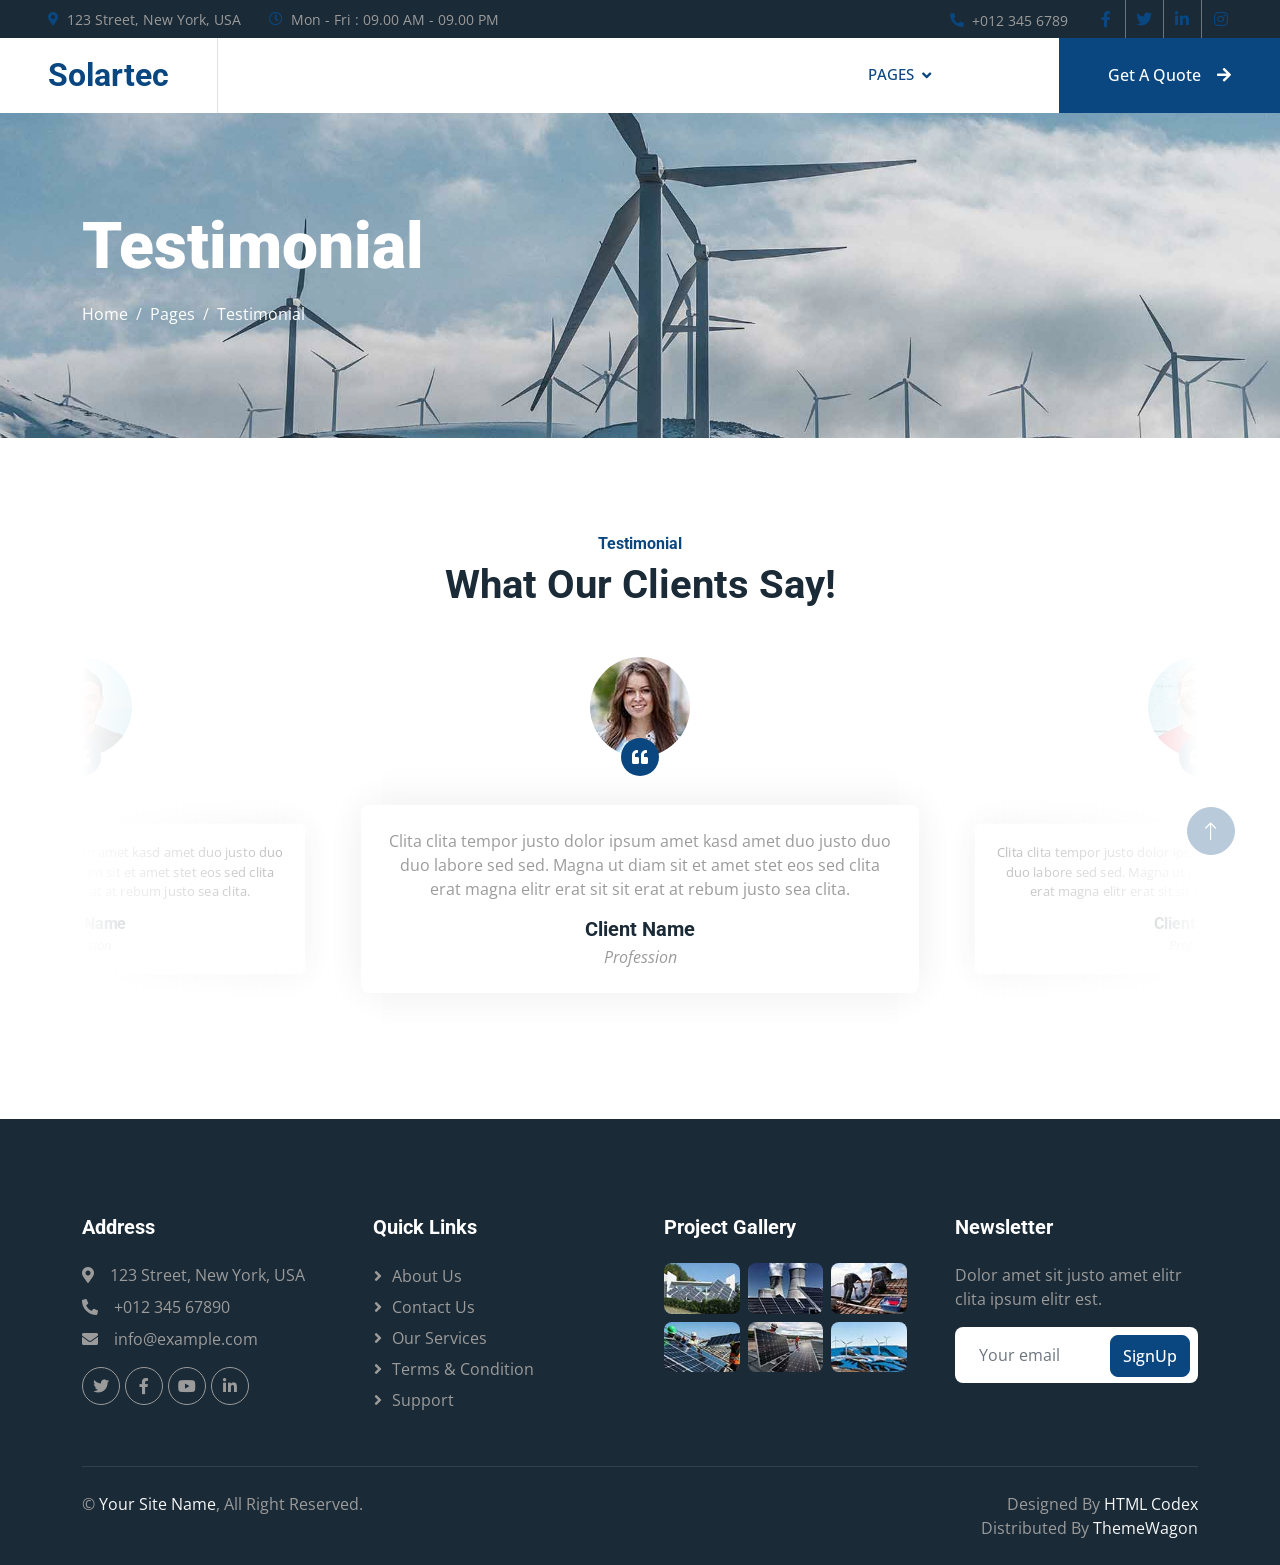
<file: testimonial.html>
<!DOCTYPE html>
<html lang="en">

<head>
    <meta charset="utf-8">
    <title>Solartec - Renewable Energy Website Template</title>
    <meta content="width=device-width, initial-scale=1.0" name="viewport">
    <meta content="" name="keywords">
    <meta content="" name="description">

    <!-- Favicon -->
    <link href="img/favicon.ico" rel="icon">

    <!-- Google Web Fonts -->
    <link rel="preconnect" href="https://fonts.googleapis.com">
    <link rel="preconnect" href="https://fonts.gstatic.com" crossorigin>
    <link href="https://fonts.googleapis.com/css2?family=Open+Sans:wght@400;500&family=Roboto:wght@500;700;900&display=swap" rel="stylesheet"> 

    <!-- Icon Font Stylesheet -->
    <link href="https://cdnjs.cloudflare.com/ajax/libs/font-awesome/5.10.0/css/all.min.css" rel="stylesheet">
    <link href="https://cdn.jsdelivr.net/npm/bootstrap-icons@1.4.1/font/bootstrap-icons.css" rel="stylesheet">

    <!-- Libraries Stylesheet -->
    <link href="lib/animate/animate.min.css" rel="stylesheet">
    <link href="lib/owlcarousel/assets/owl.carousel.min.css" rel="stylesheet">
    <link href="lib/lightbox/css/lightbox.min.css" rel="stylesheet">

    <!-- Customized Bootstrap Stylesheet -->
    <link href="css/bootstrap.min.css" rel="stylesheet">

    <!-- Template Stylesheet -->
    <link href="css/style.css" rel="stylesheet">
</head>

<body>
    <!-- Spinner Start -->
    <div id="spinner" class="show bg-white position-fixed translate-middle w-100 vh-100 top-50 start-50 d-flex align-items-center justify-content-center">
        <div class="spinner-border text-primary" style="width: 3rem; height: 3rem;" role="status">
            <span class="sr-only">Loading...</span>
        </div>
    </div>
    <!-- Spinner End -->


    <!-- Topbar Start -->
    <div class="container-fluid bg-dark p-0">
        <div class="row gx-0 d-none d-lg-flex">
            <div class="col-lg-7 px-5 text-start">
                <div class="h-100 d-inline-flex align-items-center me-4">
                    <small class="fa fa-map-marker-alt text-primary me-2"></small>
                    <small>123 Street, New York, USA</small>
                </div>
                <div class="h-100 d-inline-flex align-items-center">
                    <small class="far fa-clock text-primary me-2"></small>
                    <small>Mon - Fri : 09.00 AM - 09.00 PM</small>
                </div>
            </div>
            <div class="col-lg-5 px-5 text-end">
                <div class="h-100 d-inline-flex align-items-center me-4">
                    <small class="fa fa-phone-alt text-primary me-2"></small>
                    <small>+012 345 6789</small>
                </div>
                <div class="h-100 d-inline-flex align-items-center mx-n2">
                    <a class="btn btn-square btn-link rounded-0 border-0 border-end border-secondary" href=""><i class="fab fa-facebook-f"></i></a>
                    <a class="btn btn-square btn-link rounded-0 border-0 border-end border-secondary" href=""><i class="fab fa-twitter"></i></a>
                    <a class="btn btn-square btn-link rounded-0 border-0 border-end border-secondary" href=""><i class="fab fa-linkedin-in"></i></a>
                    <a class="btn btn-square btn-link rounded-0" href=""><i class="fab fa-instagram"></i></a>
                </div>
            </div>
        </div>
    </div>
    <!-- Topbar End -->


    <!-- Navbar Start -->
    <nav class="navbar navbar-expand-lg bg-white navbar-light sticky-top p-0">
        <a href="index.html" class="navbar-brand d-flex align-items-center border-end px-4 px-lg-5">
            <h2 class="m-0 text-primary">Solartec</h2>
        </a>
        <button type="button" class="navbar-toggler me-4" data-bs-toggle="collapse" data-bs-target="#navbarCollapse">
            <span class="navbar-toggler-icon"></span>
        </button>
        <div class="collapse navbar-collapse" id="navbarCollapse">
            <div class="navbar-nav ms-auto p-4 p-lg-0">
                <a href="index.html" class="nav-item nav-link">Home</a>
                <a href="about.html" class="nav-item nav-link">About</a>
                <a href="service.html" class="nav-item nav-link">Service</a>
                <a href="project.html" class="nav-item nav-link">Project</a>
                <div class="nav-item dropdown">
                    <a href="#" class="nav-link dropdown-toggle active" data-bs-toggle="dropdown">Pages</a>
                    <div class="dropdown-menu bg-light m-0">
                        <a href="feature.html" class="dropdown-item">Feature</a>
                        <a href="quote.html" class="dropdown-item">Free Quote</a>
                        <a href="team.html" class="dropdown-item">Our Team</a>
                        <a href="testimonial.html" class="dropdown-item active">Testimonial</a>
                        <a href="404.html" class="dropdown-item">404 Page</a>
                    </div>
                </div>
                <a href="contact.html" class="nav-item nav-link">Contact</a>
            </div>
            <a href="" class="btn btn-primary rounded-0 py-4 px-lg-5 d-none d-lg-block">Get A Quote<i class="fa fa-arrow-right ms-3"></i></a>
        </div>
    </nav>
    <!-- Navbar End -->


    <!-- Page Header Start -->
    <div class="container-fluid page-header py-5 mb-5">
        <div class="container py-5">
            <h1 class="display-3 text-white mb-3 animated slideInDown">Testimonial</h1>
            <nav aria-label="breadcrumb animated slideInDown">
                <ol class="breadcrumb">
                    <li class="breadcrumb-item"><a class="text-white" href="#">Home</a></li>
                    <li class="breadcrumb-item"><a class="text-white" href="#">Pages</a></li>
                    <li class="breadcrumb-item text-white active" aria-current="page">Testimonial</li>
                </ol>
            </nav>
        </div>
    </div>
    <!-- Page Header End -->


    <!-- Testimonial Start -->
    <div class="container-xxl py-5">
        <div class="container">
            <div class="text-center mx-auto mb-5 wow fadeInUp" data-wow-delay="0.1s" style="max-width: 600px;">
                <h6 class="text-primary">Testimonial</h6>
                <h1 class="mb-4">What Our Clients Say!</h1>
            </div>
            <div class="owl-carousel testimonial-carousel wow fadeInUp" data-wow-delay="0.1s">
                <div class="testimonial-item text-center">
                    <div class="testimonial-img position-relative">
                        <img class="img-fluid rounded-circle mx-auto mb-5" src="img/testimonial-1.jpg">
                        <div class="btn-square bg-primary rounded-circle">
                            <i class="fa fa-quote-left text-white"></i>
                        </div>
                    </div>
                    <div class="testimonial-text text-center rounded p-4">
                        <p>Clita clita tempor justo dolor ipsum amet kasd amet duo justo duo duo labore sed sed. Magna ut diam sit et amet stet eos sed clita erat magna elitr erat sit sit erat at rebum justo sea clita.</p>
                        <h5 class="mb-1">Client Name</h5>
                        <span class="fst-italic">Profession</span>
                    </div>
                </div>
                <div class="testimonial-item text-center">
                    <div class="testimonial-img position-relative">
                        <img class="img-fluid rounded-circle mx-auto mb-5" src="img/testimonial-2.jpg">
                        <div class="btn-square bg-primary rounded-circle">
                            <i class="fa fa-quote-left text-white"></i>
                        </div>
                    </div>
                    <div class="testimonial-text text-center rounded p-4">
                        <p>Clita clita tempor justo dolor ipsum amet kasd amet duo justo duo duo labore sed sed. Magna ut diam sit et amet stet eos sed clita erat magna elitr erat sit sit erat at rebum justo sea clita.</p>
                        <h5 class="mb-1">Client Name</h5>
                        <span class="fst-italic">Profession</span>
                    </div>
                </div>
                <div class="testimonial-item text-center">
                    <div class="testimonial-img position-relative">
                        <img class="img-fluid rounded-circle mx-auto mb-5" src="img/testimonial-3.jpg">
                        <div class="btn-square bg-primary rounded-circle">
                            <i class="fa fa-quote-left text-white"></i>
                        </div>
                    </div>
                    <div class="testimonial-text text-center rounded p-4">
                        <p>Clita clita tempor justo dolor ipsum amet kasd amet duo justo duo duo labore sed sed. Magna ut diam sit et amet stet eos sed clita erat magna elitr erat sit sit erat at rebum justo sea clita.</p>
                        <h5 class="mb-1">Client Name</h5>
                        <span class="fst-italic">Profession</span>
                    </div>
                </div>
            </div>
        </div>
    </div>
    <!-- Testimonial End -->
        

    <!-- Footer Start -->
    <div class="container-fluid bg-dark text-body footer mt-5 pt-5 wow fadeIn" data-wow-delay="0.1s">
        <div class="container py-5">
            <div class="row g-5">
                <div class="col-lg-3 col-md-6">
                    <h5 class="text-white mb-4">Address</h5>
                    <p class="mb-2"><i class="fa fa-map-marker-alt me-3"></i>123 Street, New York, USA</p>
                    <p class="mb-2"><i class="fa fa-phone-alt me-3"></i>+012 345 67890</p>
                    <p class="mb-2"><i class="fa fa-envelope me-3"></i>info@example.com</p>
                    <div class="d-flex pt-2">
                        <a class="btn btn-square btn-outline-light btn-social" href=""><i class="fab fa-twitter"></i></a>
                        <a class="btn btn-square btn-outline-light btn-social" href=""><i class="fab fa-facebook-f"></i></a>
                        <a class="btn btn-square btn-outline-light btn-social" href=""><i class="fab fa-youtube"></i></a>
                        <a class="btn btn-square btn-outline-light btn-social" href=""><i class="fab fa-linkedin-in"></i></a>
                    </div>
                </div>
                <div class="col-lg-3 col-md-6">
                    <h5 class="text-white mb-4">Quick Links</h5>
                    <a class="btn btn-link" href="">About Us</a>
                    <a class="btn btn-link" href="">Contact Us</a>
                    <a class="btn btn-link" href="">Our Services</a>
                    <a class="btn btn-link" href="">Terms & Condition</a>
                    <a class="btn btn-link" href="">Support</a>
                </div>
                <div class="col-lg-3 col-md-6">
                    <h5 class="text-white mb-4">Project Gallery</h5>
                    <div class="row g-2">
                        <div class="col-4">
                            <img class="img-fluid rounded" src="img/gallery-1.jpg" alt="">
                        </div>
                        <div class="col-4">
                            <img class="img-fluid rounded" src="img/gallery-2.jpg" alt="">
                        </div>
                        <div class="col-4">
                            <img class="img-fluid rounded" src="img/gallery-3.jpg" alt="">
                        </div>
                        <div class="col-4">
                            <img class="img-fluid rounded" src="img/gallery-4.jpg" alt="">
                        </div>
                        <div class="col-4">
                            <img class="img-fluid rounded" src="img/gallery-5.jpg" alt="">
                        </div>
                        <div class="col-4">
                            <img class="img-fluid rounded" src="img/gallery-6.jpg" alt="">
                        </div>
                    </div>
                </div>
                <div class="col-lg-3 col-md-6">
                    <h5 class="text-white mb-4">Newsletter</h5>
                    <p>Dolor amet sit justo amet elitr clita ipsum elitr est.</p>
                    <div class="position-relative mx-auto" style="max-width: 400px;">
                        <input class="form-control border-0 w-100 py-3 ps-4 pe-5" type="text" placeholder="Your email">
                        <button type="button" class="btn btn-primary py-2 position-absolute top-0 end-0 mt-2 me-2">SignUp</button>
                    </div>
                </div>
            </div>
        </div>
        <div class="container">
            <div class="copyright">
                <div class="row">
                    <div class="col-md-6 text-center text-md-start mb-3 mb-md-0">
                        &copy; <a href="#">Your Site Name</a>, All Right Reserved.
                    </div>
                    <div class="col-md-6 text-center text-md-end">
                        <!--/*** This template is free as long as you keep the footer author’s credit link/attribution link/backlink. If you'd like to use the template without the footer author’s credit link/attribution link/backlink, you can purchase the Credit Removal License from "https://htmlcodex.com/credit-removal". Thank you for your support. ***/-->
                        Designed By <a href="https://htmlcodex.com">HTML Codex</a>
                        <br>Distributed By <a href="https://themewagon.com" target="_blank">ThemeWagon</a>
                    </div>
                </div>
            </div>
        </div>
    </div>
    <!-- Footer End -->


    <!-- Back to Top -->
    <a href="#" class="btn btn-lg btn-primary btn-lg-square rounded-circle back-to-top"><i class="bi bi-arrow-up"></i></a>


    <!-- JavaScript Libraries -->
    <script src="https://code.jquery.com/jquery-3.4.1.min.js"></script>
    <script src="https://cdn.jsdelivr.net/npm/bootstrap@5.0.0/dist/js/bootstrap.bundle.min.js"></script>
    <script src="lib/wow/wow.min.js"></script>
    <script src="lib/easing/easing.min.js"></script>
    <script src="lib/waypoints/waypoints.min.js"></script>
    <script src="lib/counterup/counterup.min.js"></script>
    <script src="lib/owlcarousel/owl.carousel.min.js"></script>
    <script src="lib/isotope/isotope.pkgd.min.js"></script>
    <script src="lib/lightbox/js/lightbox.min.js"></script>

    <!-- Template Javascript -->
    <script src="js/main.js"></script>
</body>

</html>
</file>
<file: css/style.css>
/********** Template CSS **********/
:root {
    --primary: #0A467F;
    --light: #F6F7F8;
    --dark: #1A2A36;
}

.white {
    color: #FFFFFF !important;
}
.yellow {
    color: #F5B312 !important;
}
.fw-medium {
    font-weight: 500 !important;
}

.fw-bold {
    font-weight: 700 !important;
}

.fw-black {
    font-weight: 900 !important;
}

.back-to-top {
    position: fixed;
    display: none;
    right: 45px;
    bottom: 45px;
    z-index: 99;
}


/*** Spinner ***/
#spinner {
    opacity: 0;
    visibility: hidden;
    transition: opacity .5s ease-out, visibility 0s linear .5s;
    z-index: 99999;
}

#spinner.show {
    transition: opacity .5s ease-out, visibility 0s linear 0s;
    visibility: visible;
    opacity: 1;
}


/*** Button ***/
.btn {
    font-weight: 500;
    transition: .5s;
}

.btn.btn-primary,
.btn.btn-outline-primary:hover {
    color: #FFFFFF;
}

.btn-square {
    width: 38px;
    height: 38px;
}

.btn-sm-square {
    width: 32px;
    height: 32px;
}

.btn-lg-square {
    width: 48px;
    height: 48px;
}

.btn-square,
.btn-sm-square,
.btn-lg-square {
    padding: 0;
    display: flex;
    align-items: center;
    justify-content: center;
    font-weight: normal;
}

/*** Navbar ***/

.navbar-custom-color {
    background-color: #0A467F;
}

.navbar.sticky-top {
    top: -100px;
    transition: .5s;
}

.navbar .navbar-brand,
.navbar a.btn {
    height: 75px;
}

.navbar .navbar-nav .nav-link {
    margin-right: 30px;
    padding: 25px 0;
    color: white;
    font-size: 15px;
    font-weight: 500;
    text-transform: uppercase;
    outline: none;
}

.navbar .navbar-nav .nav-link:hover,
.navbar .navbar-nav .nav-link.active {
    color: var(--primary);
}

.navbar .dropdown-toggle::after {
    border: none;
    content: "\f107";
    font-family: "Font Awesome 5 Free";
    font-weight: 900;
    vertical-align: middle;
    margin-left: 8px;
}

@media (max-width: 991.98px) {
    .navbar .navbar-nav .nav-link  {
        margin-right: 0;
        padding: 10px 0;
    }

    .navbar .navbar-nav {
        border-top: 1px solid #EEEEEE;
    }
}

@media (min-width: 992px) {
    .navbar .nav-item .dropdown-menu {
        display: block;
        border: none;
        margin-top: 0;
        top: 150%;
        opacity: 0;
        visibility: hidden;
        transition: .5s;
    }

    .navbar .nav-item:hover .dropdown-menu {
        top: 100%;
        visibility: visible;
        transition: .5s;
        opacity: 1;
    }
}

.float{
	position:fixed;
	width:60px;
	height:60px;
	bottom:40px;
	right:40px;
	background-color:#25d366;
	color:#FFF;
	border-radius:50px;
	text-align:center;
    font-size:30px;
	box-shadow: 2px 2px 3px #999;
    z-index:100;
}

.my-float{
	margin-top:16px;
}



/*** Header ***/
.owl-carousel-inner {
    position: absolute;
    width: 100%;
    height: 100%;
    top: 0;
    left: 0;
    display: flex;
    align-items: center;
    background: rgba(0, 0, 0, .1);
}

@media (max-width: 768px) {
    .header-carousel .owl-carousel-item {
        position: relative;
        min-height: 500px;
    }

    .header-carousel .owl-carousel-item img {
        position: absolute;
        width: 100%;
        height: 100%;
        object-fit: cover;
    }

    .header-carousel .owl-carousel-item p {
        font-size: 16px !important;
    }
}

.header-carousel .owl-dots {
    position: absolute;
    width: 60px;
    height: 100%;
    top: 0;
    right: 30px;
    display: flex;
    flex-direction: column;
    align-items: center;
    justify-content: center;
}

.header-carousel .owl-dots .owl-dot {
    position: relative;
    width: 45px;
    height: 45px;
    margin: 5px 0;
    background: #FFFFFF;
    box-shadow: 0 0 30px rgba(255, 255, 255, .9);
    border-radius: 45px;
    transition: .5s;
}

.header-carousel .owl-dots .owl-dot.active {
    width: 60px;
    height: 60px;
}

.header-carousel .owl-dots .owl-dot img {
    position: absolute;
    width: 100%;
    height: 100%;
    object-fit: cover;
    padding: 2px;
    border-radius: 45px;
    transition: .5s;
}

.page-header {
    background: linear-gradient(rgba(0, 0, 0, .1), rgba(0, 0, 0, .1)), url(../img/carousel-1.jpg) center center no-repeat;
    background-size: cover;
}

.breadcrumb-item + .breadcrumb-item::before {
    color: var(--light);
}


/*** About ***/
@media (min-width: 992px) {
    .container.about {
        max-width: 100% !important;
    }

    .about-text  {
        padding-right: calc(((100% - 960px) / 2) + .75rem);
    }
}

@media (min-width: 1200px) {
    .about-text  {
        padding-right: calc(((100% - 1140px) / 2) + .75rem);
    }
}

@media (min-width: 1400px) {
    .about-text  {
        padding-right: calc(((100% - 1320px) / 2) + .75rem);
    }
}


/*** Service ***/
.service-item {
    box-shadow: 0 0 45px rgba(0, 0, 0, .08);
}

.service-icon {
    position: relative;
    margin: -50px 0 25px 0;
    width: 100px;
    height: 100px;
    display: flex;
    align-items: center;
    justify-content: center;
    color: var(--primary);
    background: #FFFFFF;
    border-radius: 100px;
    box-shadow: 0 0 45px rgba(0, 0, 0, .08);
    transition: .5s;
}

.service-item:hover .service-icon {
    color: #FFFFFF;
    background: var(--primary);
}


/*** Feature ***/
@media (min-width: 992px) {
    .container.feature {
        max-width: 100% !important;
    }

    .feature-text  {
        padding-left: calc(((100% - 960px) / 2) + .75rem);
    }
}

@media (min-width: 1200px) {
    .feature-text  {
        padding-left: calc(((100% - 1140px) / 2) + .75rem);
    }
}

@media (min-width: 1400px) {
    .feature-text  {
        padding-left: calc(((100% - 1320px) / 2) + .75rem);
    }
}


/*** Project Portfolio ***/
#portfolio-flters li {
    display: inline-block;
    font-weight: 500;
    color: var(--dark);
    cursor: pointer;
    transition: .5s;
    border-bottom: 2px solid transparent;
}

#portfolio-flters li:hover,
#portfolio-flters li.active {
    color: var(--primary);
    border-color: var(--primary);
}

.portfolio-img {
    position: relative;
}

.portfolio-img::before,
.portfolio-img::after {
    position: absolute;
    content: "";
    width: 0;
    height: 100%;
    top: 0;
    background: var(--dark);
    transition: .5s;
}

.portfolio-img::before {
    left: 50%;
}

.portfolio-img::after {
    right: 50%;
}

.portfolio-item:hover .portfolio-img::before {
    width: 51%;
    left: 0;
}

.portfolio-item:hover .portfolio-img::after {
    width: 51%;
    right: 0;
}

.portfolio-btn {
    position: absolute;
    top: 0;
    left: 0;
    width: 100%;
    height: 100%;
    display: flex;
    align-items: center;
    justify-content: center;
    opacity: 0;
    z-index: 1;
    transition: .5s;
}

.portfolio-item:hover .portfolio-btn {
    opacity: 1;
    transition-delay: .3s;
}


/*** Quote ***/
@media (min-width: 992px) {
    .container.quote {
        max-width: 100% !important;
    }

    .quote-text  {
        padding-right: calc(((100% - 960px) / 2) + .75rem);
    }
}

@media (min-width: 1200px) {
    .quote-text  {
        padding-right: calc(((100% - 1140px) / 2) + .75rem);
    }
}

@media (min-width: 1400px) {
    .quote-text  {
        padding-right: calc(((100% - 1320px) / 2) + .75rem);
    }
}


/*** Team ***/
.team-item {
    box-shadow: 0 0 45px rgba(0, 0, 0, .08);
}

.team-item img {
    border-radius: 8px 60px 0 0;
}

.team-item .team-social {
    display: flex;
    flex-direction: column;
    align-items: center;
    justify-content: flex-end;
    background: #FFFFFF;
    transition: .5s;
}


/*** Testimonial ***/
.testimonial-carousel::before {
    position: absolute;
    content: "";
    top: 0;
    left: 0;
    height: 100%;
    width: 0;
    background: linear-gradient(to right, rgba(255, 255, 255, 1) 0%, rgba(255, 255, 255, 0) 100%);
    z-index: 1;
}

.testimonial-carousel::after {
    position: absolute;
    content: "";
    top: 0;
    right: 0;
    height: 100%;
    width: 0;
    background: linear-gradient(to left, rgba(255, 255, 255, 1) 0%, rgba(255, 255, 255, 0) 100%);
    z-index: 1;
}

@media (min-width: 768px) {
    .testimonial-carousel::before,
    .testimonial-carousel::after {
        width: 200px;
    }
}

@media (min-width: 992px) {
    .testimonial-carousel::before,
    .testimonial-carousel::after {
        width: 300px;
    }
}

.testimonial-carousel .owl-nav {
    position: absolute;
    width: 350px;
    top: 20px;
    left: 50%;
    transform: translateX(-50%);
    display: flex;
    justify-content: space-between;
    opacity: 0;
    transition: .5s;
    z-index: 1;
}

.testimonial-carousel:hover .owl-nav {
    width: 300px;
    opacity: 1;
}

.testimonial-carousel .owl-nav .owl-prev,
.testimonial-carousel .owl-nav .owl-next {
    position: relative;
    color: var(--primary);
    font-size: 45px;
    transition: .5s;
}

.testimonial-carousel .owl-nav .owl-prev:hover,
.testimonial-carousel .owl-nav .owl-next:hover {
    color: var(--dark);
}

.testimonial-carousel .testimonial-img img {
    width: 100px;
    height: 100px;
}

.testimonial-carousel .testimonial-img .btn-square {
    position: absolute;
    bottom: -19px;
    left: 50%;
    transform: translateX(-50%);
}

.testimonial-carousel .owl-item .testimonial-text {
    margin-bottom: 30px;
    box-shadow: 0 0 45px rgba(0, 0, 0, .08);
    transform: scale(.8);
    transition: .5s;
}

.testimonial-carousel .owl-item.center .testimonial-text {
    transform: scale(1);
}


/*** Contact ***/
@media (min-width: 992px) {
    .container.contact {
        max-width: 100% !important;
    }

    .contact-text  {
        padding-left: calc(((100% - 960px) / 2) + .75rem);
    }
}

@media (min-width: 1200px) {
    .contact-text  {
        padding-left: calc(((100% - 1140px) / 2) + .75rem);
    }
}

@media (min-width: 1400px) {
    .contact-text  {
        padding-left: calc(((100% - 1320px) / 2) + .75rem);
    }
}


/*** Footer ***/
.footer .btn.btn-social {
    margin-right: 5px;
    color: #9B9B9B;
    border: 1px solid #9B9B9B;
    border-radius: 38px;
    transition: .3s;
}

.footer .btn.btn-social:hover {
    color: var(--primary);
    border-color: var(--light);
}

.footer .btn.btn-link {
    display: block;
    margin-bottom: 5px;
    padding: 0;
    text-align: left;
    color: #9B9B9B;
    font-weight: normal;
    text-transform: capitalize;
    transition: .3s;
}

.footer .btn.btn-link::before {
    position: relative;
    content: "\f105";
    font-family: "Font Awesome 5 Free";
    font-weight: 900;
    margin-right: 10px;
}

.footer .btn.btn-link:hover {
    color: #FFFFFF;
    letter-spacing: 1px;
    box-shadow: none;
}

.footer .copyright {
    padding: 25px 0;
    border-top: 1px solid rgba(256, 256, 256, .1);
}

.footer .copyright a {
    color: var(--light);
}

.footer .copyright a:hover {
    color: var(--primary);
}
</file>
